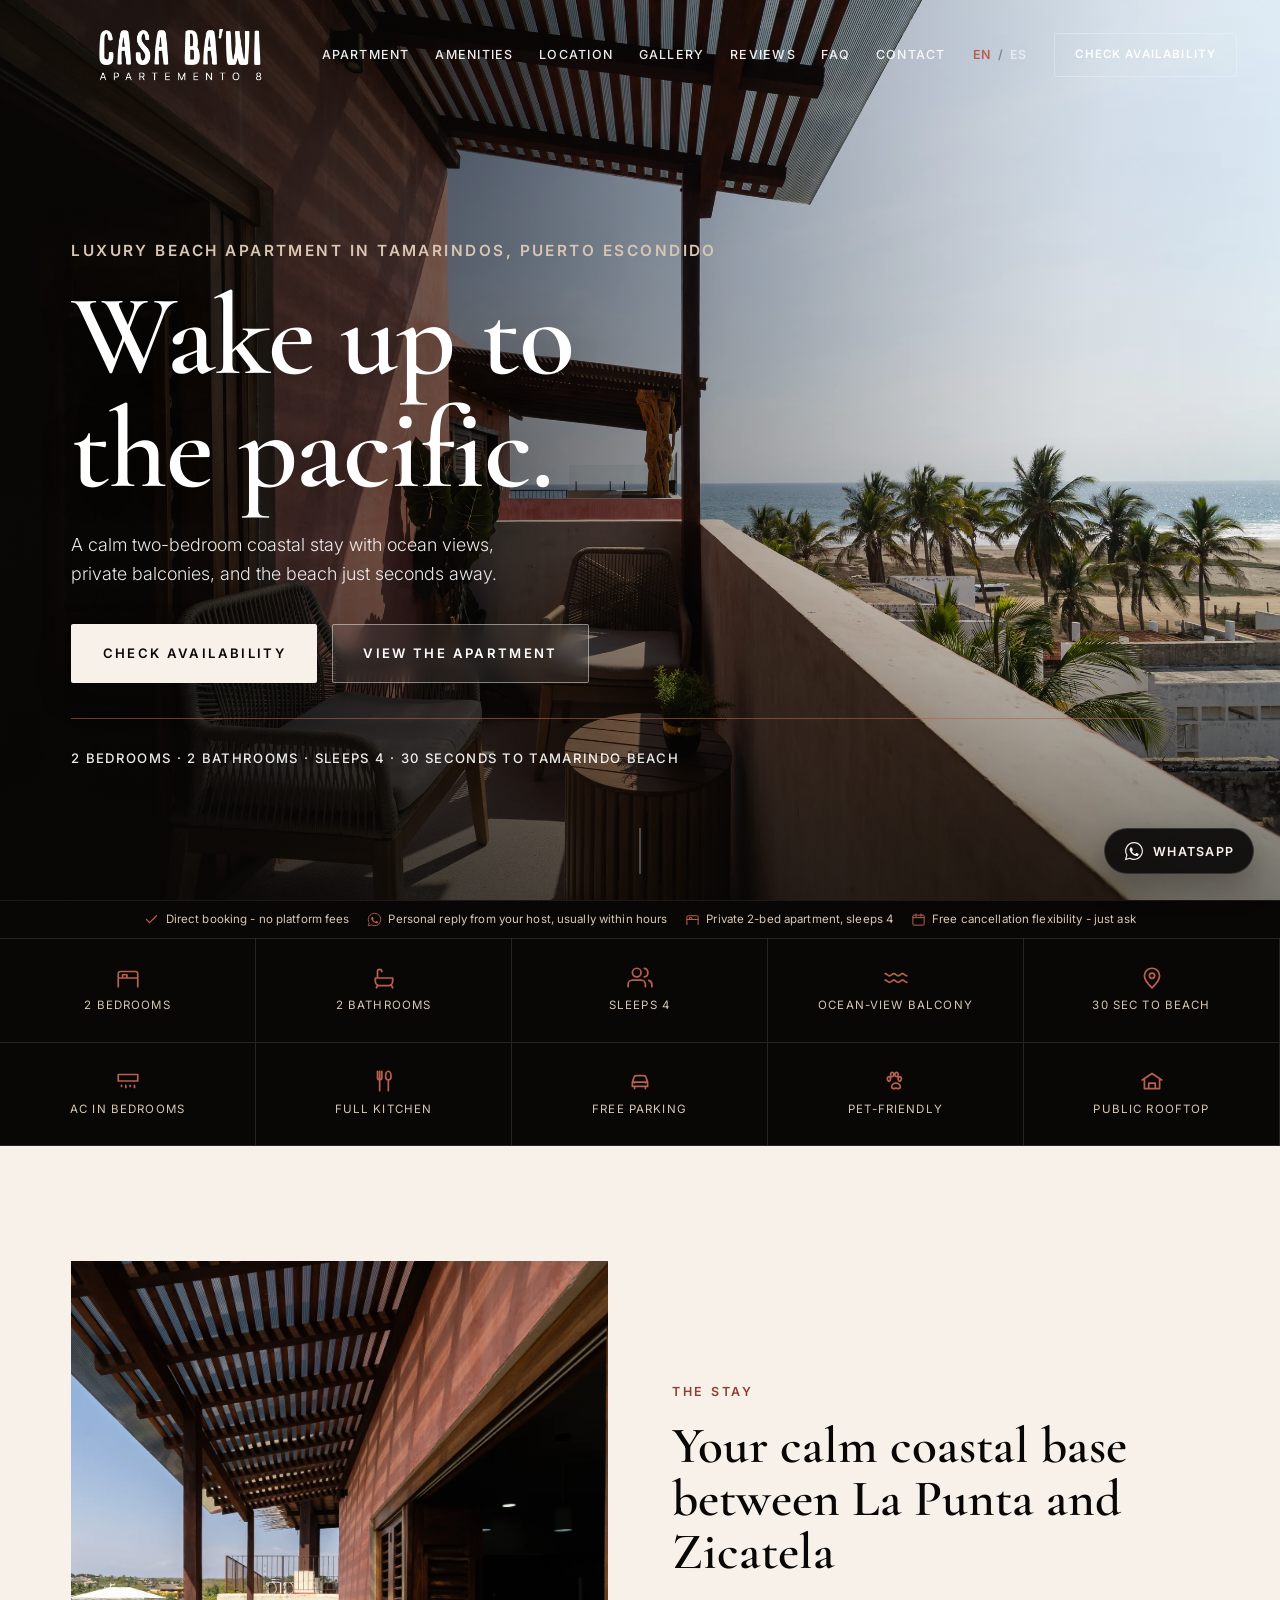
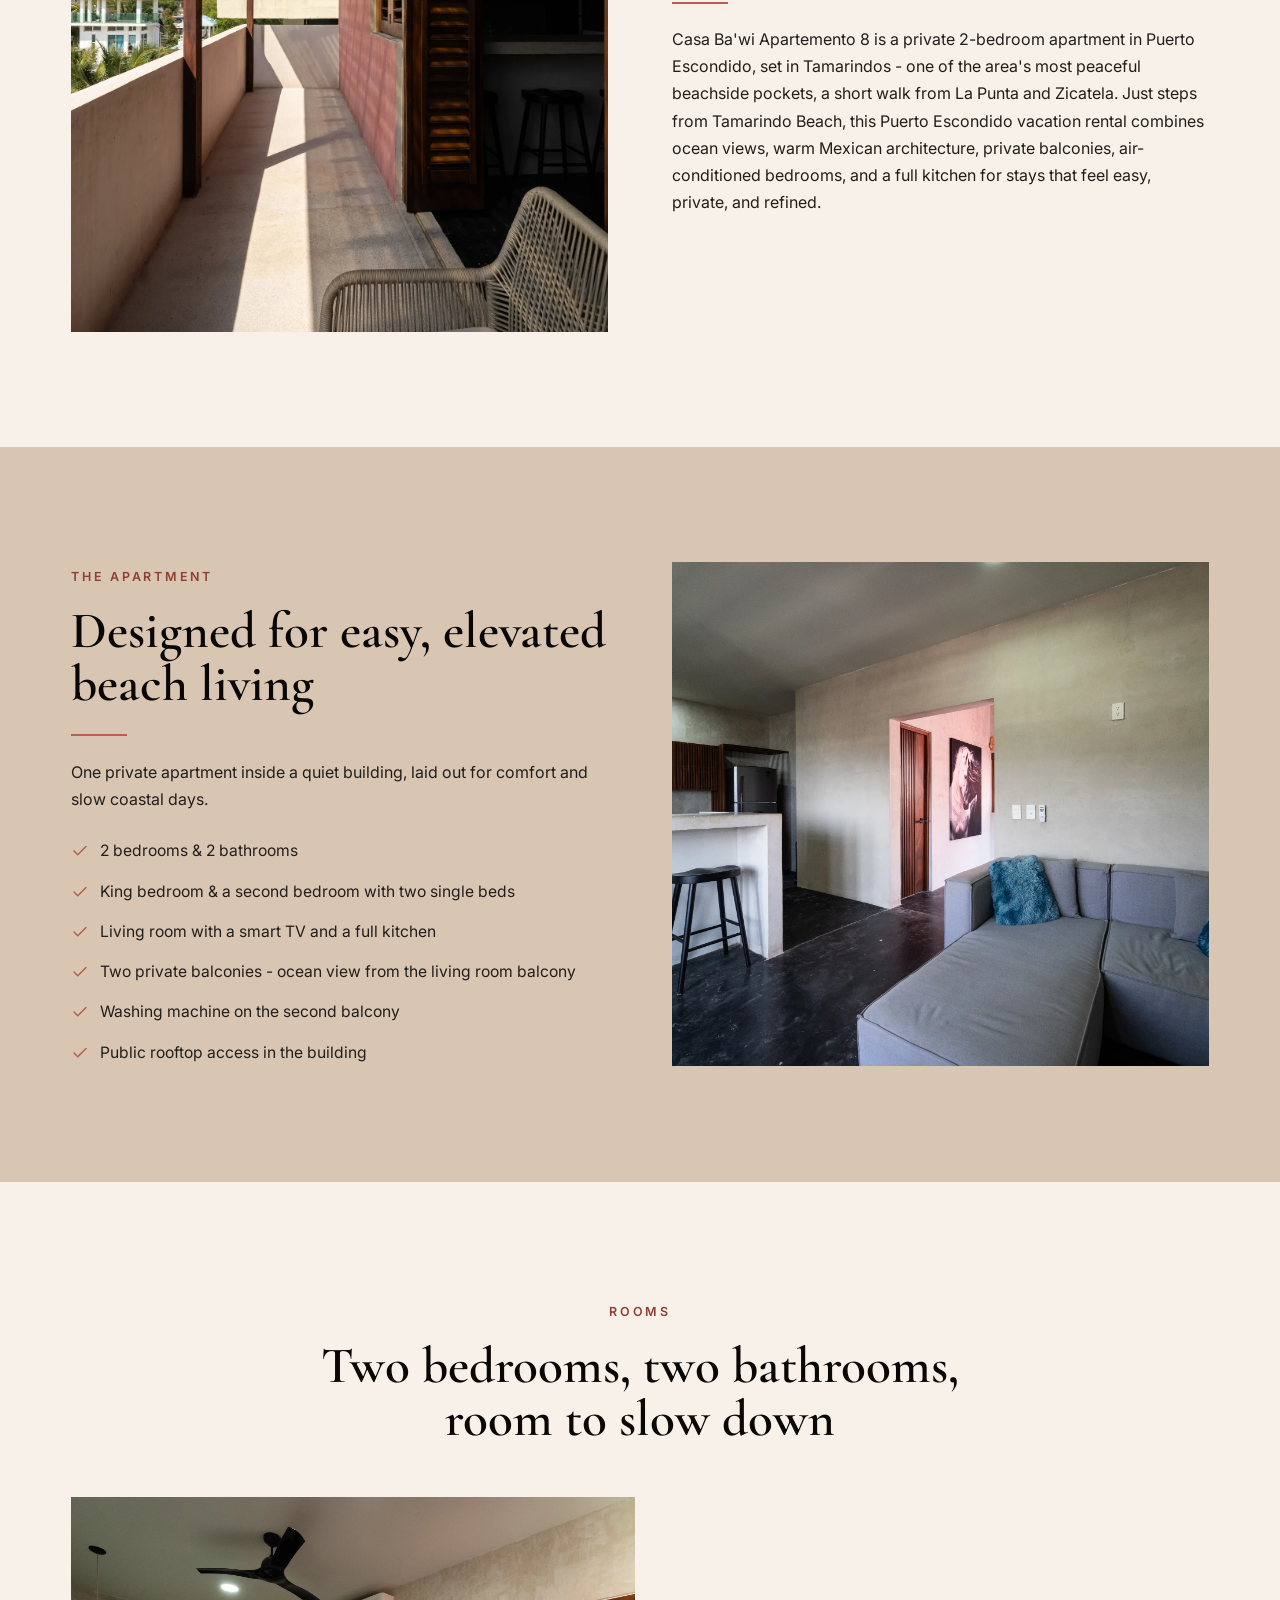
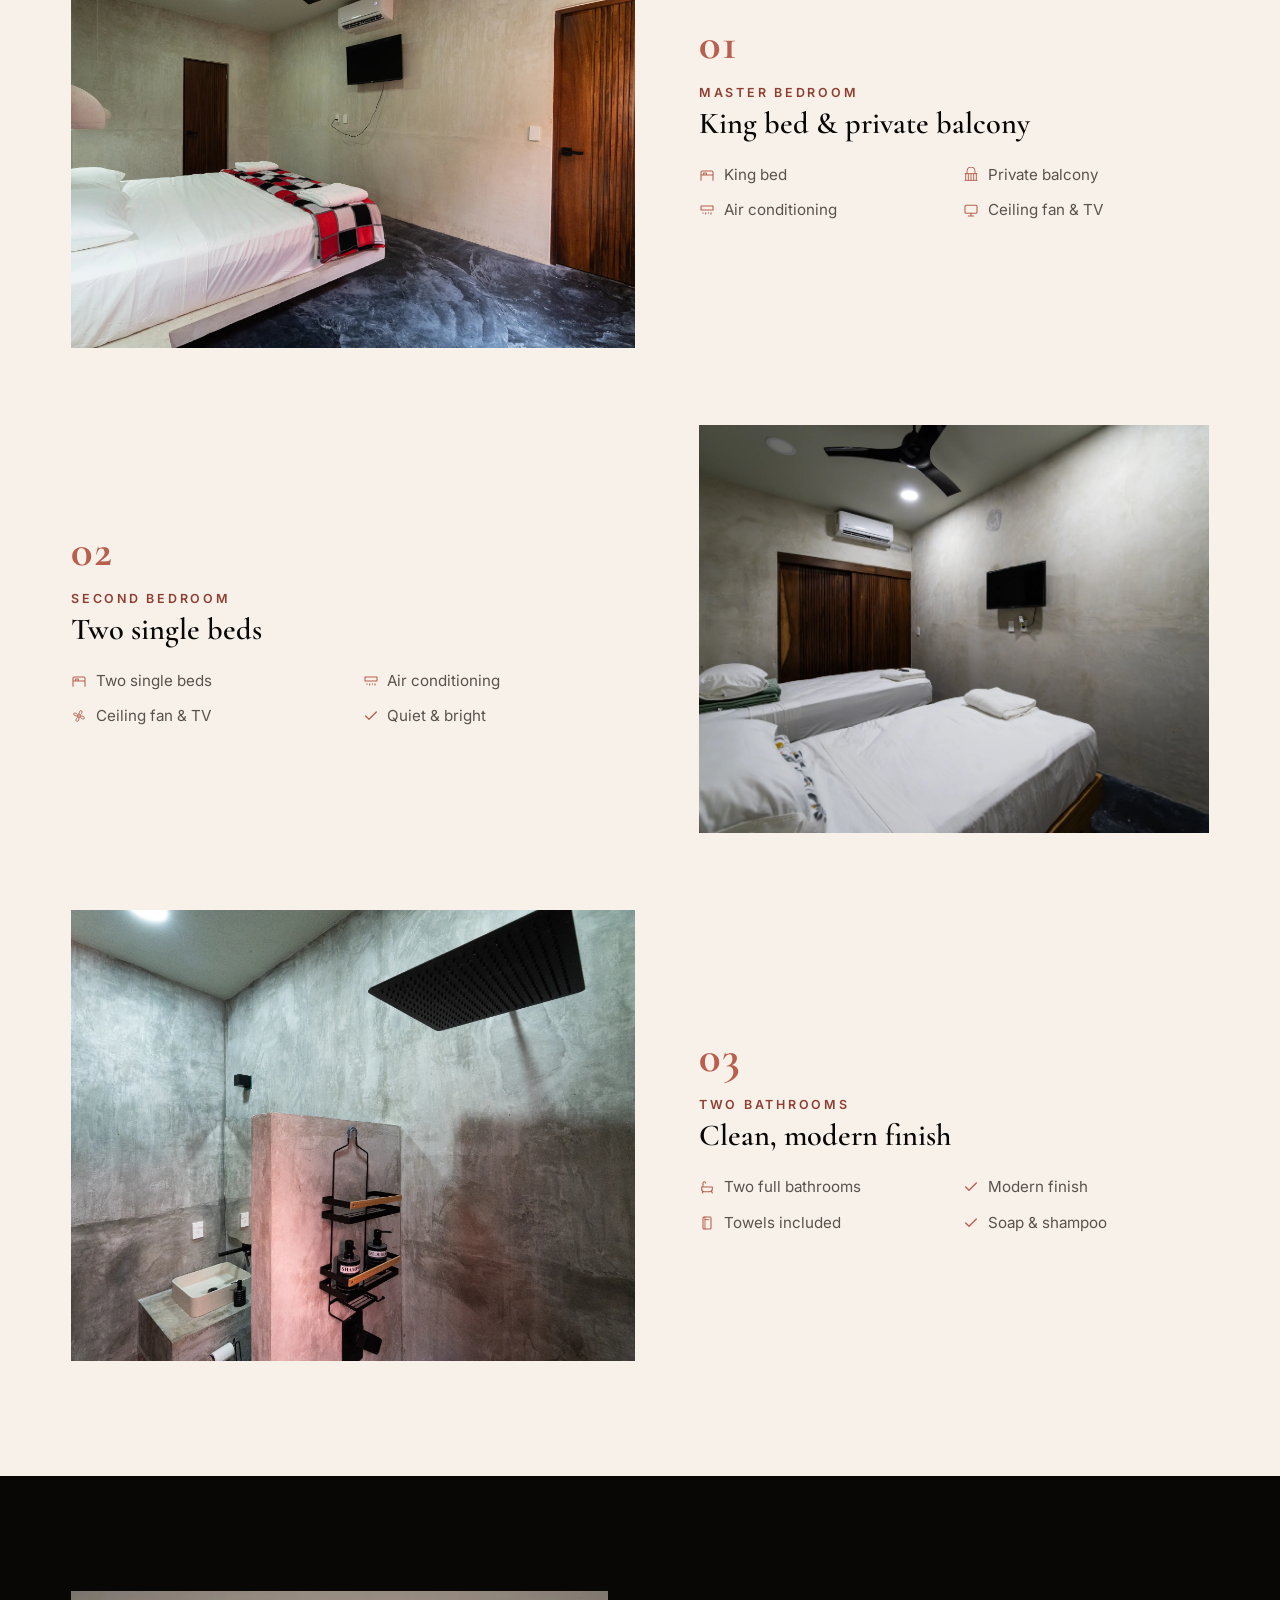
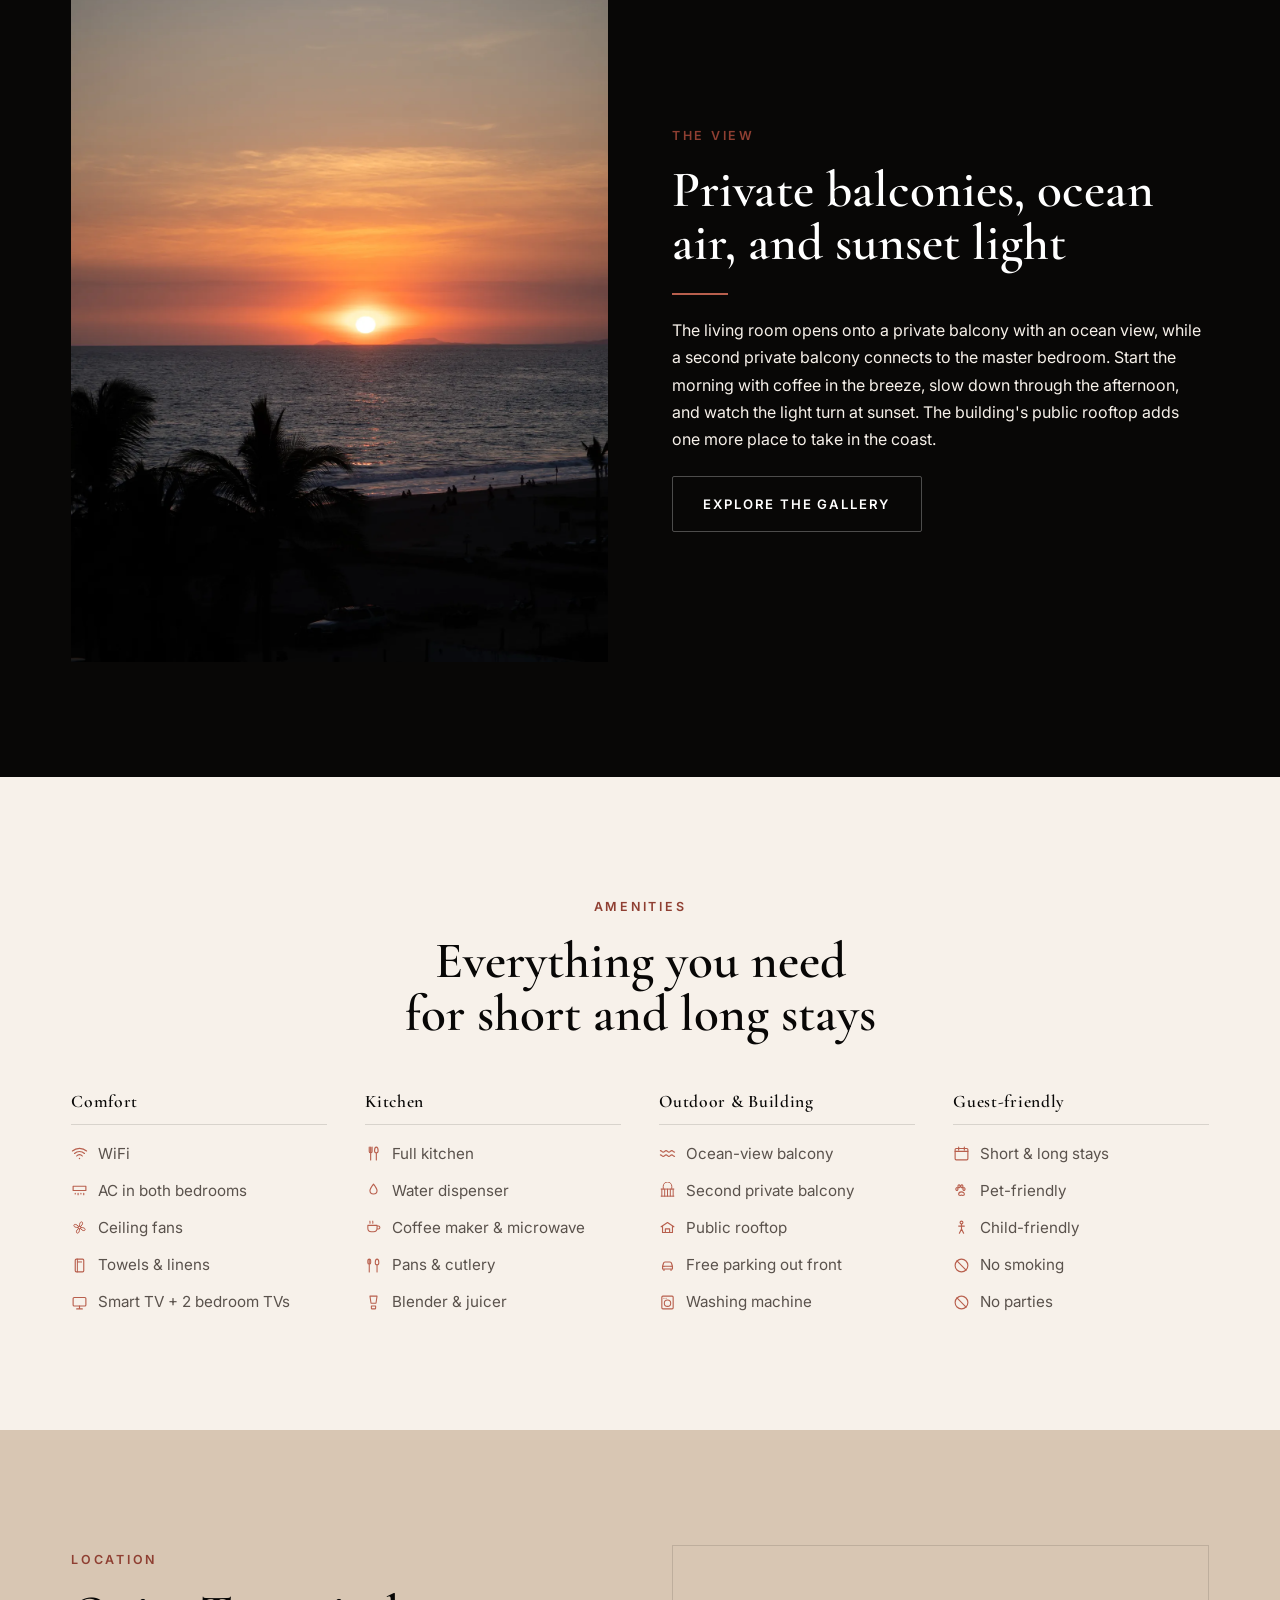
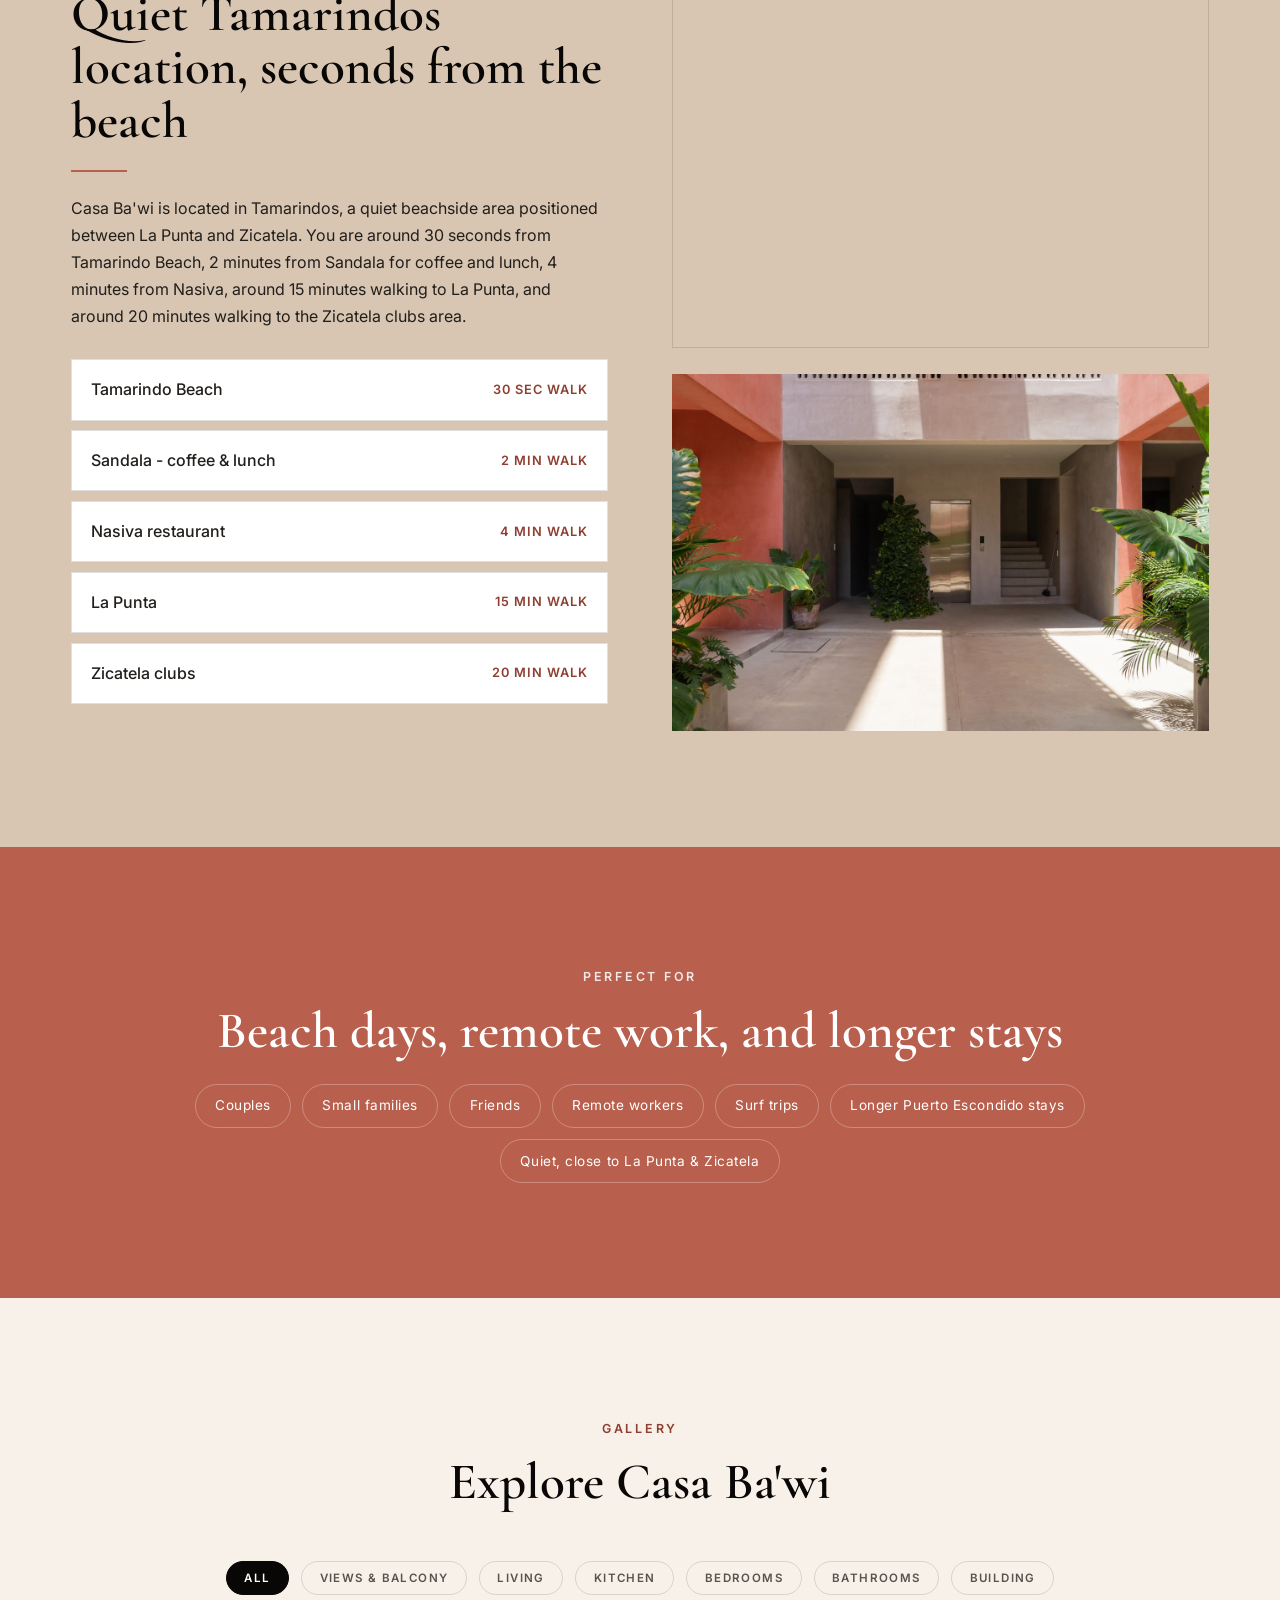
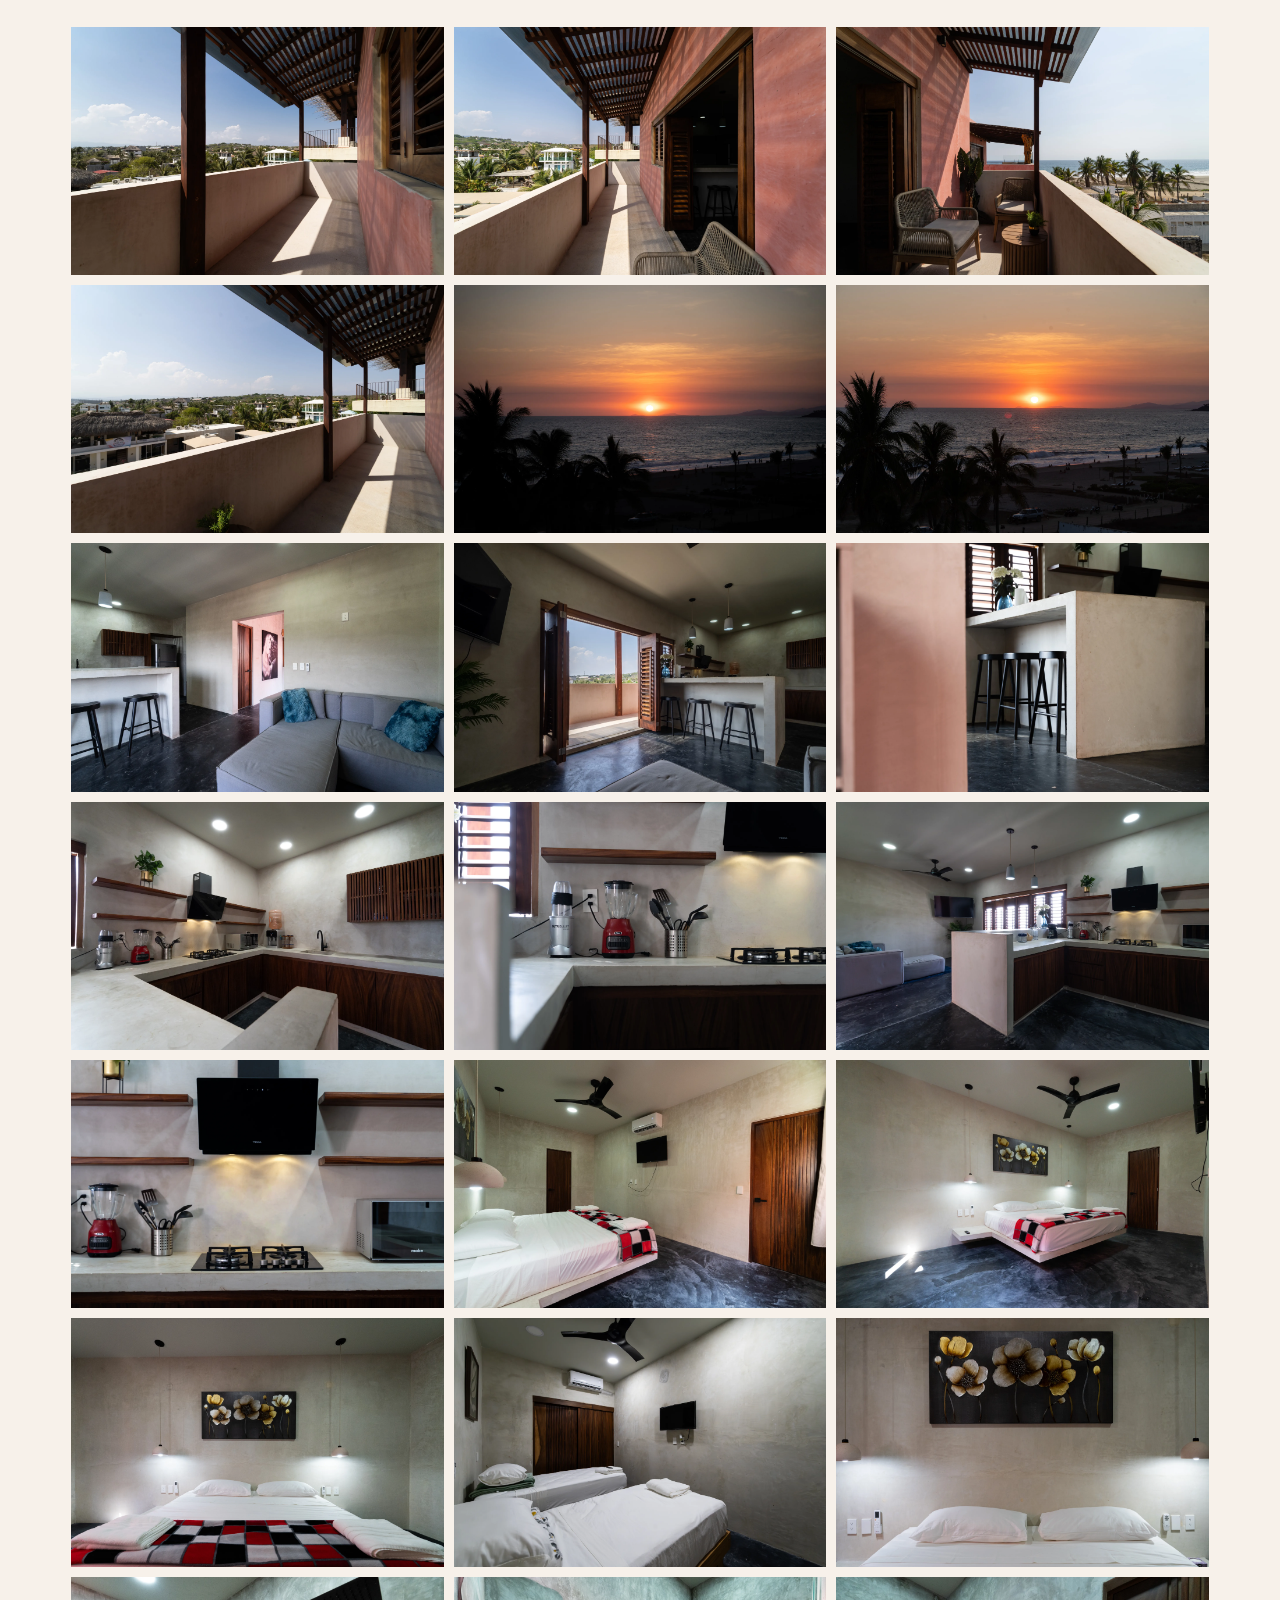
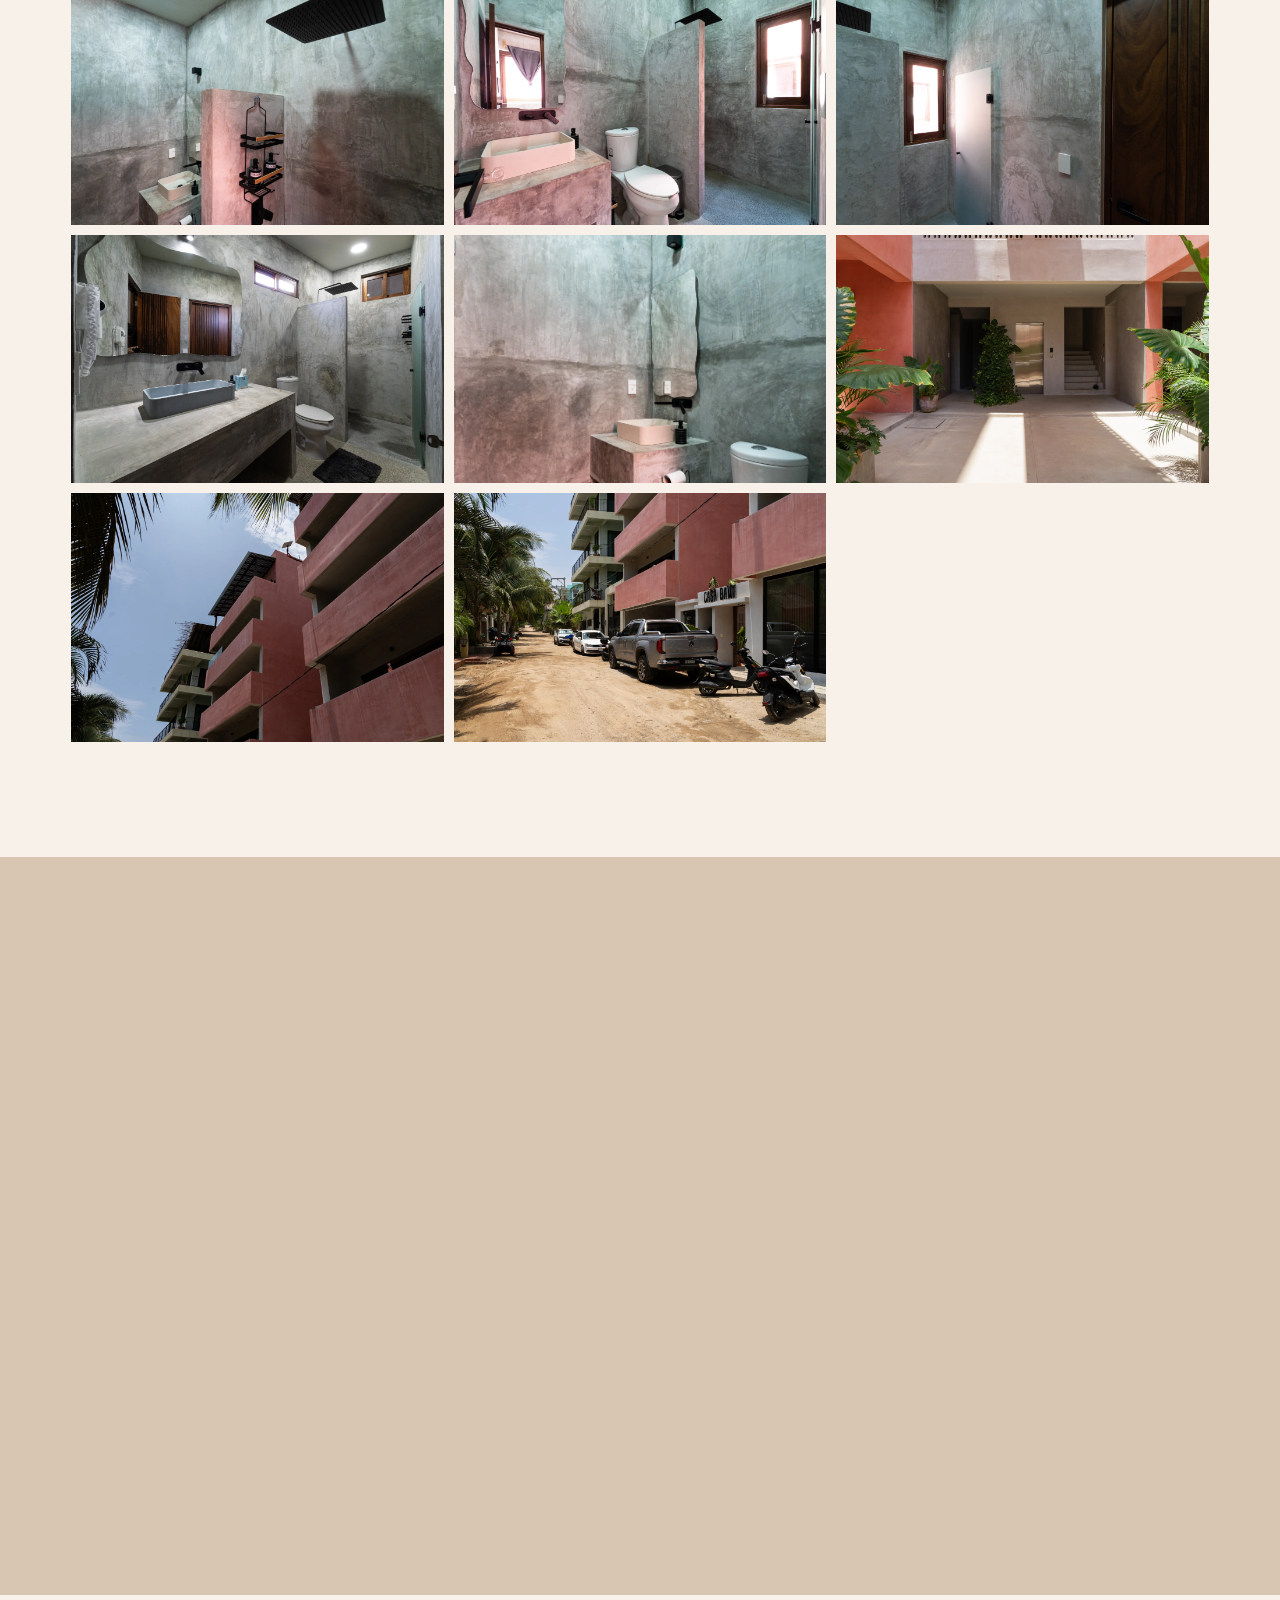
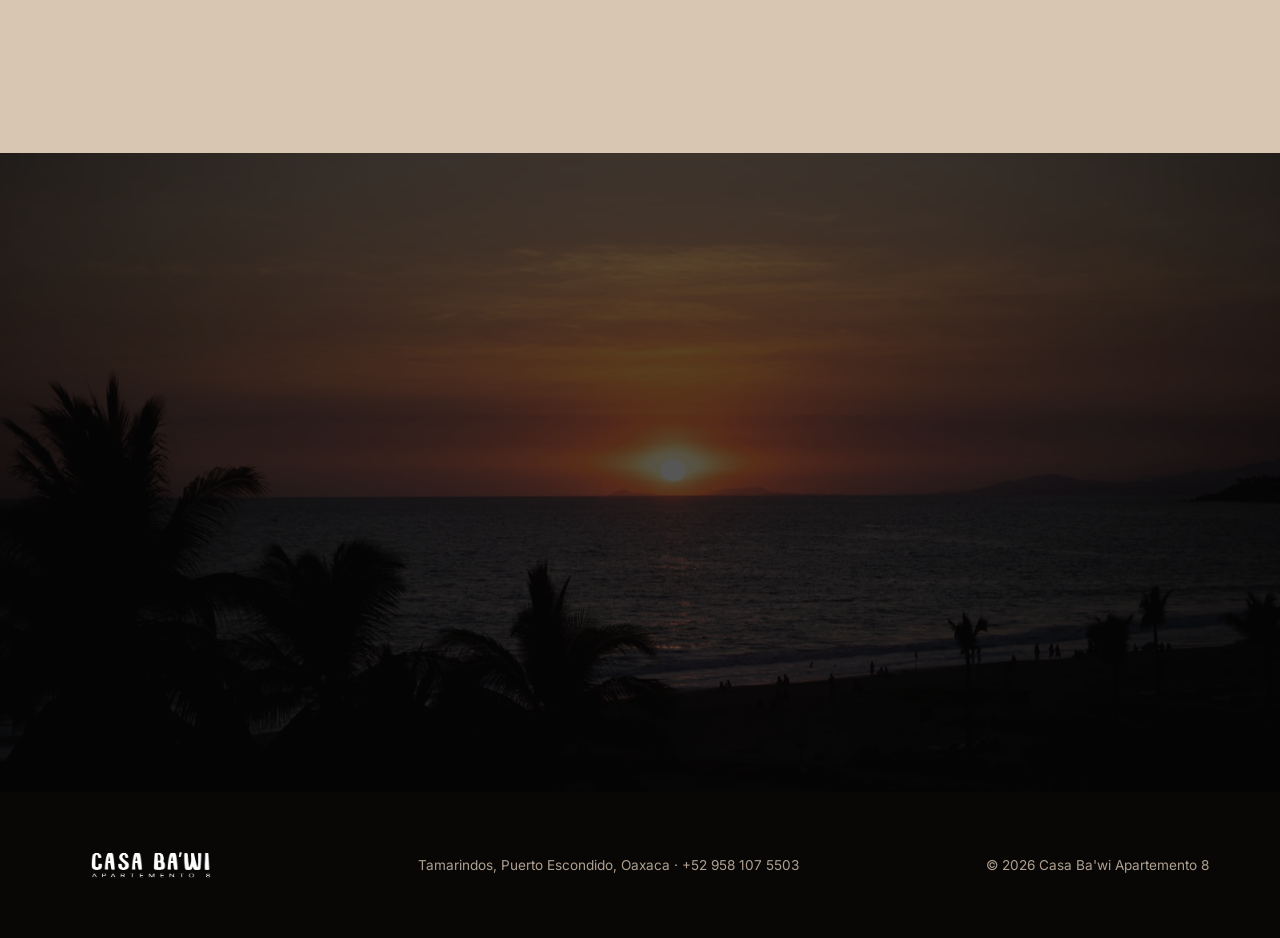
<file: index.html>
<!DOCTYPE html>
<html lang="en">
<head>
  <meta charset="UTF-8">
  <meta name="viewport" content="width=device-width, initial-scale=1.0">

  <title>Casa Ba'wi Apartemento 8 | Luxury Beach Apartment in Puerto Escondido</title>
  <meta name="description" content="Casa Ba'wi Apartemento 8 is a luxury 2-bedroom Puerto Escondido vacation rental in Tamarindos, near La Punta and Zicatela - ocean views, private balconies, AC, full kitchen, pet-friendly, WhatsApp booking.">

  <!-- Canonical + hreflang. SITE_URL also lives in js/config.js; if the domain
       changes, find-replace "https://casa-bawi-8.vercel.app" across the project. -->
  <link rel="canonical" href="https://casa-bawi-8.vercel.app/">
  <link rel="alternate" hreflang="en" href="https://casa-bawi-8.vercel.app/">
  <link rel="alternate" hreflang="es-MX" href="https://casa-bawi-8.vercel.app/es">
  <link rel="alternate" hreflang="x-default" href="https://casa-bawi-8.vercel.app/">

  <!-- Open Graph -->
  <meta property="og:type" content="website">
  <meta property="og:site_name" content="Casa Ba'wi Apartemento 8">
  <meta property="og:title" content="Casa Ba'wi Apartemento 8 | Luxury Beach Apartment in Puerto Escondido">
  <meta property="og:description" content="A luxury two-bedroom beach apartment in Tamarindos, Puerto Escondido - ocean views, private balconies, AC, and a full kitchen. Seconds from Tamarindo Beach.">
  <meta property="og:url" content="https://casa-bawi-8.vercel.app/">
  <meta property="og:image" content="https://casa-bawi-8.vercel.app/og-image.jpg">
  <meta property="og:image:width" content="1200">
  <meta property="og:image:height" content="630">
  <meta property="og:locale" content="en_US">
  <meta property="og:locale:alternate" content="es_MX">

  <!-- Twitter -->
  <meta name="twitter:card" content="summary_large_image">
  <meta name="twitter:title" content="Casa Ba'wi Apartemento 8 | Luxury Beach Apartment in Puerto Escondido">
  <meta name="twitter:description" content="A luxury two-bedroom beach apartment in Tamarindos, Puerto Escondido - ocean views, private balconies, and a full kitchen.">
  <meta name="twitter:image" content="https://casa-bawi-8.vercel.app/og-image.jpg">

  <!-- Icons -->
  <link rel="icon" href="/favicon.ico" sizes="any">
  <link rel="icon" type="image/png" href="/favicon.png">
  <link rel="apple-touch-icon" href="/apple-touch-icon.png">
  <meta name="theme-color" content="#080706">

  <!-- Preconnect fonts + preload hero -->
  <link rel="preconnect" href="https://fonts.googleapis.com">
  <link rel="preconnect" href="https://fonts.gstatic.com" crossorigin>
  <link rel="preload" as="image" href="photos/webp/DSC02287.webp">

  <link rel="stylesheet" href="css/style.css?v=31">

  <!-- ===== Structured data ===== -->
  <script type="application/ld+json">
  {
    "@context": "https://schema.org",
    "@type": "WebSite",
    "name": "Casa Ba'wi Apartemento 8",
    "url": "https://casa-bawi-8.vercel.app/",
    "inLanguage": ["en", "es-MX"]
  }
  </script>
  <script type="application/ld+json">
  {
    "@context": "https://schema.org",
    "@type": "WebPage",
    "name": "Casa Ba'wi Apartemento 8 | Luxury Beach Apartment in Puerto Escondido",
    "url": "https://casa-bawi-8.vercel.app/",
    "inLanguage": "en",
    "description": "A luxury two-bedroom beach apartment in Tamarindos, Puerto Escondido with ocean views, private balconies, AC, and a full kitchen."
  }
  </script>
  <script type="application/ld+json">
  {
    "@context": "https://schema.org",
    "@type": "BreadcrumbList",
    "itemListElement": [
      { "@type": "ListItem", "position": 1, "name": "Home", "item": "https://casa-bawi-8.vercel.app/" }
    ]
  }
  </script>
  <script type="application/ld+json">
  {
    "@context": "https://schema.org",
    "@type": ["LodgingBusiness", "VacationRental"],
    "name": "Casa Ba'wi Apartemento 8",
    "identifier": "casa-bawi-apartemento-8",
    "description": "Luxury two-bedroom beach apartment in Tamarindos, Puerto Escondido, Oaxaca - ocean views, private balconies, air-conditioned bedrooms, and a full kitchen, seconds from Tamarindo Beach.",
    "url": "https://casa-bawi-8.vercel.app/",
    "image": "https://casa-bawi-8.vercel.app/og-image.jpg",
    "telephone": "+529581075503",
    "petsAllowed": true,
    "smokingAllowed": false,
    "numberOfRooms": 2,
    "address": {
      "@type": "PostalAddress",
      "streetAddress": "Tamarindos",
      "addressLocality": "Puerto Escondido",
      "addressRegion": "Oaxaca",
      "addressCountry": "MX"
    },
    "amenityFeature": [
      { "@type": "LocationFeatureSpecification", "name": "Air conditioning", "value": true },
      { "@type": "LocationFeatureSpecification", "name": "WiFi", "value": true },
      { "@type": "LocationFeatureSpecification", "name": "Full kitchen", "value": true },
      { "@type": "LocationFeatureSpecification", "name": "Ocean-view balcony", "value": true },
      { "@type": "LocationFeatureSpecification", "name": "Free parking", "value": true },
      { "@type": "LocationFeatureSpecification", "name": "Washing machine", "value": true },
      { "@type": "LocationFeatureSpecification", "name": "Pet friendly", "value": true }
    ],
    "aggregateRating": {
      "@type": "AggregateRating",
      "ratingValue": "5.0",
      "reviewCount": 3,
      "bestRating": 5,
      "worstRating": 1
    },
    "review": [
      {
        "@type": "Review",
        "author": { "@type": "Person", "name": "Luca" },
        "reviewRating": { "@type": "Rating", "ratingValue": 5, "bestRating": 5 },
        "reviewBody": "Stayed three months with two friends and never wanted to leave. We worked remotely every day - fast WiFi, AC, and a kitchen that actually made long stays easy. Booking direct with the host was simple and personal. Easily the best base we could've asked for in Puerto."
      },
      {
        "@type": "Review",
        "author": { "@type": "Person", "name": "Anastasia" },
        "reviewRating": { "@type": "Rating", "ratingValue": 5, "bestRating": 5 },
        "reviewBody": "The apartment is even nicer than the photos. Calm, bright, beautifully finished, and those two balconies became our favourite spot. We'd sit out for every sunset. Three months here flew by."
      },
      {
        "@type": "Review",
        "author": { "@type": "Person", "name": "Charlotte" },
        "reviewRating": { "@type": "Rating", "ratingValue": 5, "bestRating": 5 },
        "reviewBody": "Perfect location - seconds from Tamarindo Beach and a quiet walk to La Punta. We came for a long stay and it was ideal: beach days, remote work, and balcony sunsets every evening. Would come back in a heartbeat."
      }
    ]
  }
  </script>
  <script type="application/ld+json">
  {
    "@context": "https://schema.org",
    "@type": "FAQPage",
    "mainEntity": [
      { "@type": "Question", "name": "How close is Casa Ba'wi to the beach?", "acceptedAnswer": { "@type": "Answer", "text": "Casa Ba'wi is around a 30 second walk from Tamarindo Beach." } },
      { "@type": "Question", "name": "How many guests can stay?", "acceptedAnswer": { "@type": "Answer", "text": "The apartment is designed for up to 4 guests, with one king bedroom and one bedroom with two small single beds." } },
      { "@type": "Question", "name": "Does the apartment have air conditioning?", "acceptedAnswer": { "@type": "Answer", "text": "Yes, both bedrooms have air conditioning. There are also ceiling fans in the living area and bedrooms." } },
      { "@type": "Question", "name": "Is there WiFi?", "acceptedAnswer": { "@type": "Answer", "text": "Yes, WiFi is available throughout the apartment." } },
      { "@type": "Question", "name": "Is there a kitchen?", "acceptedAnswer": { "@type": "Answer", "text": "Yes, Casa Ba'wi has a full kitchen with a water dispenser, coffee maker, microwave, pans, cutlery, blender, and juicer." } },
      { "@type": "Question", "name": "Is there parking?", "acceptedAnswer": { "@type": "Answer", "text": "Yes, free parking is available in front of the building." } },
      { "@type": "Question", "name": "Is Casa Ba'wi pet-friendly?", "acceptedAnswer": { "@type": "Answer", "text": "Yes, pets are allowed." } },
      { "@type": "Question", "name": "Is smoking or partying allowed?", "acceptedAnswer": { "@type": "Answer", "text": "No, Casa Ba'wi is a no-smoking apartment and parties are not allowed." } },
      { "@type": "Question", "name": "Is there a pool?", "acceptedAnswer": { "@type": "Answer", "text": "No, there is no pool. The beach is just around 30 seconds away." } },
      { "@type": "Question", "name": "How do I check availability?", "acceptedAnswer": { "@type": "Answer", "text": "Send a WhatsApp message with your dates and number of guests, and we will confirm availability and current rates." } }
    ]
  }
  </script>
</head>
<body>

  <!-- ===== Icon sprite ===== -->
  <svg width="0" height="0" style="position:absolute" aria-hidden="true" focusable="false"><defs>
    <symbol id="ic-check" viewBox="0 0 24 24"><path d="M20 6L9 17l-5-5" fill="none" stroke="currentColor" stroke-width="2" stroke-linecap="round" stroke-linejoin="round"/></symbol>
    <symbol id="ic-bed" viewBox="0 0 24 24"><path d="M3 18v-6h18v6M3 12V8a2 2 0 0 1 2-2h14a2 2 0 0 1 2 2v4M3 18v2M21 18v2M7 12V9h4v3" fill="none" stroke="currentColor" stroke-width="1.6" stroke-linecap="round" stroke-linejoin="round"/></symbol>
    <symbol id="ic-bath" viewBox="0 0 24 24"><path d="M4 12h16v3a4 4 0 0 1-4 4H8a4 4 0 0 1-4-4v-3zM6 12V6a2 2 0 0 1 2-2 2 2 0 0 1 2 2M6 19l-1 2M19 19l1 2" fill="none" stroke="currentColor" stroke-width="1.6" stroke-linecap="round" stroke-linejoin="round"/></symbol>
    <symbol id="ic-users" viewBox="0 0 24 24"><path d="M17 20v-2a4 4 0 0 0-4-4H5a4 4 0 0 0-4 4v2M9 11a4 4 0 1 0 0-8 4 4 0 0 0 0 8zM23 20v-2a4 4 0 0 0-3-3.87M16 3.13A4 4 0 0 1 16 11" fill="none" stroke="currentColor" stroke-width="1.6" stroke-linecap="round" stroke-linejoin="round"/></symbol>
    <symbol id="ic-wave" viewBox="0 0 24 24"><path d="M2 8c2 0 2 2 4 2s2-2 4-2 2 2 4 2 2-2 4-2 2 2 4 2M2 14c2 0 2 2 4 2s2-2 4-2 2 2 4 2 2-2 4-2 2 2 4 2" fill="none" stroke="currentColor" stroke-width="1.6" stroke-linecap="round" stroke-linejoin="round"/></symbol>
    <symbol id="ic-ac" viewBox="0 0 24 24"><path d="M3 6h18v6H3zM6 16v1M10 16v2M14 16v1M18 16v2" fill="none" stroke="currentColor" stroke-width="1.6" stroke-linecap="round" stroke-linejoin="round"/></symbol>
    <symbol id="ic-kitchen" viewBox="0 0 24 24"><path d="M6 3v6a2 2 0 0 0 4 0V3M8 3v18M16 3c-1.5 0-2.5 2-2.5 5 0 2 1 3 2.5 3s2.5-1 2.5-3c0-3-1-5-2.5-5zM16 11v10" fill="none" stroke="currentColor" stroke-width="1.6" stroke-linecap="round" stroke-linejoin="round"/></symbol>
    <symbol id="ic-car" viewBox="0 0 24 24"><path d="M5 13l1.5-4.5A2 2 0 0 1 8.4 7h7.2a2 2 0 0 1 1.9 1.5L19 13M5 13h14v4H5zM7 17v2M17 17v2M7 13.5h0M17 13.5h0" fill="none" stroke="currentColor" stroke-width="1.6" stroke-linecap="round" stroke-linejoin="round"/></symbol>
    <symbol id="ic-paw" viewBox="0 0 24 24"><path d="M12 14c-2.5 0-4 1.7-4 3.3 0 1.2 1 1.7 2 1.7.8 0 1.2-.4 2-.4s1.2.4 2 .4c1 0 2-.5 2-1.7 0-1.6-1.5-3.3-4-3.3zM7 10a1.5 2 0 1 0 0 .01M17 10a1.5 2 0 1 0 0 .01M10 6a1.5 2 0 1 0 0 .01M14 6a1.5 2 0 1 0 0 .01" fill="none" stroke="currentColor" stroke-width="1.6" stroke-linecap="round" stroke-linejoin="round"/></symbol>
    <symbol id="ic-roof" viewBox="0 0 24 24"><path d="M3 11l9-6 9 6M5 10v9h14v-9M9 19v-5h6v5" fill="none" stroke="currentColor" stroke-width="1.6" stroke-linecap="round" stroke-linejoin="round"/></symbol>
    <symbol id="ic-pin" viewBox="0 0 24 24"><path d="M12 21s7-6.3 7-11a7 7 0 1 0-14 0c0 4.7 7 11 7 11z" fill="none" stroke="currentColor" stroke-width="1.6" stroke-linejoin="round"/><circle cx="12" cy="10" r="2.4" fill="none" stroke="currentColor" stroke-width="1.6"/></symbol>
    <symbol id="ic-wa" viewBox="0 0 24 24"><path d="M12 2a10 10 0 0 0-8.6 15l-1.4 5 5.1-1.3A10 10 0 1 0 12 2z" fill="none" stroke="currentColor" stroke-width="1.4"/><path d="M8.5 7.5c-.3 0-.7.1-.9.5-.3.4-.9 1-.9 2.3s1 2.7 1.1 2.9c.1.2 1.9 3 4.7 4.1 2.3.9 2.8.7 3.3.7.5-.1 1.5-.6 1.7-1.2.2-.6.2-1.1.1-1.2-.1-.1-.3-.2-.6-.4-.3-.2-1.5-.8-1.8-.8-.2-.1-.4-.1-.6.1-.2.3-.7.8-.8 1-.2.2-.3.2-.6.1-.3-.2-1.1-.4-2.1-1.3-.8-.7-1.3-1.5-1.4-1.8-.2-.3 0-.4.1-.6l.4-.5c.2-.2.2-.3.3-.5.1-.2.1-.4 0-.5 0-.2-.6-1.5-.8-2-.2-.5-.4-.4-.6-.4z" fill="currentColor"/></symbol>
    <symbol id="ic-wifi" viewBox="0 0 24 24"><path d="M2 8.5a15 15 0 0 1 20 0M5 12a10 10 0 0 1 14 0M8 15.5a5 5 0 0 1 8 0" fill="none" stroke="currentColor" stroke-width="1.6" stroke-linecap="round"/><circle cx="12" cy="19" r="1" fill="currentColor"/></symbol>
    <symbol id="ic-tv" viewBox="0 0 24 24"><rect x="3" y="5" width="18" height="12" rx="1.5" fill="none" stroke="currentColor" stroke-width="1.6"/><path d="M8 21h8M12 17v4" stroke="currentColor" stroke-width="1.6" stroke-linecap="round"/></symbol>
    <symbol id="ic-fan" viewBox="0 0 24 24"><circle cx="12" cy="12" r="2" fill="none" stroke="currentColor" stroke-width="1.6"/><path d="M12 10c0-4 1-6 3-6s2 4-1 6M14 12c4 0 6 1 6 3s-4 2-6-1M12 14c0 4-1 6-3 6s-2-4 1-6M10 12c-4 0-6-1-6-3s4-2 6 1" fill="none" stroke="currentColor" stroke-width="1.4" stroke-linejoin="round"/></symbol>
    <symbol id="ic-towel" viewBox="0 0 24 24"><rect x="6" y="3" width="12" height="18" rx="1.5" fill="none" stroke="currentColor" stroke-width="1.6"/><path d="M9 3v18M9 7h6" stroke="currentColor" stroke-width="1.4" stroke-linecap="round"/></symbol>
    <symbol id="ic-water" viewBox="0 0 24 24"><path d="M12 3c3 4 5 6.5 5 9a5 5 0 0 1-10 0c0-2.5 2-5 5-9z" fill="none" stroke="currentColor" stroke-width="1.6" stroke-linejoin="round"/></symbol>
    <symbol id="ic-coffee" viewBox="0 0 24 24"><path d="M4 9h13v4a5 5 0 0 1-5 5H9a5 5 0 0 1-5-5V9zM17 10h2a2 2 0 0 1 0 4h-2M7 3c-.5 1 .5 2 0 3M11 3c-.5 1 .5 2 0 3" fill="none" stroke="currentColor" stroke-width="1.5" stroke-linecap="round" stroke-linejoin="round"/></symbol>
    <symbol id="ic-utensils" viewBox="0 0 24 24"><path d="M6 3v8M6 3a2 2 0 0 1 2 2v3a2 2 0 0 1-4 0V5a2 2 0 0 1 2-2zM6 11v10M17 3c-1.5 0-2.5 2-2.5 5 0 2 1 3 2.5 3s2.5-1 2.5-3c0-3-1-5-2.5-5zM17 11v10" fill="none" stroke="currentColor" stroke-width="1.5" stroke-linecap="round" stroke-linejoin="round"/></symbol>
    <symbol id="ic-blender" viewBox="0 0 24 24"><path d="M7 3h10l-1.5 10h-7L7 3zM9 17h6v3a1 1 0 0 1-1 1h-4a1 1 0 0 1-1-1v-3zM9 13h6" fill="none" stroke="currentColor" stroke-width="1.5" stroke-linejoin="round"/></symbol>
    <symbol id="ic-balcony" viewBox="0 0 24 24"><path d="M3 10h18M4 10v10M20 10v10M8 10v10M12 10v10M16 10v10M3 20h18M6 10V6a6 6 0 0 1 12 0v4" fill="none" stroke="currentColor" stroke-width="1.4" stroke-linecap="round"/></symbol>
    <symbol id="ic-washer" viewBox="0 0 24 24"><rect x="4" y="3" width="16" height="18" rx="1.5" fill="none" stroke="currentColor" stroke-width="1.6"/><circle cx="12" cy="13" r="4.5" fill="none" stroke="currentColor" stroke-width="1.5"/><path d="M7 6h.01M10 6h.01" stroke="currentColor" stroke-width="1.6" stroke-linecap="round"/></symbol>
    <symbol id="ic-calendar" viewBox="0 0 24 24"><rect x="3" y="5" width="18" height="16" rx="1.5" fill="none" stroke="currentColor" stroke-width="1.6"/><path d="M3 9h18M8 3v4M16 3v4" stroke="currentColor" stroke-width="1.6" stroke-linecap="round"/></symbol>
    <symbol id="ic-child" viewBox="0 0 24 24"><circle cx="12" cy="5" r="2" fill="none" stroke="currentColor" stroke-width="1.6"/><path d="M12 7v7M8 10h8M12 14l-3 6M12 14l3 6" fill="none" stroke="currentColor" stroke-width="1.6" stroke-linecap="round" stroke-linejoin="round"/></symbol>
    <symbol id="ic-ban" viewBox="0 0 24 24"><circle cx="12" cy="12" r="9" fill="none" stroke="currentColor" stroke-width="1.6"/><path d="M5.6 5.6l12.8 12.8" stroke="currentColor" stroke-width="1.6" stroke-linecap="round"/></symbol>
    <symbol id="ic-star" viewBox="0 0 24 24"><path d="M12 2.2l2.9 6.2 6.8.7-5.1 4.6 1.5 6.7L12 17.7 5.9 20.4l1.5-6.7L2.3 9.1l6.8-.7z" fill="currentColor"/></symbol>
  </defs></svg>

  <!-- ===== Header ===== -->
  <header class="header">
    <div class="header__inner">
      <a class="header__logo" href="/" aria-label="Casa Ba'wi Apartemento 8 - home">
        <img class="logo--white" src="photos/casabawilogowhite.png" alt="Casa Ba'wi Apartemento 8" width="180" height="38">
        <img class="logo--black" src="photos/casabawilogoblack.png" alt="Casa Ba'wi Apartemento 8" width="180" height="38">
      </a>
      <nav class="nav" aria-label="Primary">
        <div class="nav__links">
          <a href="#apartment">Apartment</a>
          <a href="#amenities">Amenities</a>
          <a href="#location">Location</a>
          <a href="#gallery">Gallery</a>
          <a href="#reviews">Reviews</a>
          <a href="#faq">FAQ</a>
          <a href="#contact">Contact</a>
        </div>
        <div class="lang" aria-label="Language">
          <a href="/" aria-current="true" hreflang="en">EN</a><span>/</span><a href="/es" hreflang="es-MX">ES</a>
        </div>
        <a class="btn btn--outline-light btn--cta" href="#contact" data-modal-open>Check Availability</a>
        <button class="burger" aria-label="Open menu" aria-expanded="false"><span></span><span></span><span></span></button>
      </nav>
    </div>
  </header>

  <!-- ===== Mobile nav ===== -->
  <div class="mobile-nav" id="mobile-nav">
    <a href="#apartment">Apartment</a>
    <a href="#amenities">Amenities</a>
    <a href="#location">Location</a>
    <a href="#gallery">Gallery</a>
    <a href="#reviews">Reviews</a>
    <a href="#faq">FAQ</a>
    <a href="#contact">Contact</a>
    <div class="lang"><a href="/" aria-current="true">EN</a><span>/</span><a href="/es">ES</a></div>
    <a class="btn btn--light" href="#contact" data-modal-open>Check Availability</a>
  </div>

  <!-- ===== Hero ===== -->
  <section class="hero" id="top">
    <div class="hero__bg" style="background-image:url('photos/webp/DSC02287.webp')"></div>
    <div class="hero__inner">
      <div class="hero__content">
        <h1 class="hero__kicker">Luxury Beach Apartment in Tamarindos, Puerto Escondido</h1>
        <p class="hero__slogan">Wake up to<br>the Pacific.</p>
        <p class="hero__sub">A calm two-bedroom coastal stay with ocean views, private balconies, and the beach just seconds away.</p>
        <div class="hero__cta">
          <a class="btn btn--light" href="#contact" data-modal-open>Check Availability</a>
          <a class="btn btn--glass" href="#gallery">View the Apartment</a>
        </div>
        <p class="hero__trust">2 bedrooms &middot; 2 bathrooms &middot; Sleeps 4 &middot; 30 seconds to Tamarindo Beach</p>
      </div>
    </div>
    <span class="hero__scroll" aria-hidden="true"></span>
  </section>

  <!-- ===== Why book direct strip ===== -->
  <section class="perks" aria-label="Why book direct">
    <div class="container perks__inner">
      <div class="perk"><svg><use href="#ic-check"/></svg><span>Direct booking - no platform fees</span></div>
      <div class="perk"><svg><use href="#ic-wa"/></svg><span>Personal reply from your host, usually within hours</span></div>
      <div class="perk"><svg><use href="#ic-bed"/></svg><span>Private 2-bed apartment, sleeps 4</span></div>
      <div class="perk"><svg><use href="#ic-calendar"/></svg><span>Free cancellation flexibility - just ask</span></div>
    </div>
  </section>

  <!-- ===== Quick facts ===== -->
  <section class="facts" aria-label="At a glance">
    <div class="facts__grid">
      <div class="fact"><svg><use href="#ic-bed"/></svg><span>2 Bedrooms</span></div>
      <div class="fact"><svg><use href="#ic-bath"/></svg><span>2 Bathrooms</span></div>
      <div class="fact"><svg><use href="#ic-users"/></svg><span>Sleeps 4</span></div>
      <div class="fact"><svg><use href="#ic-wave"/></svg><span>Ocean-view balcony</span></div>
      <div class="fact"><svg><use href="#ic-pin"/></svg><span>30 sec to beach</span></div>
      <div class="fact"><svg><use href="#ic-ac"/></svg><span>AC in bedrooms</span></div>
      <div class="fact"><svg><use href="#ic-kitchen"/></svg><span>Full kitchen</span></div>
      <div class="fact"><svg><use href="#ic-car"/></svg><span>Free parking</span></div>
      <div class="fact"><svg><use href="#ic-paw"/></svg><span>Pet-friendly</span></div>
      <div class="fact"><svg><use href="#ic-roof"/></svg><span>Public rooftop</span></div>
    </div>
  </section>

  <!-- ===== Intro ===== -->
  <section class="section section--cream" id="apartment">
    <div class="container">
      <div class="split fade-up">
        <div class="split__media"><img src="photos/webp/DSC02276.webp" alt="Pergola terrace with ocean view at Casa Ba'wi Apartemento 8 in Tamarindos, Puerto Escondido" width="1000" height="1250" loading="lazy"></div>
        <div class="split__body">
          <p class="eyebrow">The Stay</p>
          <h2>Your calm coastal base between La Punta and Zicatela</h2>
          <hr class="rule">
          <p>Casa Ba'wi Apartemento 8 is a private 2-bedroom apartment in Puerto Escondido, set in Tamarindos - one of the area's most peaceful beachside pockets, a short walk from La Punta and Zicatela. Just steps from Tamarindo Beach, this Puerto Escondido vacation rental combines ocean views, warm Mexican architecture, private balconies, air-conditioned bedrooms, and a full kitchen for stays that feel easy, private, and refined.</p>
        </div>
      </div>
    </div>
  </section>

  <!-- ===== The apartment ===== -->
  <section class="section section--sand">
    <div class="container">
      <div class="split split--reverse split--stretch fade-up">
        <div class="split__media"><img src="photos/webp/DSC02253.webp" alt="Open living room and kitchen with ocean light at Casa Ba'wi Apartemento 8" width="1200" height="900" loading="lazy"></div>
        <div class="split__body">
          <p class="eyebrow">The Apartment</p>
          <h2>Designed for easy, elevated beach living</h2>
          <hr class="rule">
          <p>One private apartment inside a quiet building, laid out for comfort and slow coastal days.</p>
          <ul class="featurelist">
            <li><svg><use href="#ic-check"/></svg>2 bedrooms &amp; 2 bathrooms</li>
            <li><svg><use href="#ic-check"/></svg>King bedroom &amp; a second bedroom with two single beds</li>
            <li><svg><use href="#ic-check"/></svg>Living room with a smart TV and a full kitchen</li>
            <li><svg><use href="#ic-check"/></svg>Two private balconies - ocean view from the living room balcony</li>
            <li><svg><use href="#ic-check"/></svg>Washing machine on the second balcony</li>
            <li><svg><use href="#ic-check"/></svg>Public rooftop access in the building</li>
          </ul>
        </div>
      </div>
    </div>
  </section>

  <!-- ===== Bedrooms & bathrooms ===== -->
  <section class="section section--cream">
    <div class="container">
      <div class="section__head text-center fade-up">
        <p class="eyebrow">Rooms</p>
        <h2>Two bedrooms, two bathrooms,<br>room to slow down</h2>
      </div>
      <div class="rooms">
        <article class="room fade-up">
          <div class="room__media"><img src="photos/webp/DSC02054.webp" alt="King master bedroom with ceiling fan at Casa Ba'wi Apartemento 8, Puerto Escondido" width="1100" height="880" loading="lazy"></div>
          <div class="room__body">
            <span class="room__num">01</span>
            <p class="eyebrow">Master Bedroom</p>
            <h3>King bed &amp; private balcony</h3>
            <ul class="room__list">
              <li><svg><use href="#ic-bed"/></svg>King bed</li>
              <li><svg><use href="#ic-balcony"/></svg>Private balcony</li>
              <li><svg><use href="#ic-ac"/></svg>Air conditioning</li>
              <li><svg><use href="#ic-tv"/></svg>Ceiling fan &amp; TV</li>
            </ul>
          </div>
        </article>
        <article class="room fade-up">
          <div class="room__media"><img src="photos/webp/DSC02084.webp" alt="Second bedroom with two single beds, air conditioning and ceiling fan at Casa Ba'wi" width="1100" height="880" loading="lazy"></div>
          <div class="room__body">
            <span class="room__num">02</span>
            <p class="eyebrow">Second Bedroom</p>
            <h3>Two single beds</h3>
            <ul class="room__list">
              <li><svg><use href="#ic-bed"/></svg>Two single beds</li>
              <li><svg><use href="#ic-ac"/></svg>Air conditioning</li>
              <li><svg><use href="#ic-fan"/></svg>Ceiling fan &amp; TV</li>
              <li><svg><use href="#ic-check"/></svg>Quiet &amp; bright</li>
            </ul>
          </div>
        </article>
        <article class="room fade-up">
          <div class="room__media"><img src="photos/webp/DSC02305.webp" alt="Modern bathroom with terracotta wall and tropical plant at Casa Ba'wi Puerto Escondido" width="1100" height="880" loading="lazy"></div>
          <div class="room__body">
            <span class="room__num">03</span>
            <p class="eyebrow">Two Bathrooms</p>
            <h3>Clean, modern finish</h3>
            <ul class="room__list">
              <li><svg><use href="#ic-bath"/></svg>Two full bathrooms</li>
              <li><svg><use href="#ic-check"/></svg>Modern finish</li>
              <li><svg><use href="#ic-towel"/></svg>Towels included</li>
              <li><svg><use href="#ic-check"/></svg>Soap &amp; shampoo</li>
            </ul>
          </div>
        </article>
      </div>
    </div>
  </section>

  <!-- ===== Balconies / ocean / rooftop ===== -->
  <section class="section section--dark">
    <div class="container">
      <div class="split fade-up">
        <div class="split__media"><img src="photos/webp/DSC02115.webp" alt="Sunset over the ocean seen from Casa Ba'wi near Tamarindo Beach" width="1200" height="900" loading="lazy"></div>
        <div class="split__body">
          <p class="eyebrow">The View</p>
          <h2>Private balconies, ocean air, and sunset light</h2>
          <hr class="rule">
          <p>The living room opens onto a private balcony with an ocean view, while a second private balcony connects to the master bedroom. Start the morning with coffee in the breeze, slow down through the afternoon, and watch the light turn at sunset. The building's public rooftop adds one more place to take in the coast.</p>
          <p style="margin-top:1.4rem"><a class="btn btn--outline-light" href="#gallery">Explore the gallery</a></p>
        </div>
      </div>
    </div>
  </section>

  <!-- ===== Amenities ===== -->
  <section class="section section--cream" id="amenities">
    <div class="container">
      <div class="section__head text-center fade-up">
        <p class="eyebrow">Amenities</p>
        <h2>Everything you need<br>for short and long stays</h2>
      </div>
      <div class="amenities__grid fade-up">
        <div class="amenity-group">
          <h3>Comfort</h3>
          <ul>
            <li><svg><use href="#ic-wifi"/></svg>WiFi</li>
            <li><svg><use href="#ic-ac"/></svg>AC in both bedrooms</li>
            <li><svg><use href="#ic-fan"/></svg>Ceiling fans</li>
            <li><svg><use href="#ic-towel"/></svg>Towels &amp; linens</li>
            <li><svg><use href="#ic-tv"/></svg>Smart TV + 2 bedroom TVs</li>
          </ul>
        </div>
        <div class="amenity-group">
          <h3>Kitchen</h3>
          <ul>
            <li><svg><use href="#ic-kitchen"/></svg>Full kitchen</li>
            <li><svg><use href="#ic-water"/></svg>Water dispenser</li>
            <li><svg><use href="#ic-coffee"/></svg>Coffee maker &amp; microwave</li>
            <li><svg><use href="#ic-utensils"/></svg>Pans &amp; cutlery</li>
            <li><svg><use href="#ic-blender"/></svg>Blender &amp; juicer</li>
          </ul>
        </div>
        <div class="amenity-group">
          <h3>Outdoor &amp; Building</h3>
          <ul>
            <li><svg><use href="#ic-wave"/></svg>Ocean-view balcony</li>
            <li><svg><use href="#ic-balcony"/></svg>Second private balcony</li>
            <li><svg><use href="#ic-roof"/></svg>Public rooftop</li>
            <li><svg><use href="#ic-car"/></svg>Free parking out front</li>
            <li><svg><use href="#ic-washer"/></svg>Washing machine</li>
          </ul>
        </div>
        <div class="amenity-group">
          <h3>Guest-friendly</h3>
          <ul>
            <li><svg><use href="#ic-calendar"/></svg>Short &amp; long stays</li>
            <li><svg><use href="#ic-paw"/></svg>Pet-friendly</li>
            <li><svg><use href="#ic-child"/></svg>Child-friendly</li>
            <li><svg><use href="#ic-ban"/></svg>No smoking</li>
            <li><svg><use href="#ic-ban"/></svg>No parties</li>
          </ul>
        </div>
      </div>
    </div>
  </section>

  <!-- ===== Location ===== -->
  <section class="section section--sand" id="location">
    <div class="container">
      <div class="location__grid fade-up">
        <div>
          <p class="eyebrow">Location</p>
          <h2>Quiet Tamarindos location, seconds from the beach</h2>
          <hr class="rule">
          <p>Casa Ba'wi is located in Tamarindos, a quiet beachside area positioned between La Punta and Zicatela. You are around 30 seconds from Tamarindo Beach, 2 minutes from Sandala for coffee and lunch, 4 minutes from Nasiva, around 15 minutes walking to La Punta, and around 20 minutes walking to the Zicatela clubs area.</p>
          <div class="location__cards">
            <div class="loc-card"><span class="loc-card__name">Tamarindo Beach</span><span class="loc-card__time">30 sec walk</span></div>
            <div class="loc-card"><span class="loc-card__name">Sandala - coffee &amp; lunch</span><span class="loc-card__time">2 min walk</span></div>
            <div class="loc-card"><span class="loc-card__name">Nasiva restaurant</span><span class="loc-card__time">4 min walk</span></div>
            <div class="loc-card"><span class="loc-card__name">La Punta</span><span class="loc-card__time">15 min walk</span></div>
            <div class="loc-card"><span class="loc-card__name">Zicatela clubs</span><span class="loc-card__time">20 min walk</span></div>
          </div>
        </div>
        <div>
          <div class="map-embed">
            <iframe src="https://www.google.com/maps?q=15.841838,-97.048472&z=16&output=embed" title="Casa Ba&#39;wi Apartemento 8 location in Tamarindos, Puerto Escondido" loading="lazy" referrerpolicy="no-referrer-when-downgrade" allowfullscreen></iframe>
          </div>
          <p style="margin-top:1.6rem"><img src="photos/webp/DSC02350.webp" alt="Terracotta building entrance with tropical plants in Tamarindos, Puerto Escondido" width="1200" height="800" loading="lazy"></p>
        </div>
      </div>
    </div>
  </section>

  <!-- ===== Perfect for ===== -->
  <section class="section section--salmon">
    <div class="container text-center fade-up">
      <p class="eyebrow">Perfect for</p>
      <h2>Beach days, remote work, and longer stays</h2>
      <div class="tags" style="justify-content:center">
        <span class="tag">Couples</span>
        <span class="tag">Small families</span>
        <span class="tag">Friends</span>
        <span class="tag">Remote workers</span>
        <span class="tag">Surf trips</span>
        <span class="tag">Longer Puerto Escondido stays</span>
        <span class="tag">Quiet, close to La Punta &amp; Zicatela</span>
      </div>
    </div>
  </section>

  <!-- ===== Gallery ===== -->
  <section class="section section--cream" id="gallery">
    <div class="container">
      <div class="section__head text-center fade-up">
        <p class="eyebrow">Gallery</p>
        <h2>Explore Casa Ba'wi</h2>
      </div>
      <div class="gallery__tabs fade-up" role="tablist">
        <button class="gallery__tab active" data-filter="all">All</button>
        <button class="gallery__tab" data-filter="views">Views &amp; Balcony</button>
        <button class="gallery__tab" data-filter="living">Living</button>
        <button class="gallery__tab" data-filter="kitchen">Kitchen</button>
        <button class="gallery__tab" data-filter="bedrooms">Bedrooms</button>
        <button class="gallery__tab" data-filter="bathrooms">Bathrooms</button>
        <button class="gallery__tab" data-filter="building">Building</button>
      </div>
      <div class="gallery__grid fade-up">
        <figure class="gallery__item" data-cat="views" data-index="0"><img src="photos/webp/DSC02267.webp" alt="Ocean-view balcony at Casa Ba&#39;wi Apartemento 8 in Tamarindos, Puerto Escondido" loading="eager" width="1200" height="800"></figure>
        <figure class="gallery__item" data-cat="views" data-index="1"><img src="photos/webp/DSC02276.webp" alt="Ocean-view balcony at Casa Ba&#39;wi Apartemento 8 in Tamarindos, Puerto Escondido" loading="eager" width="1200" height="800"></figure>
        <figure class="gallery__item" data-cat="views" data-index="2"><img src="photos/webp/DSC02287.webp" alt="Ocean-view balcony at Casa Ba&#39;wi Apartemento 8 in Tamarindos, Puerto Escondido" loading="eager" width="1200" height="800"></figure>
        <figure class="gallery__item" data-cat="views" data-index="3"><img src="photos/webp/DSC02280.webp" alt="Ocean-view balcony at Casa Ba&#39;wi Apartemento 8 in Tamarindos, Puerto Escondido" loading="lazy" width="1200" height="800"></figure>
        <figure class="gallery__item" data-cat="views" data-index="4"><img src="photos/webp/DSC02115.webp" alt="Ocean-view balcony at Casa Ba&#39;wi Apartemento 8 in Tamarindos, Puerto Escondido" loading="lazy" width="1200" height="800"></figure>
        <figure class="gallery__item" data-cat="views" data-index="5"><img src="photos/webp/DSC02113.webp" alt="Ocean-view balcony at Casa Ba&#39;wi Apartemento 8 in Tamarindos, Puerto Escondido" loading="lazy" width="1200" height="800"></figure>
        <figure class="gallery__item" data-cat="living" data-index="6"><img src="photos/webp/DSC02253.webp" alt="Living room at Casa Ba&#39;wi Apartemento 8 in Tamarindos, Puerto Escondido" loading="lazy" width="1200" height="800"></figure>
        <figure class="gallery__item" data-cat="living" data-index="7"><img src="photos/webp/DSC02259-HDR.webp" alt="Living room at Casa Ba&#39;wi Apartemento 8 in Tamarindos, Puerto Escondido" loading="lazy" width="1200" height="800"></figure>
        <figure class="gallery__item" data-cat="living" data-index="8"><img src="photos/webp/DSC02340.webp" alt="Living room at Casa Ba&#39;wi Apartemento 8 in Tamarindos, Puerto Escondido" loading="lazy" width="1200" height="800"></figure>
        <figure class="gallery__item" data-cat="kitchen" data-index="9"><img src="photos/webp/DSC02244.webp" alt="Full kitchen at Casa Ba&#39;wi Apartemento 8 in Puerto Escondido" loading="lazy" width="1200" height="800"></figure>
        <figure class="gallery__item" data-cat="kitchen" data-index="10"><img src="photos/webp/DSC02326.webp" alt="Full kitchen at Casa Ba&#39;wi Apartemento 8 in Puerto Escondido" loading="lazy" width="1200" height="800"></figure>
        <figure class="gallery__item" data-cat="kitchen" data-index="11"><img src="photos/webp/DSC02242.webp" alt="Full kitchen at Casa Ba&#39;wi Apartemento 8 in Puerto Escondido" loading="lazy" width="1200" height="800"></figure>
        <figure class="gallery__item" data-cat="kitchen" data-index="12"><img src="photos/webp/DSC02324.webp" alt="Full kitchen at Casa Ba&#39;wi Apartemento 8 in Puerto Escondido" loading="lazy" width="1200" height="800"></figure>
        <figure class="gallery__item" data-cat="bedrooms" data-index="13"><img src="photos/webp/DSC02054.webp" alt="Air-conditioned bedroom at Casa Ba&#39;wi Apartemento 8, Puerto Escondido" loading="lazy" width="1200" height="800"></figure>
        <figure class="gallery__item" data-cat="bedrooms" data-index="14"><img src="photos/webp/DSC02052.webp" alt="Air-conditioned bedroom at Casa Ba&#39;wi Apartemento 8, Puerto Escondido" loading="lazy" width="1200" height="800"></figure>
        <figure class="gallery__item" data-cat="bedrooms" data-index="15"><img src="photos/webp/DSC02060.webp" alt="Air-conditioned bedroom at Casa Ba&#39;wi Apartemento 8, Puerto Escondido" loading="lazy" width="1200" height="800"></figure>
        <figure class="gallery__item" data-cat="bedrooms" data-index="16"><img src="photos/webp/DSC02084.webp" alt="Air-conditioned bedroom at Casa Ba&#39;wi Apartemento 8, Puerto Escondido" loading="lazy" width="1200" height="800"></figure>
        <figure class="gallery__item" data-cat="bedrooms" data-index="17"><img src="photos/webp/DSC02089.webp" alt="Air-conditioned bedroom at Casa Ba&#39;wi Apartemento 8, Puerto Escondido" loading="lazy" width="1200" height="800"></figure>
        <figure class="gallery__item" data-cat="bathrooms" data-index="18"><img src="photos/webp/DSC02305.webp" alt="Modern bathroom at Casa Ba&#39;wi Apartemento 8 in Puerto Escondido" loading="lazy" width="1200" height="800"></figure>
        <figure class="gallery__item" data-cat="bathrooms" data-index="19"><img src="photos/webp/DSC02301.webp" alt="Modern bathroom at Casa Ba&#39;wi Apartemento 8 in Puerto Escondido" loading="lazy" width="1200" height="800"></figure>
        <figure class="gallery__item" data-cat="bathrooms" data-index="20"><img src="photos/webp/DSC02310.webp" alt="Modern bathroom at Casa Ba&#39;wi Apartemento 8 in Puerto Escondido" loading="lazy" width="1200" height="800"></figure>
        <figure class="gallery__item" data-cat="bathrooms" data-index="21"><img src="photos/webp/DSC02068.webp" alt="Modern bathroom at Casa Ba&#39;wi Apartemento 8 in Puerto Escondido" loading="lazy" width="1200" height="800"></figure>
        <figure class="gallery__item" data-cat="bathrooms" data-index="22"><img src="photos/webp/DSC02303.webp" alt="Modern bathroom at Casa Ba&#39;wi Apartemento 8 in Puerto Escondido" loading="lazy" width="1200" height="800"></figure>
        <figure class="gallery__item" data-cat="building" data-index="23"><img src="photos/webp/DSC02350.webp" alt="Terracotta building and entrance with tropical plants in Tamarindos, Puerto Escondido" loading="lazy" width="1200" height="800"></figure>
        <figure class="gallery__item" data-cat="building" data-index="24"><img src="photos/webp/DSC02356.webp" alt="Terracotta building and entrance with tropical plants in Tamarindos, Puerto Escondido" loading="lazy" width="1200" height="800"></figure>
        <figure class="gallery__item" data-cat="building" data-index="25"><img src="photos/webp/DSC02354.webp" alt="Terracotta building and entrance with tropical plants in Tamarindos, Puerto Escondido" loading="lazy" width="1200" height="800"></figure>
      </div>
    </div>
  </section>

  <!-- ===== Reviews ===== -->
  <section class="section section--sand" id="reviews">
    <div class="container">
      <div class="section__head text-center fade-up">
        <p class="eyebrow">Reviews</p>
        <h2>Loved by long-stay guests</h2>
        <div class="reviews__agg">
          <span class="reviews__stars" aria-hidden="true">
            <svg><use href="#ic-star"/></svg><svg><use href="#ic-star"/></svg><svg><use href="#ic-star"/></svg><svg><use href="#ic-star"/></svg><svg><use href="#ic-star"/></svg>
          </span>
          <span class="reviews__score"><strong>5.0</strong> from 3 guests</span>
        </div>
      </div>
      <div class="reviews__grid fade-up">
        <article class="review">
          <div class="review__stars" role="img" aria-label="5 out of 5 stars">
            <svg><use href="#ic-star"/></svg><svg><use href="#ic-star"/></svg><svg><use href="#ic-star"/></svg><svg><use href="#ic-star"/></svg><svg><use href="#ic-star"/></svg>
          </div>
          <p class="review__text">Stayed three months with two friends and never wanted to leave. We worked remotely every day - fast WiFi, AC, and a kitchen that actually made long stays easy. Booking direct with the host was simple and personal. Easily the best base we could've asked for in Puerto.</p>
          <p class="review__author">Luca</p>
        </article>
        <article class="review">
          <div class="review__stars" role="img" aria-label="5 out of 5 stars">
            <svg><use href="#ic-star"/></svg><svg><use href="#ic-star"/></svg><svg><use href="#ic-star"/></svg><svg><use href="#ic-star"/></svg><svg><use href="#ic-star"/></svg>
          </div>
          <p class="review__text">The apartment is even nicer than the photos. Calm, bright, beautifully finished, and those two balconies became our favourite spot. We'd sit out for every sunset. Three months here flew by.</p>
          <p class="review__author">Anastasia</p>
        </article>
        <article class="review">
          <div class="review__stars" role="img" aria-label="5 out of 5 stars">
            <svg><use href="#ic-star"/></svg><svg><use href="#ic-star"/></svg><svg><use href="#ic-star"/></svg><svg><use href="#ic-star"/></svg><svg><use href="#ic-star"/></svg>
          </div>
          <p class="review__text">Perfect location - seconds from Tamarindo Beach and a quiet walk to La Punta. We came for a long stay and it was ideal: beach days, remote work, and balcony sunsets every evening. Would come back in a heartbeat.</p>
          <p class="review__author">Charlotte</p>
        </article>
      </div>
    </div>
  </section>

  <!-- ===== FAQ ===== -->
  <section class="section section--cream" id="faq">
    <div class="container">
      <div class="section__head text-center fade-up">
        <p class="eyebrow">FAQ</p>
        <h2>Frequently asked questions</h2>
      </div>
      <div class="faq fade-up">
        <div class="faq__item"><button class="faq__q" aria-expanded="false">How close is Casa Ba'wi to the beach?</button><div class="faq__a"><p>Casa Ba'wi is around a 30 second walk from Tamarindo Beach.</p></div></div>
        <div class="faq__item"><button class="faq__q" aria-expanded="false">How many guests can stay?</button><div class="faq__a"><p>The apartment is designed for up to 4 guests, with one king bedroom and one bedroom with two small single beds.</p></div></div>
        <div class="faq__item"><button class="faq__q" aria-expanded="false">Does the apartment have air conditioning?</button><div class="faq__a"><p>Yes, both bedrooms have air conditioning. There are also ceiling fans in the living area and bedrooms.</p></div></div>
        <div class="faq__item"><button class="faq__q" aria-expanded="false">Is there WiFi?</button><div class="faq__a"><p>Yes, WiFi is available throughout the apartment.</p></div></div>
        <div class="faq__item"><button class="faq__q" aria-expanded="false">Is there a kitchen?</button><div class="faq__a"><p>Yes, Casa Ba'wi has a full kitchen with a water dispenser, coffee maker, microwave, pans, cutlery, blender, and juicer.</p></div></div>
        <div class="faq__item"><button class="faq__q" aria-expanded="false">Is there parking?</button><div class="faq__a"><p>Yes, free parking is available in front of the building.</p></div></div>
        <div class="faq__item"><button class="faq__q" aria-expanded="false">Is Casa Ba'wi pet-friendly?</button><div class="faq__a"><p>Yes, pets are allowed.</p></div></div>
        <div class="faq__item"><button class="faq__q" aria-expanded="false">Is smoking or partying allowed?</button><div class="faq__a"><p>No, Casa Ba'wi is a no-smoking apartment and parties are not allowed.</p></div></div>
        <div class="faq__item"><button class="faq__q" aria-expanded="false">Is there a pool?</button><div class="faq__a"><p>No, there is no pool. The beach is just around 30 seconds away.</p></div></div>
        <div class="faq__item"><button class="faq__q" aria-expanded="false">How do I check availability?</button><div class="faq__a"><p>Send a WhatsApp message with your dates and number of guests, and we will confirm availability and current rates. Rates vary by season and length of stay.</p></div></div>
      </div>
    </div>
  </section>

  <!-- ===== Area SEO ===== -->
  <section class="section section--sand" id="area">
    <div class="container">
      <div class="section__head text-center fade-up">
        <p class="eyebrow">The Area</p>
        <h2>Stay in Tamarindos, Puerto Escondido</h2>
      </div>
      <div class="prose fade-up">
        <p>Tamarindos is one of the calmest beachside pockets in Puerto Escondido, which makes it an easy base for a few days or a few months. Casa Ba'wi Apartemento 8 is a 2-bedroom apartment in Puerto Escondido set just a 30-second walk from Tamarindo Beach, with La Punta and Zicatela both a short stroll or quick ride away. Cafés, restaurants, and everyday essentials are close enough to reach on foot, so daily life stays simple.</p>
        <p>As a Puerto Escondido vacation rental, it is built for slow mornings, ocean swims, and afternoons that drift into sunset. The full kitchen, air conditioning, fast WiFi, and two private balconies make it work as a long-stay apartment in Puerto Escondido for remote work or extended winters by the coast, while the quiet street keeps this beach apartment near La Punta feeling private. Couples, small families, and friends settle in here with ease.</p>
      </div>
    </div>
  </section>

  <!-- ===== Contact / booking ===== -->
  <section class="section booking" id="contact">
    <div class="booking__bg" style="background-image:url('photos/webp/DSC02115.webp')"></div>
    <div class="container">
      <div class="booking__grid">
        <div class="booking__intro fade-up">
          <p class="eyebrow eyebrow--light">Booking</p>
          <h2>Ready to stay at Casa Ba'wi?</h2>
          <hr class="rule">
          <p>Send us your dates, number of guests, and any questions. We'll confirm availability and current rates directly through WhatsApp. Rates vary by season and length of stay.</p>
          <p class="avail" data-availability hidden><span class="avail__dot" aria-hidden="true"></span><span data-availability-text></span></p>
          <a class="btn btn--light" href="https://wa.me/529581075503?text=Hi%2C%20I%27m%20interested%20in%20Casa%20Ba%27wi%20Apartemento%208.%20Could%20you%20please%20confirm%20availability%20and%20rates%20for%20my%20dates%3F" target="_blank" rel="noopener"><svg><use href="#ic-wa"/></svg>Check Availability on WhatsApp</a>
        </div>
        <form class="form fade-up" novalidate>
          <div class="form__row">
            <div><label for="f-name">Name</label><input id="f-name" name="name" type="text" placeholder="Your name" required></div>
            <div><label for="f-guests">Guests</label><input id="f-guests" name="guests" type="number" min="1" max="6" placeholder="2"></div>
          </div>
          <div class="form__row">
            <div><label for="f-arr">Arrival</label><input id="f-arr" name="arrival" type="date"></div>
            <div><label for="f-dep">Departure</label><input id="f-dep" name="departure" type="date"></div>
          </div>
          <div><label for="f-msg">Message <span class="form__opt">(optional)</span></label><textarea id="f-msg" name="message" placeholder="Tell us about your trip..."></textarea></div>
          <button class="btn btn--light" type="submit"><svg><use href="#ic-wa"/></svg>Send via WhatsApp</button>
        </form>
      </div>
    </div>
  </section>

  <!-- ===== Footer ===== -->
  <footer class="footer">
    <div class="container footer__inner">
      <img src="photos/casabawilogowhite.png" alt="Casa Ba'wi Apartemento 8" width="160" height="34">
      <p class="footer__meta">Tamarindos, Puerto Escondido, Oaxaca · <a href="tel:+529581075503">+52 958 107 5503</a></p>
      <p class="footer__meta">© <span id="year">2026</span> Casa Ba'wi Apartemento 8</p>
    </div>
  </footer>

  <!-- ===== Sticky / floating WhatsApp ===== -->
  <div class="sticky-cta">
    <a class="btn" href="https://wa.me/529581075503?text=Hi%2C%20I%27m%20interested%20in%20Casa%20Ba%27wi%20Apartemento%208.%20Could%20you%20please%20confirm%20availability%20and%20rates%20for%20my%20dates%3F" target="_blank" rel="noopener"><svg style="width:18px;height:18px"><use href="#ic-wa"/></svg>Check Availability</a>
  </div>
  <a class="wa-float" href="https://wa.me/529581075503?text=Hi%2C%20I%27m%20interested%20in%20Casa%20Ba%27wi%20Apartemento%208.%20Could%20you%20please%20confirm%20availability%20and%20rates%20for%20my%20dates%3F" target="_blank" rel="noopener" aria-label="Chat on WhatsApp"><svg><use href="#ic-wa"/></svg><span>WhatsApp</span></a>

  <!-- ===== Lead-capture popup ===== -->
  <div class="modal" id="bookingModal" role="dialog" aria-modal="true" aria-label="Check availability">
    <div class="modal__dialog">
      <button class="modal__close" aria-label="Close">&times;</button>
      <div class="modal__left">
        <h2>Your luxury beach stay in Tamarindos - personal service, direct booking.</h2>
        <div class="modal__features">
          <div class="modal__feature"><svg><use href="#ic-wa"/></svg><span>Personal reply from your host, usually within hours</span></div>
          <div class="modal__feature"><svg><use href="#ic-check"/></svg><span>Direct booking by WhatsApp - no platform fees</span></div>
          <div class="modal__feature"><svg><use href="#ic-bed"/></svg><span>Private two-bedroom apartment, sleeps 4</span></div>
          <div class="modal__feature"><svg><use href="#ic-wave"/></svg><span>Ocean-view balcony, 30 seconds to Tamarindo Beach</span></div>
          <div class="modal__feature"><svg><use href="#ic-pin"/></svg><span>Quiet Tamarindos - between La Punta &amp; Zicatela</span></div>
          <div class="modal__feature"><svg><use href="#ic-paw"/></svg><span>Pet- &amp; child-friendly, short and long stays</span></div>
        </div>
        <a class="btn btn--glass modal__wa" href="https://wa.me/529581075503?text=Hi%2C%20I%27m%20interested%20in%20Casa%20Ba%27wi%20Apartemento%208.%20Could%20you%20please%20confirm%20availability%20and%20rates%20for%20my%20dates%3F" target="_blank" rel="noopener"><svg><use href="#ic-wa"/></svg>Message us on WhatsApp</a>
        <div class="modal__trust">
          <span class="chip"><svg><use href="#ic-bed"/></svg>2 bedrooms</span>
          <span class="chip"><svg><use href="#ic-bath"/></svg>2 bathrooms</span>
          <span class="chip"><svg><use href="#ic-users"/></svg>Sleeps 4</span>
          <span class="chip"><svg><use href="#ic-pin"/></svg>Puerto Escondido, Oaxaca</span>
        </div>
        <div class="modal__logo"><img src="photos/casabawilogowhite.png" alt="Casa Ba'wi Apartemento 8" width="190" height="40"></div>
      </div>
      <div class="modal__right">
        <h2>Check <span class="hl">availability</span></h2>
        <p class="sub">Send your dates and we&#39;ll reply by WhatsApp. Rates vary by season and length of stay.</p>
        <form class="form modal__form" novalidate>
          <div><label for="m-name">Name</label><input id="m-name" name="name" type="text" placeholder="Your name" required></div>
          <div><label for="m-email">Email</label><input id="m-email" name="email" type="email" placeholder="you@email.com"></div>
          <div><label for="m-tel">WhatsApp / Phone</label><input id="m-tel" name="tel" type="tel" placeholder="+1 ..."></div>
          <div><label for="m-stay">Type of stay</label>
            <select id="m-stay" name="stay" aria-label="Type of stay">
              <option value="" disabled selected>Select&hellip;</option>
              <option>Short stay</option>
              <option>Long stay</option>
              <option>Not sure yet</option>
            </select>
          </div>
          <div><label for="m-msg">Your dates &amp; guests</label><textarea id="m-msg" name="message" placeholder="e.g. 12-18 March, 2 guests"></textarea></div>
          <button class="btn btn--salmon" type="submit">Check availability</button>
        </form>
      </div>
    </div>
  </div>

  <!-- ===== Lightbox ===== -->
  <div class="lightbox" role="dialog" aria-modal="true" aria-label="Photo viewer">
    <button class="lightbox__close" aria-label="Close">&times;</button>
    <button class="lightbox__nav lightbox__nav--prev" aria-label="Previous">&#8249;</button>
    <div class="lightbox__content"></div>
    <button class="lightbox__nav lightbox__nav--next" aria-label="Next">&#8250;</button>
  </div>

  <script src="js/config.js?v=31"></script>
  <script src="js/main.js?v=31"></script>
  <script>document.getElementById('year').textContent=new Date().getFullYear();</script>
</body>
</html>
</file>
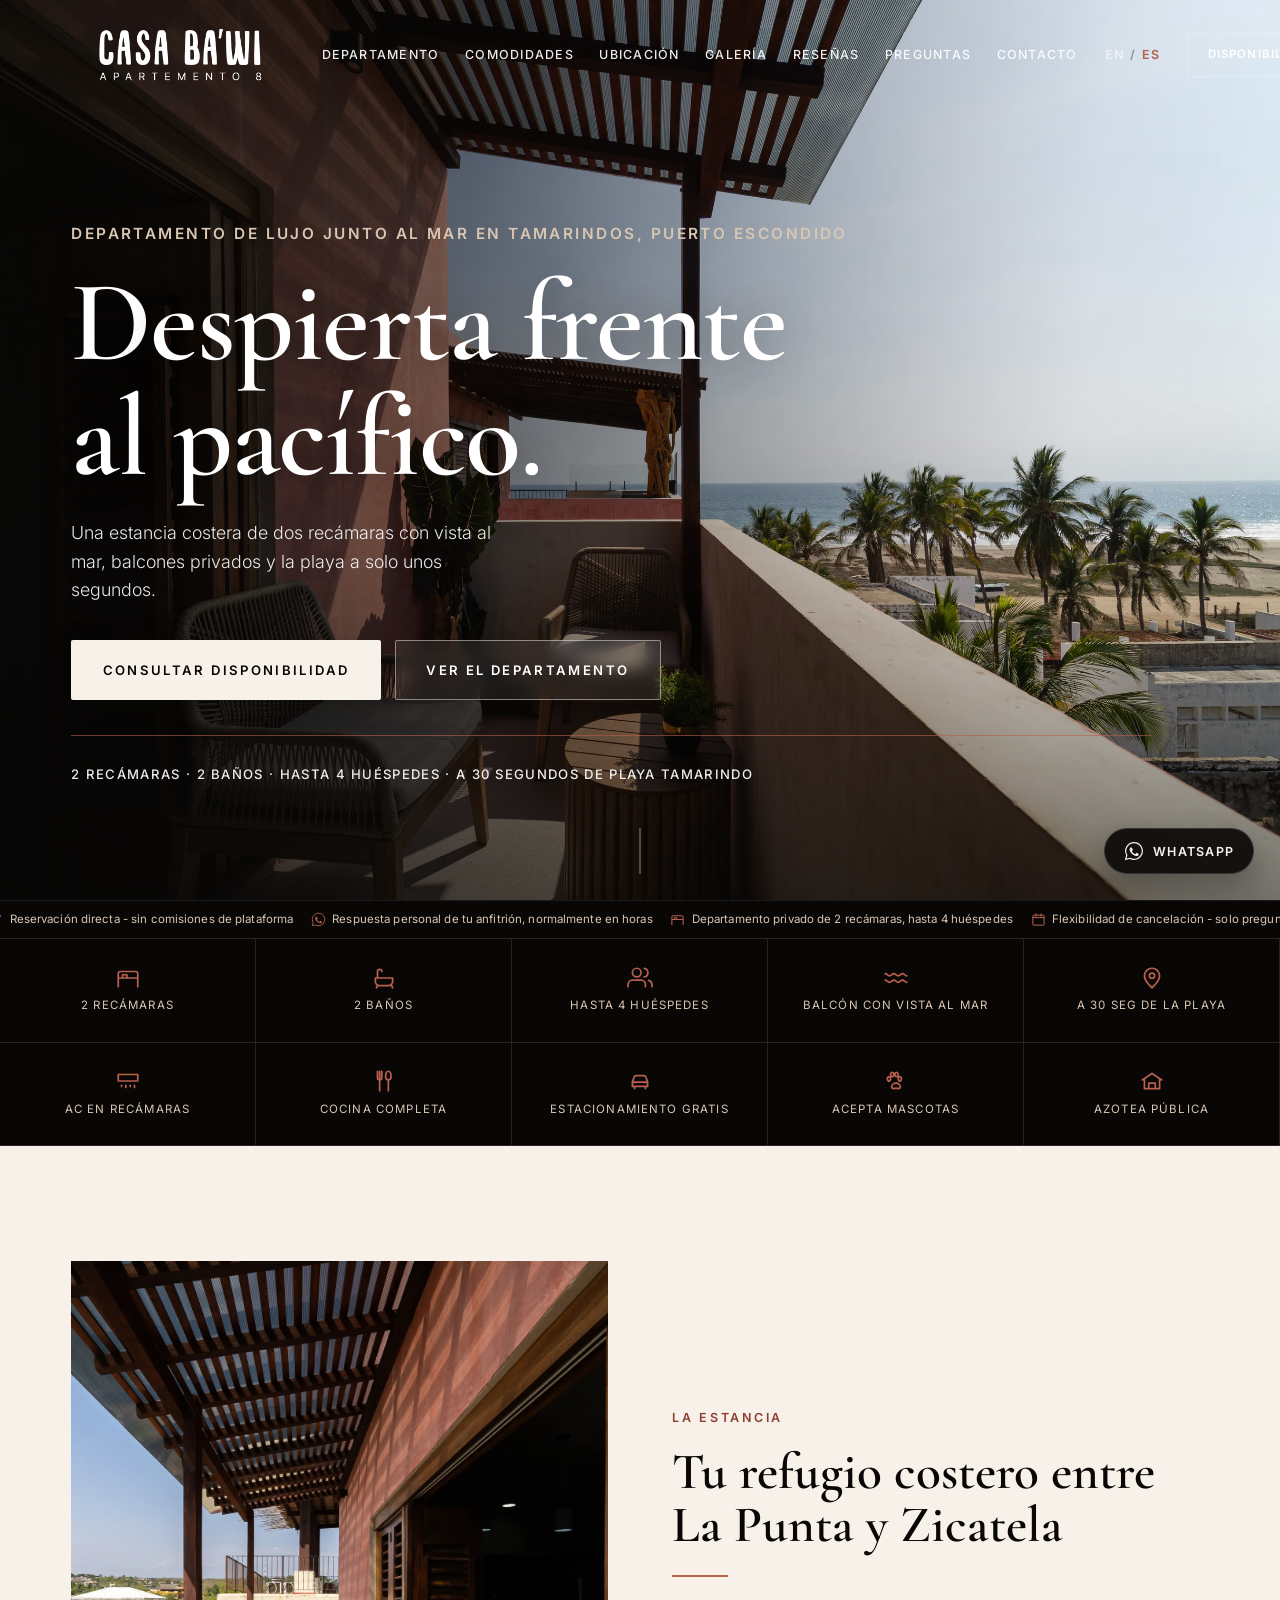
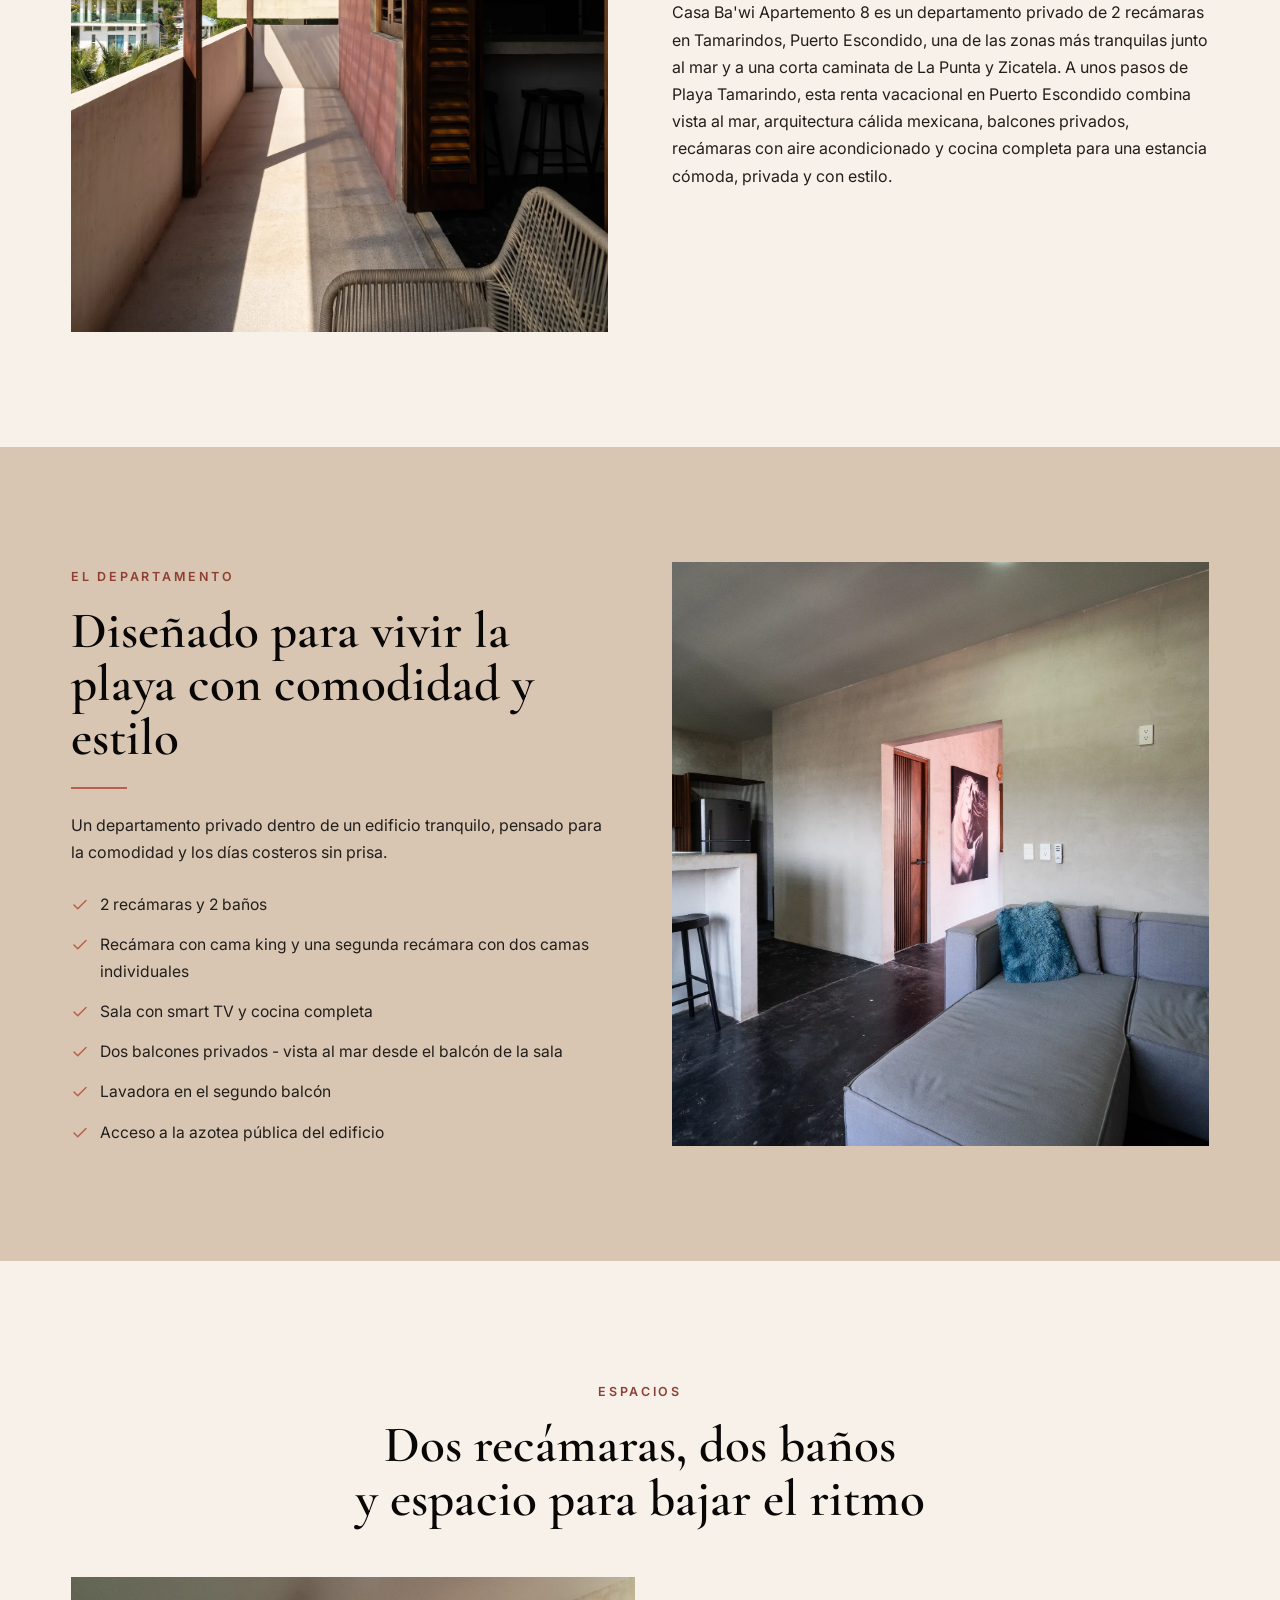
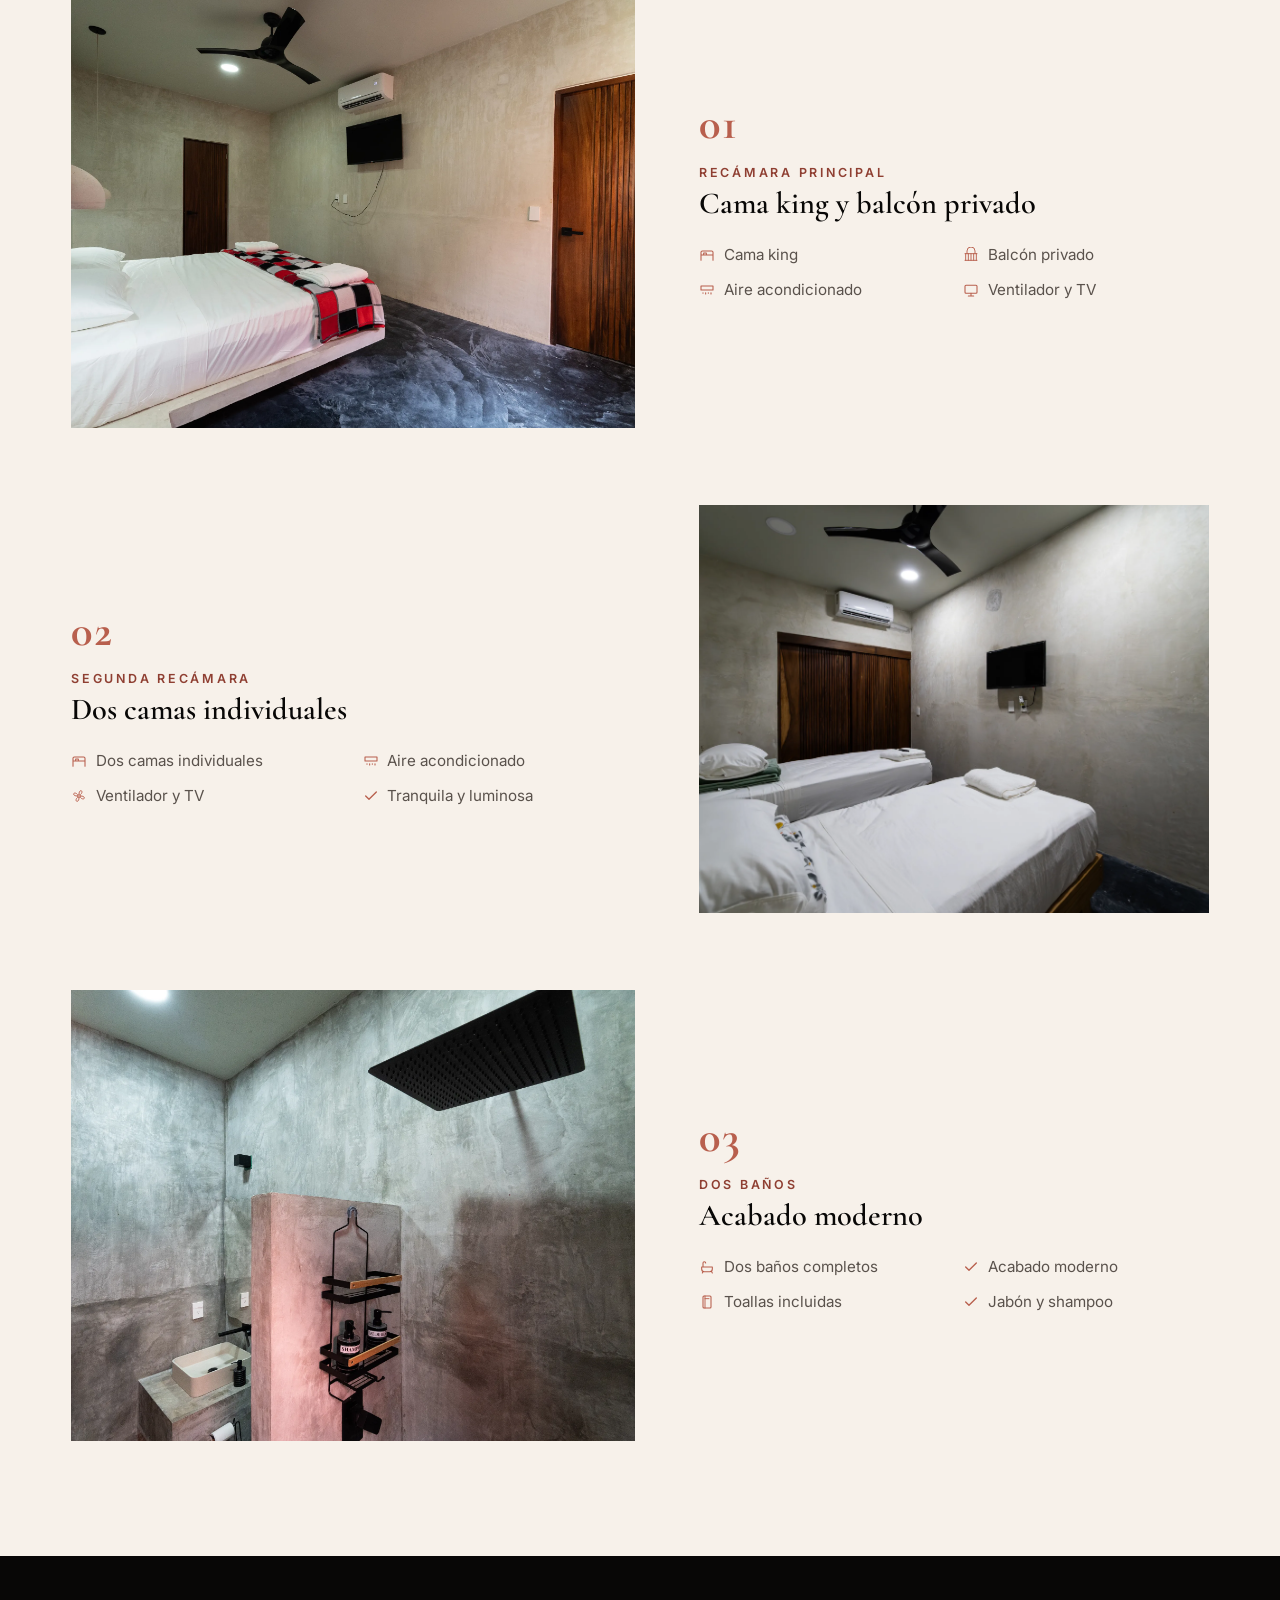
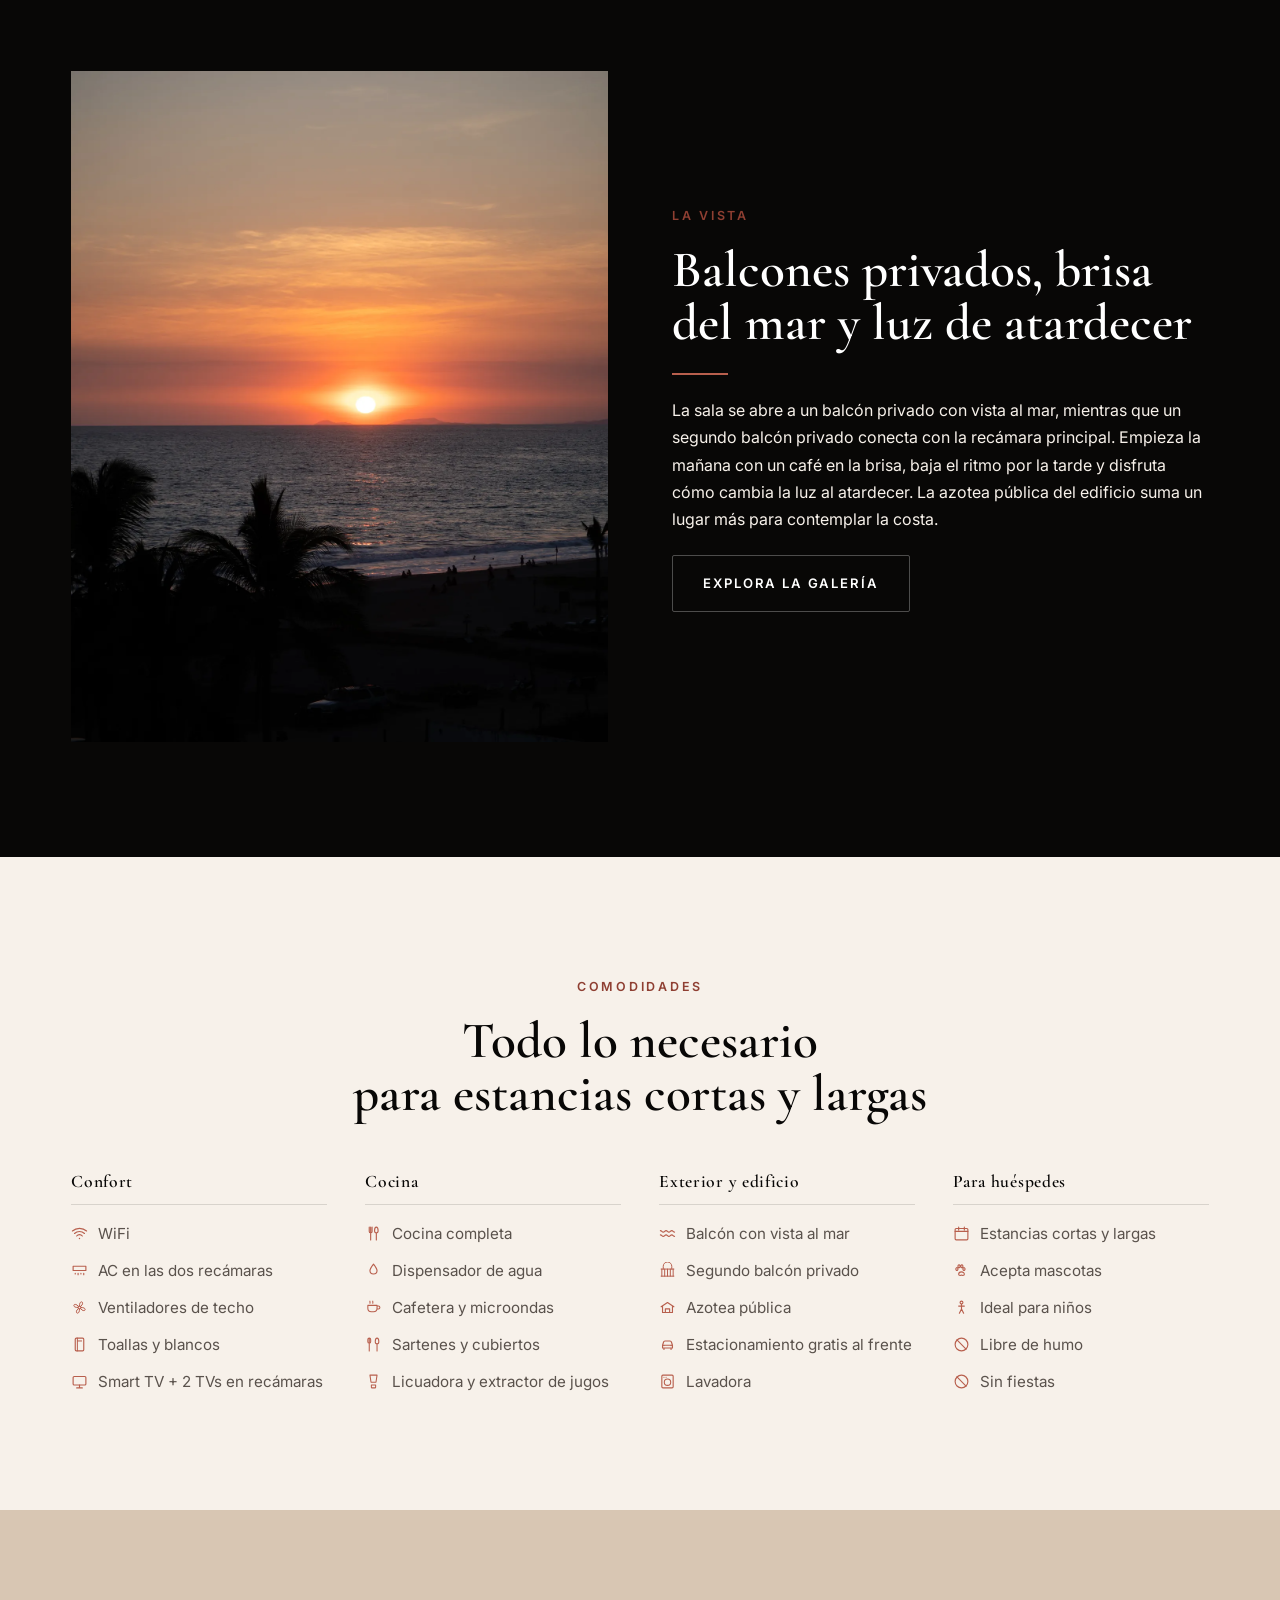
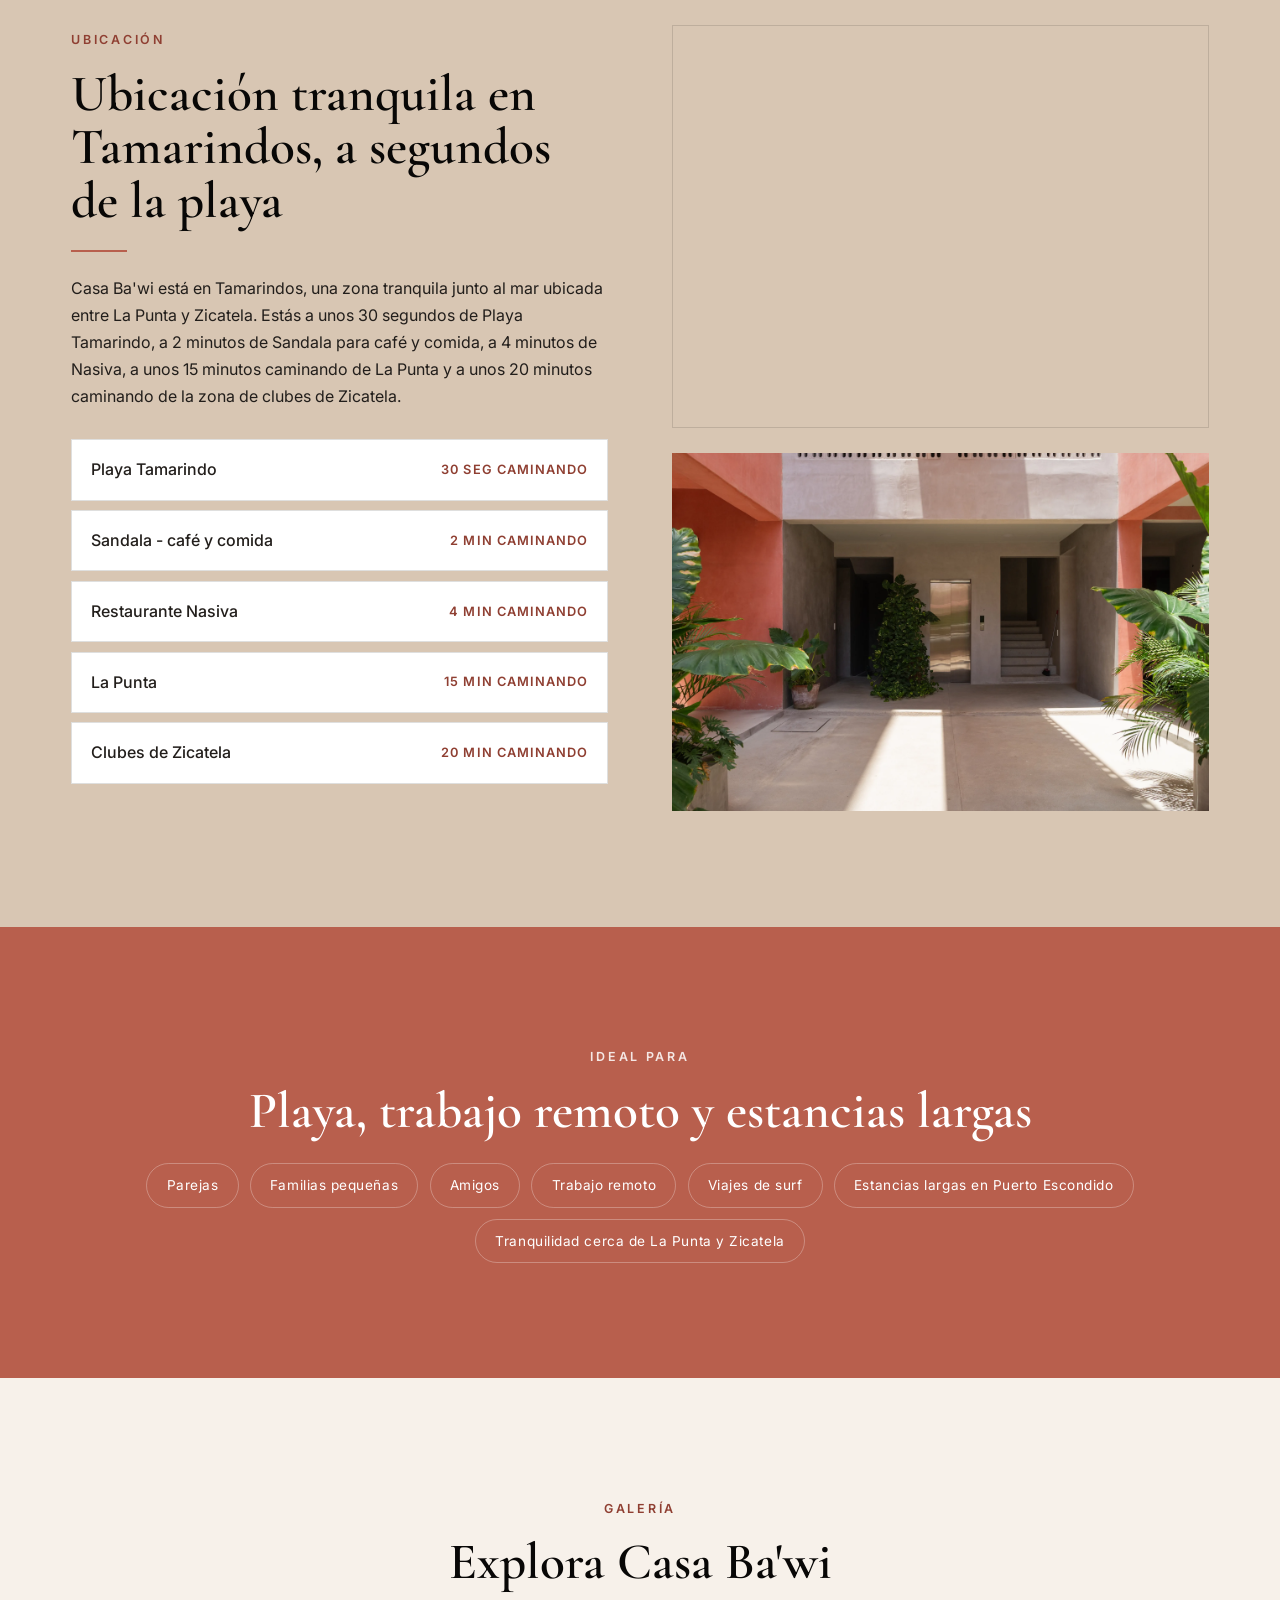
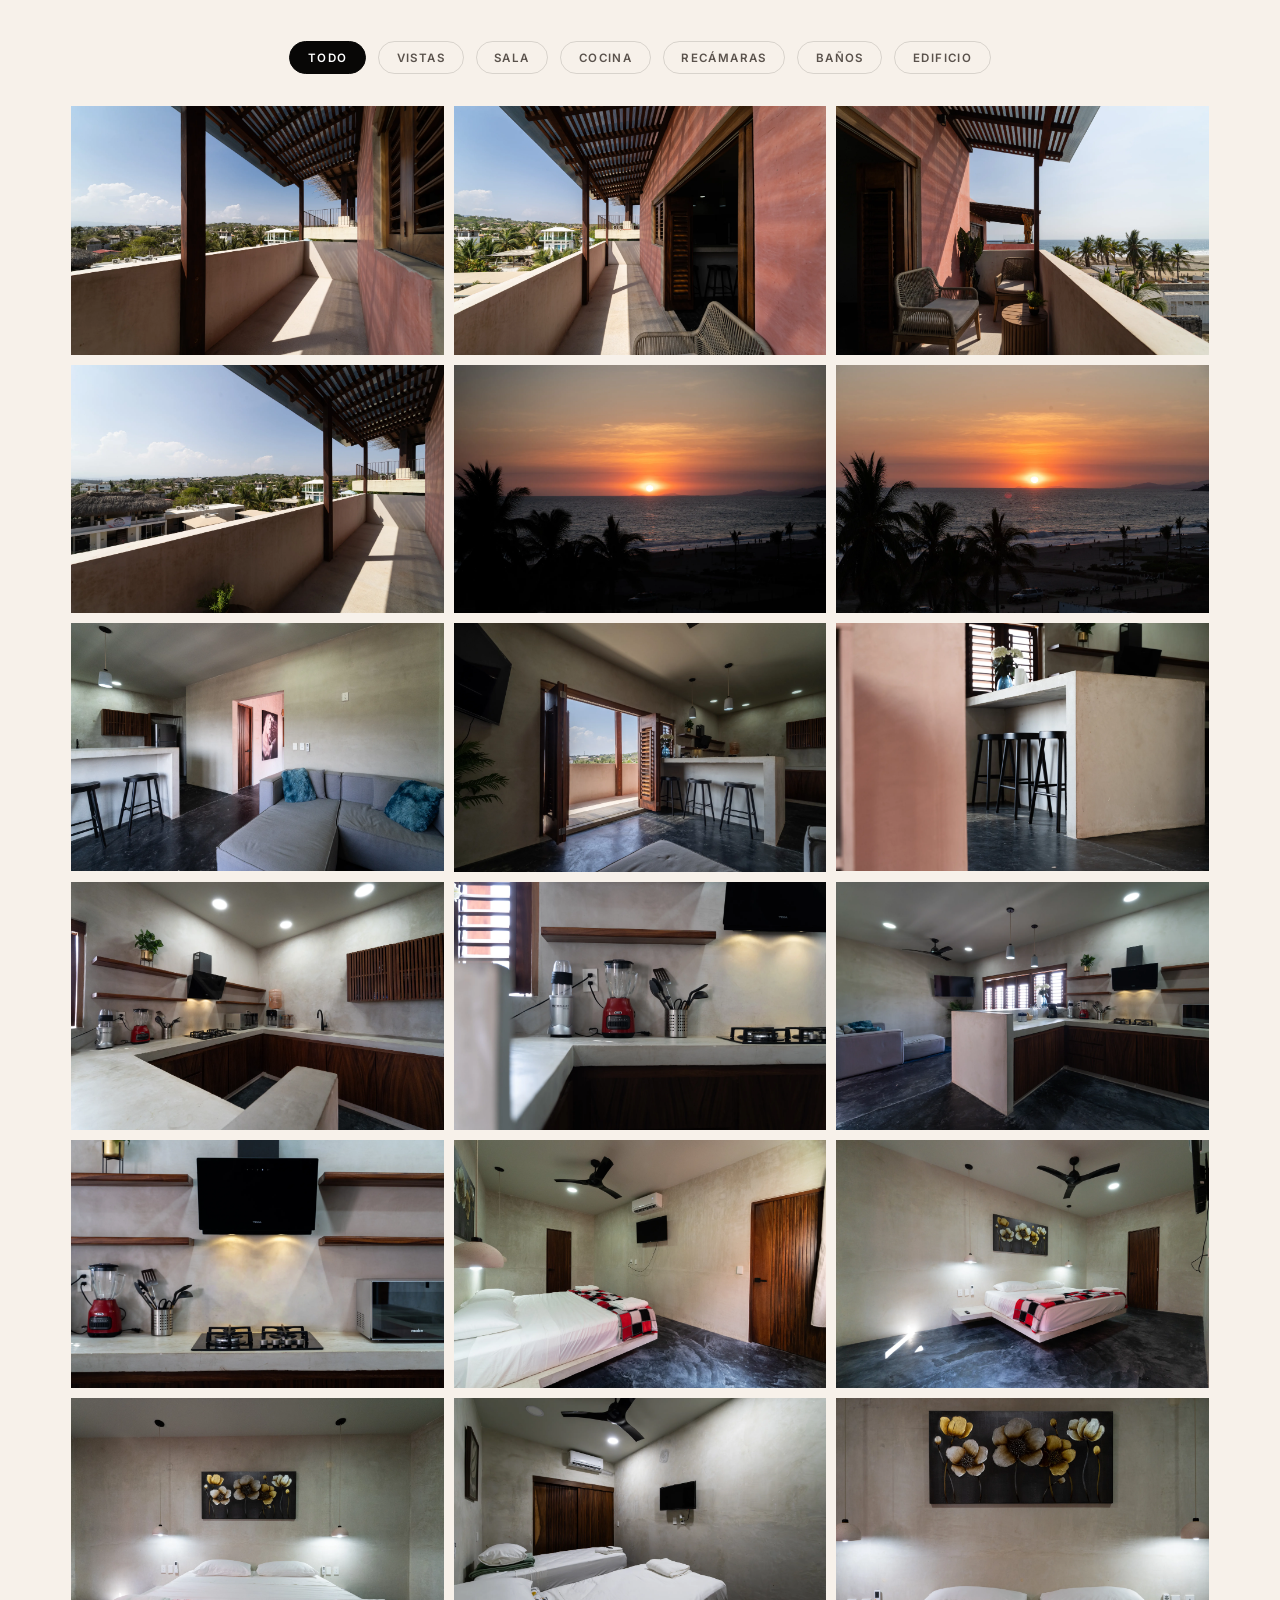
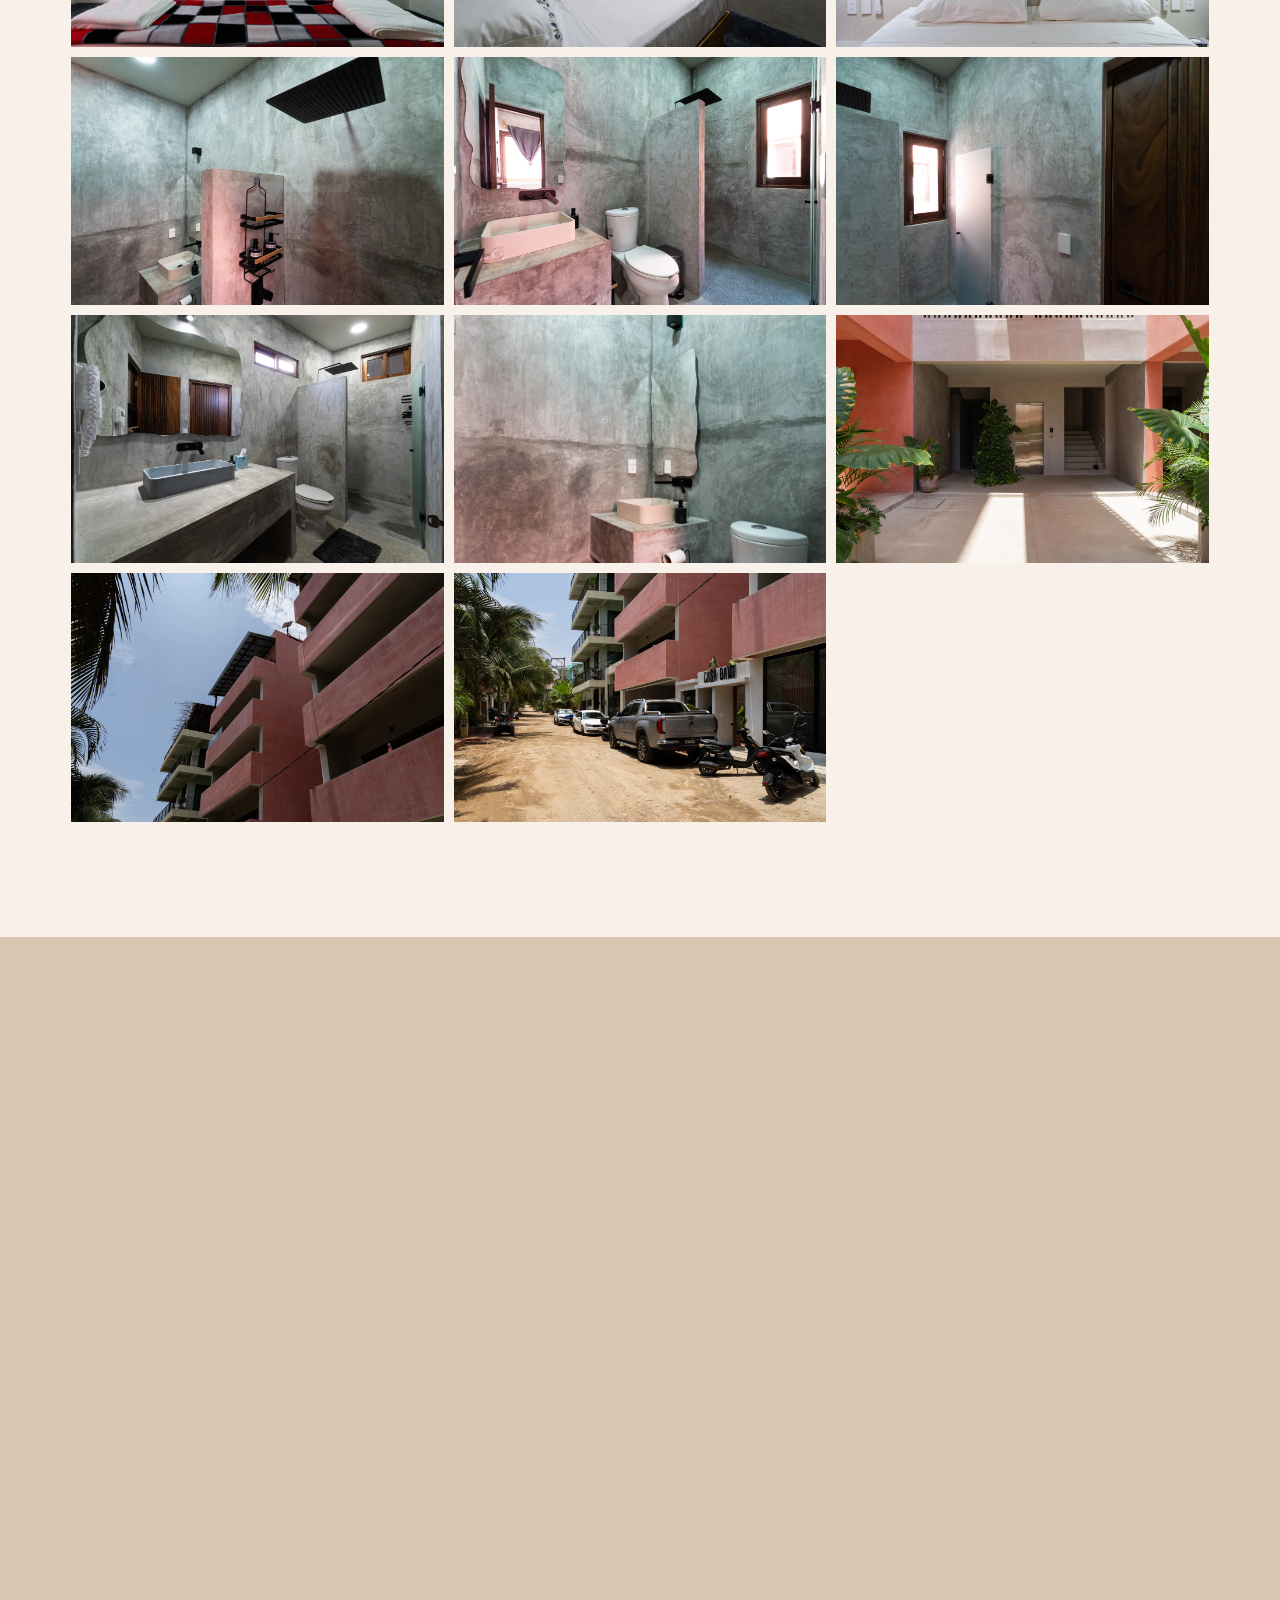
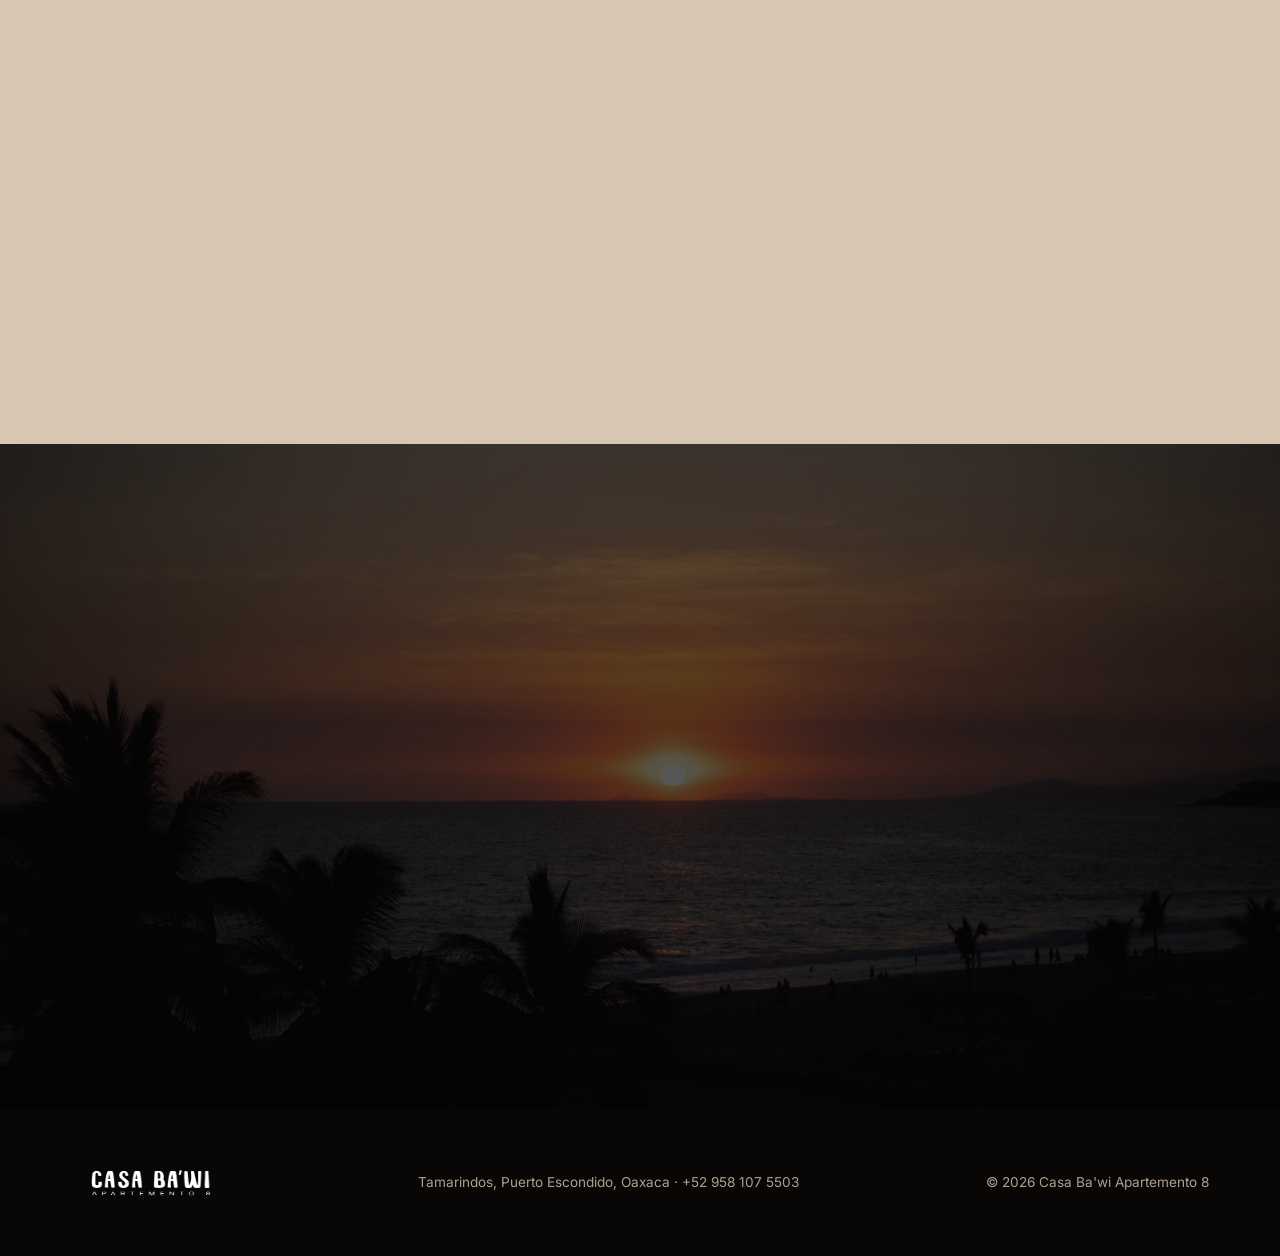
<file: es/index.html>
<!DOCTYPE html>
<html lang="es">
<head>
  <meta charset="UTF-8">
  <meta name="viewport" content="width=device-width, initial-scale=1.0">

  <title>Casa Ba'wi Apartemento 8 | Departamento de lujo en Puerto Escondido</title>
  <meta name="description" content="Casa Ba'wi Apartemento 8 es una renta vacacional de lujo de 2 recámaras en Tamarindos, Puerto Escondido, cerca de La Punta y Zicatela - vista al mar, balcones privados, aire acondicionado, cocina completa, pet friendly y reservación por WhatsApp.">

  <!-- Canonical + hreflang -->
  <link rel="canonical" href="https://casa-bawi-8.vercel.app/es">
  <link rel="alternate" hreflang="en" href="https://casa-bawi-8.vercel.app/">
  <link rel="alternate" hreflang="es-MX" href="https://casa-bawi-8.vercel.app/es">
  <link rel="alternate" hreflang="x-default" href="https://casa-bawi-8.vercel.app/">

  <!-- Open Graph -->
  <meta property="og:type" content="website">
  <meta property="og:site_name" content="Casa Ba'wi Apartemento 8">
  <meta property="og:title" content="Casa Ba'wi Apartemento 8 | Departamento de lujo en Puerto Escondido">
  <meta property="og:description" content="Departamento de lujo de dos recámaras en Tamarindos, Puerto Escondido - vista al mar, balcones privados, aire acondicionado y cocina completa. A segundos de Playa Tamarindo.">
  <meta property="og:url" content="https://casa-bawi-8.vercel.app/es">
  <meta property="og:image" content="https://casa-bawi-8.vercel.app/og-image.jpg">
  <meta property="og:image:width" content="1200">
  <meta property="og:image:height" content="630">
  <meta property="og:locale" content="es_MX">
  <meta property="og:locale:alternate" content="en_US">

  <!-- Twitter -->
  <meta name="twitter:card" content="summary_large_image">
  <meta name="twitter:title" content="Casa Ba'wi Apartemento 8 | Departamento de lujo en Puerto Escondido">
  <meta name="twitter:description" content="Departamento de lujo de dos recámaras en Tamarindos, Puerto Escondido - vista al mar, balcones privados y cocina completa.">
  <meta name="twitter:image" content="https://casa-bawi-8.vercel.app/og-image.jpg">

  <!-- Icons -->
  <link rel="icon" href="/favicon.ico" sizes="any">
  <link rel="icon" type="image/png" href="/favicon.png">
  <link rel="apple-touch-icon" href="/apple-touch-icon.png">
  <meta name="theme-color" content="#080706">

  <link rel="preconnect" href="https://fonts.googleapis.com">
  <link rel="preconnect" href="https://fonts.gstatic.com" crossorigin>
  <link rel="preload" as="image" href="/photos/webp/DSC02287.webp">

  <link rel="stylesheet" href="/css/style.css?v=31">

  <!-- ===== Structured data ===== -->
  <script type="application/ld+json">
  {
    "@context": "https://schema.org",
    "@type": "WebSite",
    "name": "Casa Ba'wi Apartemento 8",
    "url": "https://casa-bawi-8.vercel.app/",
    "inLanguage": ["es-MX", "en"]
  }
  </script>
  <script type="application/ld+json">
  {
    "@context": "https://schema.org",
    "@type": "WebPage",
    "name": "Casa Ba'wi Apartemento 8 | Departamento de lujo en Puerto Escondido",
    "url": "https://casa-bawi-8.vercel.app/es",
    "inLanguage": "es-MX",
    "description": "Departamento de lujo de dos recámaras en Tamarindos, Puerto Escondido, con vista al mar, balcones privados, aire acondicionado y cocina completa."
  }
  </script>
  <script type="application/ld+json">
  {
    "@context": "https://schema.org",
    "@type": "BreadcrumbList",
    "itemListElement": [
      { "@type": "ListItem", "position": 1, "name": "Inicio", "item": "https://casa-bawi-8.vercel.app/es" }
    ]
  }
  </script>
  <script type="application/ld+json">
  {
    "@context": "https://schema.org",
    "@type": ["LodgingBusiness", "VacationRental"],
    "name": "Casa Ba'wi Apartemento 8",
    "identifier": "casa-bawi-apartemento-8",
    "description": "Departamento de lujo de dos recámaras en Tamarindos, Puerto Escondido, Oaxaca - vista al mar, balcones privados, recámaras con aire acondicionado y cocina completa, a segundos de Playa Tamarindo.",
    "url": "https://casa-bawi-8.vercel.app/es",
    "image": "https://casa-bawi-8.vercel.app/og-image.jpg",
    "telephone": "+529581075503",
    "petsAllowed": true,
    "smokingAllowed": false,
    "numberOfRooms": 2,
    "address": {
      "@type": "PostalAddress",
      "streetAddress": "Tamarindos",
      "addressLocality": "Puerto Escondido",
      "addressRegion": "Oaxaca",
      "addressCountry": "MX"
    },
    "amenityFeature": [
      { "@type": "LocationFeatureSpecification", "name": "Aire acondicionado", "value": true },
      { "@type": "LocationFeatureSpecification", "name": "WiFi", "value": true },
      { "@type": "LocationFeatureSpecification", "name": "Cocina completa", "value": true },
      { "@type": "LocationFeatureSpecification", "name": "Balcón con vista al mar", "value": true },
      { "@type": "LocationFeatureSpecification", "name": "Estacionamiento gratuito", "value": true },
      { "@type": "LocationFeatureSpecification", "name": "Lavadora", "value": true },
      { "@type": "LocationFeatureSpecification", "name": "Acepta mascotas", "value": true }
    ],
    "aggregateRating": {
      "@type": "AggregateRating",
      "ratingValue": "5.0",
      "reviewCount": 3,
      "bestRating": 5,
      "worstRating": 1
    },
    "review": [
      {
        "@type": "Review",
        "author": { "@type": "Person", "name": "Luca" },
        "reviewRating": { "@type": "Rating", "ratingValue": 5, "bestRating": 5 },
        "reviewBody": "Nos quedamos tres meses con dos amigos y nunca quisimos irnos. Trabajamos en remoto todos los días: WiFi rápido, aire acondicionado y una cocina que de verdad facilitó las estancias largas. Reservar directo con el anfitrión fue sencillo y cercano. Sin duda la mejor base que pudimos haber pedido en Puerto."
      },
      {
        "@type": "Review",
        "author": { "@type": "Person", "name": "Anastasia" },
        "reviewRating": { "@type": "Rating", "ratingValue": 5, "bestRating": 5 },
        "reviewBody": "El departamento es aún más bonito que en las fotos. Tranquilo, luminoso, con acabados preciosos, y esos dos balcones se volvieron nuestro lugar favorito. Salíamos a ver cada atardecer. Tres meses aquí se pasaron volando."
      },
      {
        "@type": "Review",
        "author": { "@type": "Person", "name": "Charlotte" },
        "reviewRating": { "@type": "Rating", "ratingValue": 5, "bestRating": 5 },
        "reviewBody": "Ubicación perfecta: a segundos de Playa Tamarindo y a una caminata tranquila de La Punta. Vinimos por una estancia larga y fue ideal: días de playa, trabajo remoto y atardeceres en el balcón cada tarde. Volveríamos sin pensarlo."
      }
    ]
  }
  </script>
  <script type="application/ld+json">
  {
    "@context": "https://schema.org",
    "@type": "FAQPage",
    "mainEntity": [
      { "@type": "Question", "name": "¿Qué tan cerca está Casa Ba'wi de la playa?", "acceptedAnswer": { "@type": "Answer", "text": "Casa Ba'wi está a unos 30 segundos caminando de Playa Tamarindo." } },
      { "@type": "Question", "name": "¿Cuántos huéspedes pueden hospedarse?", "acceptedAnswer": { "@type": "Answer", "text": "El departamento está pensado para hasta 4 huéspedes, con una recámara con cama king y otra con dos camas individuales." } },
      { "@type": "Question", "name": "¿El departamento tiene aire acondicionado?", "acceptedAnswer": { "@type": "Answer", "text": "Sí, las dos recámaras tienen aire acondicionado. También hay ventiladores de techo en la sala y en las recámaras." } },
      { "@type": "Question", "name": "¿Hay WiFi?", "acceptedAnswer": { "@type": "Answer", "text": "Sí, hay WiFi en el departamento." } },
      { "@type": "Question", "name": "¿Tiene cocina?", "acceptedAnswer": { "@type": "Answer", "text": "Sí, Casa Ba'wi cuenta con cocina completa con dispensador de agua, cafetera, microondas, sartenes, cubiertos, licuadora y extractor de jugos." } },
      { "@type": "Question", "name": "¿Hay estacionamiento?", "acceptedAnswer": { "@type": "Answer", "text": "Sí, hay estacionamiento gratuito frente al edificio." } },
      { "@type": "Question", "name": "¿Casa Ba'wi acepta mascotas?", "acceptedAnswer": { "@type": "Answer", "text": "Sí, se aceptan mascotas." } },
      { "@type": "Question", "name": "¿Se permite fumar o hacer fiestas?", "acceptedAnswer": { "@type": "Answer", "text": "No, Casa Ba'wi es un departamento libre de humo y no se permiten fiestas." } },
      { "@type": "Question", "name": "¿Hay alberca?", "acceptedAnswer": { "@type": "Answer", "text": "No, no hay alberca. La playa está a unos 30 segundos." } },
      { "@type": "Question", "name": "¿Cómo consulto disponibilidad?", "acceptedAnswer": { "@type": "Answer", "text": "Mándanos un mensaje de WhatsApp con tus fechas y número de huéspedes, y te confirmamos disponibilidad y tarifas actuales." } }
    ]
  }
  </script>
</head>
<body>

  <!-- ===== Icon sprite ===== -->
  <svg width="0" height="0" style="position:absolute" aria-hidden="true" focusable="false"><defs>
    <symbol id="ic-check" viewBox="0 0 24 24"><path d="M20 6L9 17l-5-5" fill="none" stroke="currentColor" stroke-width="2" stroke-linecap="round" stroke-linejoin="round"/></symbol>
    <symbol id="ic-bed" viewBox="0 0 24 24"><path d="M3 18v-6h18v6M3 12V8a2 2 0 0 1 2-2h14a2 2 0 0 1 2 2v4M3 18v2M21 18v2M7 12V9h4v3" fill="none" stroke="currentColor" stroke-width="1.6" stroke-linecap="round" stroke-linejoin="round"/></symbol>
    <symbol id="ic-bath" viewBox="0 0 24 24"><path d="M4 12h16v3a4 4 0 0 1-4 4H8a4 4 0 0 1-4-4v-3zM6 12V6a2 2 0 0 1 2-2 2 2 0 0 1 2 2M6 19l-1 2M19 19l1 2" fill="none" stroke="currentColor" stroke-width="1.6" stroke-linecap="round" stroke-linejoin="round"/></symbol>
    <symbol id="ic-users" viewBox="0 0 24 24"><path d="M17 20v-2a4 4 0 0 0-4-4H5a4 4 0 0 0-4 4v2M9 11a4 4 0 1 0 0-8 4 4 0 0 0 0 8zM23 20v-2a4 4 0 0 0-3-3.87M16 3.13A4 4 0 0 1 16 11" fill="none" stroke="currentColor" stroke-width="1.6" stroke-linecap="round" stroke-linejoin="round"/></symbol>
    <symbol id="ic-wave" viewBox="0 0 24 24"><path d="M2 8c2 0 2 2 4 2s2-2 4-2 2 2 4 2 2-2 4-2 2 2 4 2M2 14c2 0 2 2 4 2s2-2 4-2 2 2 4 2 2-2 4-2 2 2 4 2" fill="none" stroke="currentColor" stroke-width="1.6" stroke-linecap="round" stroke-linejoin="round"/></symbol>
    <symbol id="ic-ac" viewBox="0 0 24 24"><path d="M3 6h18v6H3zM6 16v1M10 16v2M14 16v1M18 16v2" fill="none" stroke="currentColor" stroke-width="1.6" stroke-linecap="round" stroke-linejoin="round"/></symbol>
    <symbol id="ic-kitchen" viewBox="0 0 24 24"><path d="M6 3v6a2 2 0 0 0 4 0V3M8 3v18M16 3c-1.5 0-2.5 2-2.5 5 0 2 1 3 2.5 3s2.5-1 2.5-3c0-3-1-5-2.5-5zM16 11v10" fill="none" stroke="currentColor" stroke-width="1.6" stroke-linecap="round" stroke-linejoin="round"/></symbol>
    <symbol id="ic-car" viewBox="0 0 24 24"><path d="M5 13l1.5-4.5A2 2 0 0 1 8.4 7h7.2a2 2 0 0 1 1.9 1.5L19 13M5 13h14v4H5zM7 17v2M17 17v2M7 13.5h0M17 13.5h0" fill="none" stroke="currentColor" stroke-width="1.6" stroke-linecap="round" stroke-linejoin="round"/></symbol>
    <symbol id="ic-paw" viewBox="0 0 24 24"><path d="M12 14c-2.5 0-4 1.7-4 3.3 0 1.2 1 1.7 2 1.7.8 0 1.2-.4 2-.4s1.2.4 2 .4c1 0 2-.5 2-1.7 0-1.6-1.5-3.3-4-3.3zM7 10a1.5 2 0 1 0 0 .01M17 10a1.5 2 0 1 0 0 .01M10 6a1.5 2 0 1 0 0 .01M14 6a1.5 2 0 1 0 0 .01" fill="none" stroke="currentColor" stroke-width="1.6" stroke-linecap="round" stroke-linejoin="round"/></symbol>
    <symbol id="ic-roof" viewBox="0 0 24 24"><path d="M3 11l9-6 9 6M5 10v9h14v-9M9 19v-5h6v5" fill="none" stroke="currentColor" stroke-width="1.6" stroke-linecap="round" stroke-linejoin="round"/></symbol>
    <symbol id="ic-pin" viewBox="0 0 24 24"><path d="M12 21s7-6.3 7-11a7 7 0 1 0-14 0c0 4.7 7 11 7 11z" fill="none" stroke="currentColor" stroke-width="1.6" stroke-linejoin="round"/><circle cx="12" cy="10" r="2.4" fill="none" stroke="currentColor" stroke-width="1.6"/></symbol>
    <symbol id="ic-wa" viewBox="0 0 24 24"><path d="M12 2a10 10 0 0 0-8.6 15l-1.4 5 5.1-1.3A10 10 0 1 0 12 2z" fill="none" stroke="currentColor" stroke-width="1.4"/><path d="M8.5 7.5c-.3 0-.7.1-.9.5-.3.4-.9 1-.9 2.3s1 2.7 1.1 2.9c.1.2 1.9 3 4.7 4.1 2.3.9 2.8.7 3.3.7.5-.1 1.5-.6 1.7-1.2.2-.6.2-1.1.1-1.2-.1-.1-.3-.2-.6-.4-.3-.2-1.5-.8-1.8-.8-.2-.1-.4-.1-.6.1-.2.3-.7.8-.8 1-.2.2-.3.2-.6.1-.3-.2-1.1-.4-2.1-1.3-.8-.7-1.3-1.5-1.4-1.8-.2-.3 0-.4.1-.6l.4-.5c.2-.2.2-.3.3-.5.1-.2.1-.4 0-.5 0-.2-.6-1.5-.8-2-.2-.5-.4-.4-.6-.4z" fill="currentColor"/></symbol>
    <symbol id="ic-wifi" viewBox="0 0 24 24"><path d="M2 8.5a15 15 0 0 1 20 0M5 12a10 10 0 0 1 14 0M8 15.5a5 5 0 0 1 8 0" fill="none" stroke="currentColor" stroke-width="1.6" stroke-linecap="round"/><circle cx="12" cy="19" r="1" fill="currentColor"/></symbol>
    <symbol id="ic-tv" viewBox="0 0 24 24"><rect x="3" y="5" width="18" height="12" rx="1.5" fill="none" stroke="currentColor" stroke-width="1.6"/><path d="M8 21h8M12 17v4" stroke="currentColor" stroke-width="1.6" stroke-linecap="round"/></symbol>
    <symbol id="ic-fan" viewBox="0 0 24 24"><circle cx="12" cy="12" r="2" fill="none" stroke="currentColor" stroke-width="1.6"/><path d="M12 10c0-4 1-6 3-6s2 4-1 6M14 12c4 0 6 1 6 3s-4 2-6-1M12 14c0 4-1 6-3 6s-2-4 1-6M10 12c-4 0-6-1-6-3s4-2 6 1" fill="none" stroke="currentColor" stroke-width="1.4" stroke-linejoin="round"/></symbol>
    <symbol id="ic-towel" viewBox="0 0 24 24"><rect x="6" y="3" width="12" height="18" rx="1.5" fill="none" stroke="currentColor" stroke-width="1.6"/><path d="M9 3v18M9 7h6" stroke="currentColor" stroke-width="1.4" stroke-linecap="round"/></symbol>
    <symbol id="ic-water" viewBox="0 0 24 24"><path d="M12 3c3 4 5 6.5 5 9a5 5 0 0 1-10 0c0-2.5 2-5 5-9z" fill="none" stroke="currentColor" stroke-width="1.6" stroke-linejoin="round"/></symbol>
    <symbol id="ic-coffee" viewBox="0 0 24 24"><path d="M4 9h13v4a5 5 0 0 1-5 5H9a5 5 0 0 1-5-5V9zM17 10h2a2 2 0 0 1 0 4h-2M7 3c-.5 1 .5 2 0 3M11 3c-.5 1 .5 2 0 3" fill="none" stroke="currentColor" stroke-width="1.5" stroke-linecap="round" stroke-linejoin="round"/></symbol>
    <symbol id="ic-utensils" viewBox="0 0 24 24"><path d="M6 3v8M6 3a2 2 0 0 1 2 2v3a2 2 0 0 1-4 0V5a2 2 0 0 1 2-2zM6 11v10M17 3c-1.5 0-2.5 2-2.5 5 0 2 1 3 2.5 3s2.5-1 2.5-3c0-3-1-5-2.5-5zM17 11v10" fill="none" stroke="currentColor" stroke-width="1.5" stroke-linecap="round" stroke-linejoin="round"/></symbol>
    <symbol id="ic-blender" viewBox="0 0 24 24"><path d="M7 3h10l-1.5 10h-7L7 3zM9 17h6v3a1 1 0 0 1-1 1h-4a1 1 0 0 1-1-1v-3zM9 13h6" fill="none" stroke="currentColor" stroke-width="1.5" stroke-linejoin="round"/></symbol>
    <symbol id="ic-balcony" viewBox="0 0 24 24"><path d="M3 10h18M4 10v10M20 10v10M8 10v10M12 10v10M16 10v10M3 20h18M6 10V6a6 6 0 0 1 12 0v4" fill="none" stroke="currentColor" stroke-width="1.4" stroke-linecap="round"/></symbol>
    <symbol id="ic-washer" viewBox="0 0 24 24"><rect x="4" y="3" width="16" height="18" rx="1.5" fill="none" stroke="currentColor" stroke-width="1.6"/><circle cx="12" cy="13" r="4.5" fill="none" stroke="currentColor" stroke-width="1.5"/><path d="M7 6h.01M10 6h.01" stroke="currentColor" stroke-width="1.6" stroke-linecap="round"/></symbol>
    <symbol id="ic-calendar" viewBox="0 0 24 24"><rect x="3" y="5" width="18" height="16" rx="1.5" fill="none" stroke="currentColor" stroke-width="1.6"/><path d="M3 9h18M8 3v4M16 3v4" stroke="currentColor" stroke-width="1.6" stroke-linecap="round"/></symbol>
    <symbol id="ic-child" viewBox="0 0 24 24"><circle cx="12" cy="5" r="2" fill="none" stroke="currentColor" stroke-width="1.6"/><path d="M12 7v7M8 10h8M12 14l-3 6M12 14l3 6" fill="none" stroke="currentColor" stroke-width="1.6" stroke-linecap="round" stroke-linejoin="round"/></symbol>
    <symbol id="ic-ban" viewBox="0 0 24 24"><circle cx="12" cy="12" r="9" fill="none" stroke="currentColor" stroke-width="1.6"/><path d="M5.6 5.6l12.8 12.8" stroke="currentColor" stroke-width="1.6" stroke-linecap="round"/></symbol>
    <symbol id="ic-star" viewBox="0 0 24 24"><path d="M12 2.2l2.9 6.2 6.8.7-5.1 4.6 1.5 6.7L12 17.7 5.9 20.4l1.5-6.7L2.3 9.1l6.8-.7z" fill="currentColor"/></symbol>
  </defs></svg>

  <!-- ===== Header ===== -->
  <header class="header">
    <div class="header__inner">
      <a class="header__logo" href="/es" aria-label="Casa Ba'wi Apartemento 8 - inicio">
        <img class="logo--white" src="/photos/casabawilogowhite.png" alt="Casa Ba'wi Apartemento 8" width="180" height="38">
        <img class="logo--black" src="/photos/casabawilogoblack.png" alt="Casa Ba'wi Apartemento 8" width="180" height="38">
      </a>
      <nav class="nav" aria-label="Principal">
        <div class="nav__links">
          <a href="#apartment">Departamento</a>
          <a href="#amenities">Comodidades</a>
          <a href="#location">Ubicación</a>
          <a href="#gallery">Galería</a>
          <a href="#reviews">Reseñas</a>
          <a href="#faq">Preguntas</a>
          <a href="#contact">Contacto</a>
        </div>
        <div class="lang" aria-label="Idioma">
          <a href="/" hreflang="en">EN</a><span>/</span><a href="/es" aria-current="true" hreflang="es-MX">ES</a>
        </div>
        <a class="btn btn--outline-light btn--cta" href="#contact" data-modal-open>Disponibilidad</a>
        <button class="burger" aria-label="Abrir menú" aria-expanded="false"><span></span><span></span><span></span></button>
      </nav>
    </div>
  </header>

  <!-- ===== Mobile nav ===== -->
  <div class="mobile-nav" id="mobile-nav">
    <a href="#apartment">Departamento</a>
    <a href="#amenities">Comodidades</a>
    <a href="#location">Ubicación</a>
    <a href="#gallery">Galería</a>
    <a href="#reviews">Reseñas</a>
    <a href="#faq">Preguntas</a>
    <a href="#contact">Contacto</a>
    <div class="lang"><a href="/">EN</a><span>/</span><a href="/es" aria-current="true">ES</a></div>
    <a class="btn btn--light" href="#contact" data-modal-open>Consultar disponibilidad</a>
  </div>

  <!-- ===== Hero ===== -->
  <section class="hero" id="top">
    <div class="hero__bg" style="background-image:url('/photos/webp/DSC02287.webp')"></div>
    <div class="hero__inner">
      <div class="hero__content">
        <h1 class="hero__kicker">Departamento de lujo junto al mar en Tamarindos, Puerto Escondido</h1>
        <p class="hero__slogan">Despierta frente<br>al Pac&iacute;fico.</p>
        <p class="hero__sub">Una estancia costera de dos rec&aacute;maras con vista al mar, balcones privados y la playa a solo unos segundos.</p>
        <div class="hero__cta">
          <a class="btn btn--light" href="#contact" data-modal-open>Consultar disponibilidad</a>
          <a class="btn btn--glass" href="#gallery">Ver el departamento</a>
        </div>
        <p class="hero__trust">2 rec&aacute;maras &middot; 2 ba&ntilde;os &middot; Hasta 4 hu&eacute;spedes &middot; A 30 segundos de Playa Tamarindo</p>
      </div>
    </div>
    <span class="hero__scroll" aria-hidden="true"></span>
  </section>

  <!-- ===== Por qué reservar directo ===== -->
  <section class="perks" aria-label="Por qué reservar directo">
    <div class="container perks__inner">
      <div class="perk"><svg><use href="#ic-check"/></svg><span>Reservación directa - sin comisiones de plataforma</span></div>
      <div class="perk"><svg><use href="#ic-wa"/></svg><span>Respuesta personal de tu anfitrión, normalmente en horas</span></div>
      <div class="perk"><svg><use href="#ic-bed"/></svg><span>Departamento privado de 2 recámaras, hasta 4 huéspedes</span></div>
      <div class="perk"><svg><use href="#ic-calendar"/></svg><span>Flexibilidad de cancelación - solo pregunta</span></div>
    </div>
  </section>

  <!-- ===== Quick facts ===== -->
  <section class="facts" aria-label="De un vistazo">
    <div class="facts__grid">
      <div class="fact"><svg><use href="#ic-bed"/></svg><span>2 Recámaras</span></div>
      <div class="fact"><svg><use href="#ic-bath"/></svg><span>2 Baños</span></div>
      <div class="fact"><svg><use href="#ic-users"/></svg><span>Hasta 4 huéspedes</span></div>
      <div class="fact"><svg><use href="#ic-wave"/></svg><span>Balcón con vista al mar</span></div>
      <div class="fact"><svg><use href="#ic-pin"/></svg><span>A 30 seg de la playa</span></div>
      <div class="fact"><svg><use href="#ic-ac"/></svg><span>AC en recámaras</span></div>
      <div class="fact"><svg><use href="#ic-kitchen"/></svg><span>Cocina completa</span></div>
      <div class="fact"><svg><use href="#ic-car"/></svg><span>Estacionamiento gratis</span></div>
      <div class="fact"><svg><use href="#ic-paw"/></svg><span>Acepta mascotas</span></div>
      <div class="fact"><svg><use href="#ic-roof"/></svg><span>Azotea pública</span></div>
    </div>
  </section>

  <!-- ===== Intro ===== -->
  <section class="section section--cream" id="apartment">
    <div class="container">
      <div class="split fade-up">
        <div class="split__media"><img src="/photos/webp/DSC02276.webp" alt="Terraza con pérgola y vista al mar en Casa Ba'wi Apartemento 8 en Tamarindos, Puerto Escondido" width="1000" height="1250" loading="lazy"></div>
        <div class="split__body">
          <p class="eyebrow">La estancia</p>
          <h2>Tu refugio costero entre La Punta y Zicatela</h2>
          <hr class="rule">
          <p>Casa Ba'wi Apartemento 8 es un departamento privado de 2 recámaras en Tamarindos, Puerto Escondido, una de las zonas más tranquilas junto al mar y a una corta caminata de La Punta y Zicatela. A unos pasos de Playa Tamarindo, esta renta vacacional en Puerto Escondido combina vista al mar, arquitectura cálida mexicana, balcones privados, recámaras con aire acondicionado y cocina completa para una estancia cómoda, privada y con estilo.</p>
        </div>
      </div>
    </div>
  </section>

  <!-- ===== El departamento ===== -->
  <section class="section section--sand">
    <div class="container">
      <div class="split split--reverse split--stretch fade-up">
        <div class="split__media"><img src="/photos/webp/DSC02253.webp" alt="Sala y cocina integradas con luz del mar en Casa Ba'wi Apartemento 8" width="1200" height="900" loading="lazy"></div>
        <div class="split__body">
          <p class="eyebrow">El departamento</p>
          <h2>Diseñado para vivir la playa con comodidad y estilo</h2>
          <hr class="rule">
          <p>Un departamento privado dentro de un edificio tranquilo, pensado para la comodidad y los días costeros sin prisa.</p>
          <ul class="featurelist">
            <li><svg><use href="#ic-check"/></svg>2 recámaras y 2 baños</li>
            <li><svg><use href="#ic-check"/></svg>Recámara con cama king y una segunda recámara con dos camas individuales</li>
            <li><svg><use href="#ic-check"/></svg>Sala con smart TV y cocina completa</li>
            <li><svg><use href="#ic-check"/></svg>Dos balcones privados - vista al mar desde el balcón de la sala</li>
            <li><svg><use href="#ic-check"/></svg>Lavadora en el segundo balcón</li>
            <li><svg><use href="#ic-check"/></svg>Acceso a la azotea pública del edificio</li>
          </ul>
        </div>
      </div>
    </div>
  </section>

  <!-- ===== Recámaras y baños ===== -->
  <section class="section section--cream">
    <div class="container">
      <div class="section__head text-center fade-up">
        <p class="eyebrow">Espacios</p>
        <h2>Dos recámaras, dos baños<br>y espacio para bajar el ritmo</h2>
      </div>
      <div class="rooms">
        <article class="room fade-up">
          <div class="room__media"><img src="/photos/webp/DSC02054.webp" alt="Recámara principal con cama king y ventilador de techo en Casa Ba'wi Apartemento 8, Puerto Escondido" width="1100" height="880" loading="lazy"></div>
          <div class="room__body">
            <span class="room__num">01</span>
            <p class="eyebrow">Recámara principal</p>
            <h3>Cama king y balcón privado</h3>
            <ul class="room__list">
              <li><svg><use href="#ic-bed"/></svg>Cama king</li>
              <li><svg><use href="#ic-balcony"/></svg>Balcón privado</li>
              <li><svg><use href="#ic-ac"/></svg>Aire acondicionado</li>
              <li><svg><use href="#ic-tv"/></svg>Ventilador y TV</li>
            </ul>
          </div>
        </article>
        <article class="room fade-up">
          <div class="room__media"><img src="/photos/webp/DSC02084.webp" alt="Segunda recámara con dos camas individuales, aire acondicionado y ventilador en Casa Ba'wi" width="1100" height="880" loading="lazy"></div>
          <div class="room__body">
            <span class="room__num">02</span>
            <p class="eyebrow">Segunda recámara</p>
            <h3>Dos camas individuales</h3>
            <ul class="room__list">
              <li><svg><use href="#ic-bed"/></svg>Dos camas individuales</li>
              <li><svg><use href="#ic-ac"/></svg>Aire acondicionado</li>
              <li><svg><use href="#ic-fan"/></svg>Ventilador y TV</li>
              <li><svg><use href="#ic-check"/></svg>Tranquila y luminosa</li>
            </ul>
          </div>
        </article>
        <article class="room fade-up">
          <div class="room__media"><img src="/photos/webp/DSC02305.webp" alt="Baño moderno con muro de terracota y planta tropical en Casa Ba'wi Puerto Escondido" width="1100" height="880" loading="lazy"></div>
          <div class="room__body">
            <span class="room__num">03</span>
            <p class="eyebrow">Dos baños</p>
            <h3>Acabado moderno</h3>
            <ul class="room__list">
              <li><svg><use href="#ic-bath"/></svg>Dos baños completos</li>
              <li><svg><use href="#ic-check"/></svg>Acabado moderno</li>
              <li><svg><use href="#ic-towel"/></svg>Toallas incluidas</li>
              <li><svg><use href="#ic-check"/></svg>Jabón y shampoo</li>
            </ul>
          </div>
        </article>
      </div>
    </div>
  </section>

  <!-- ===== Balcones / mar / azotea ===== -->
  <section class="section section--dark">
    <div class="container">
      <div class="split fade-up">
        <div class="split__media"><img src="/photos/webp/DSC02115.webp" alt="Atardecer sobre el mar desde Casa Ba'wi cerca de Playa Tamarindo" width="1200" height="900" loading="lazy"></div>
        <div class="split__body">
          <p class="eyebrow">La vista</p>
          <h2>Balcones privados, brisa del mar y luz de atardecer</h2>
          <hr class="rule">
          <p>La sala se abre a un balcón privado con vista al mar, mientras que un segundo balcón privado conecta con la recámara principal. Empieza la mañana con un café en la brisa, baja el ritmo por la tarde y disfruta cómo cambia la luz al atardecer. La azotea pública del edificio suma un lugar más para contemplar la costa.</p>
          <p style="margin-top:1.4rem"><a class="btn btn--outline-light" href="#gallery">Explora la galería</a></p>
        </div>
      </div>
    </div>
  </section>

  <!-- ===== Comodidades ===== -->
  <section class="section section--cream" id="amenities">
    <div class="container">
      <div class="section__head text-center fade-up">
        <p class="eyebrow">Comodidades</p>
        <h2>Todo lo necesario<br>para estancias cortas y largas</h2>
      </div>
      <div class="amenities__grid fade-up">
        <div class="amenity-group">
          <h3>Confort</h3>
          <ul>
            <li><svg><use href="#ic-wifi"/></svg>WiFi</li>
            <li><svg><use href="#ic-ac"/></svg>AC en las dos recámaras</li>
            <li><svg><use href="#ic-fan"/></svg>Ventiladores de techo</li>
            <li><svg><use href="#ic-towel"/></svg>Toallas y blancos</li>
            <li><svg><use href="#ic-tv"/></svg>Smart TV + 2 TVs en recámaras</li>
          </ul>
        </div>
        <div class="amenity-group">
          <h3>Cocina</h3>
          <ul>
            <li><svg><use href="#ic-kitchen"/></svg>Cocina completa</li>
            <li><svg><use href="#ic-water"/></svg>Dispensador de agua</li>
            <li><svg><use href="#ic-coffee"/></svg>Cafetera y microondas</li>
            <li><svg><use href="#ic-utensils"/></svg>Sartenes y cubiertos</li>
            <li><svg><use href="#ic-blender"/></svg>Licuadora y extractor de jugos</li>
          </ul>
        </div>
        <div class="amenity-group">
          <h3>Exterior y edificio</h3>
          <ul>
            <li><svg><use href="#ic-wave"/></svg>Balcón con vista al mar</li>
            <li><svg><use href="#ic-balcony"/></svg>Segundo balcón privado</li>
            <li><svg><use href="#ic-roof"/></svg>Azotea pública</li>
            <li><svg><use href="#ic-car"/></svg>Estacionamiento gratis al frente</li>
            <li><svg><use href="#ic-washer"/></svg>Lavadora</li>
          </ul>
        </div>
        <div class="amenity-group">
          <h3>Para huéspedes</h3>
          <ul>
            <li><svg><use href="#ic-calendar"/></svg>Estancias cortas y largas</li>
            <li><svg><use href="#ic-paw"/></svg>Acepta mascotas</li>
            <li><svg><use href="#ic-child"/></svg>Ideal para niños</li>
            <li><svg><use href="#ic-ban"/></svg>Libre de humo</li>
            <li><svg><use href="#ic-ban"/></svg>Sin fiestas</li>
          </ul>
        </div>
      </div>
    </div>
  </section>

  <!-- ===== Ubicación ===== -->
  <section class="section section--sand" id="location">
    <div class="container">
      <div class="location__grid fade-up">
        <div>
          <p class="eyebrow">Ubicación</p>
          <h2>Ubicación tranquila en Tamarindos, a segundos de la playa</h2>
          <hr class="rule">
          <p>Casa Ba'wi está en Tamarindos, una zona tranquila junto al mar ubicada entre La Punta y Zicatela. Estás a unos 30 segundos de Playa Tamarindo, a 2 minutos de Sandala para café y comida, a 4 minutos de Nasiva, a unos 15 minutos caminando de La Punta y a unos 20 minutos caminando de la zona de clubes de Zicatela.</p>
          <div class="location__cards">
            <div class="loc-card"><span class="loc-card__name">Playa Tamarindo</span><span class="loc-card__time">30 seg caminando</span></div>
            <div class="loc-card"><span class="loc-card__name">Sandala - café y comida</span><span class="loc-card__time">2 min caminando</span></div>
            <div class="loc-card"><span class="loc-card__name">Restaurante Nasiva</span><span class="loc-card__time">4 min caminando</span></div>
            <div class="loc-card"><span class="loc-card__name">La Punta</span><span class="loc-card__time">15 min caminando</span></div>
            <div class="loc-card"><span class="loc-card__name">Clubes de Zicatela</span><span class="loc-card__time">20 min caminando</span></div>
          </div>
        </div>
        <div>
          <div class="map-embed">
            <iframe src="https://www.google.com/maps?q=15.841838,-97.048472&z=16&output=embed" title="Ubicaci&oacute;n de Casa Ba&#39;wi Apartemento 8 en Tamarindos, Puerto Escondido" loading="lazy" referrerpolicy="no-referrer-when-downgrade" allowfullscreen></iframe>
          </div>
          <p style="margin-top:1.6rem"><img src="/photos/webp/DSC02350.webp" alt="Entrada color terracota con plantas tropicales en Tamarindos, Puerto Escondido" width="1200" height="800" loading="lazy"></p>
        </div>
      </div>
    </div>
  </section>

  <!-- ===== Ideal para ===== -->
  <section class="section section--salmon">
    <div class="container text-center fade-up">
      <p class="eyebrow">Ideal para</p>
      <h2>Playa, trabajo remoto y estancias largas</h2>
      <div class="tags" style="justify-content:center">
        <span class="tag">Parejas</span>
        <span class="tag">Familias pequeñas</span>
        <span class="tag">Amigos</span>
        <span class="tag">Trabajo remoto</span>
        <span class="tag">Viajes de surf</span>
        <span class="tag">Estancias largas en Puerto Escondido</span>
        <span class="tag">Tranquilidad cerca de La Punta y Zicatela</span>
      </div>
    </div>
  </section>

  <!-- ===== Galería ===== -->
  <section class="section section--cream" id="gallery">
    <div class="container">
      <div class="section__head text-center fade-up">
        <p class="eyebrow">Galería</p>
        <h2>Explora Casa Ba'wi</h2>
      </div>
      <div class="gallery__tabs fade-up" role="tablist">
        <button class="gallery__tab active" data-filter="all">Todo</button>
        <button class="gallery__tab" data-filter="views">Vistas</button>
        <button class="gallery__tab" data-filter="living">Sala</button>
        <button class="gallery__tab" data-filter="kitchen">Cocina</button>
        <button class="gallery__tab" data-filter="bedrooms">Recámaras</button>
        <button class="gallery__tab" data-filter="bathrooms">Baños</button>
        <button class="gallery__tab" data-filter="building">Edificio</button>
      </div>
      <div class="gallery__grid fade-up">
        <figure class="gallery__item" data-cat="views" data-index="0"><img src="/photos/webp/DSC02267.webp" alt="Balc&oacute;n con vista al mar en Casa Ba&#39;wi Apartemento 8 en Tamarindos, Puerto Escondido" loading="eager" width="1200" height="800"></figure>
        <figure class="gallery__item" data-cat="views" data-index="1"><img src="/photos/webp/DSC02276.webp" alt="Balc&oacute;n con vista al mar en Casa Ba&#39;wi Apartemento 8 en Tamarindos, Puerto Escondido" loading="eager" width="1200" height="800"></figure>
        <figure class="gallery__item" data-cat="views" data-index="2"><img src="/photos/webp/DSC02287.webp" alt="Balc&oacute;n con vista al mar en Casa Ba&#39;wi Apartemento 8 en Tamarindos, Puerto Escondido" loading="eager" width="1200" height="800"></figure>
        <figure class="gallery__item" data-cat="views" data-index="3"><img src="/photos/webp/DSC02280.webp" alt="Balc&oacute;n con vista al mar en Casa Ba&#39;wi Apartemento 8 en Tamarindos, Puerto Escondido" loading="lazy" width="1200" height="800"></figure>
        <figure class="gallery__item" data-cat="views" data-index="4"><img src="/photos/webp/DSC02115.webp" alt="Balc&oacute;n con vista al mar en Casa Ba&#39;wi Apartemento 8 en Tamarindos, Puerto Escondido" loading="lazy" width="1200" height="800"></figure>
        <figure class="gallery__item" data-cat="views" data-index="5"><img src="/photos/webp/DSC02113.webp" alt="Balc&oacute;n con vista al mar en Casa Ba&#39;wi Apartemento 8 en Tamarindos, Puerto Escondido" loading="lazy" width="1200" height="800"></figure>
        <figure class="gallery__item" data-cat="living" data-index="6"><img src="/photos/webp/DSC02253.webp" alt="Sala en Casa Ba&#39;wi Apartemento 8 en Tamarindos, Puerto Escondido" loading="lazy" width="1200" height="800"></figure>
        <figure class="gallery__item" data-cat="living" data-index="7"><img src="/photos/webp/DSC02259-HDR.webp" alt="Sala en Casa Ba&#39;wi Apartemento 8 en Tamarindos, Puerto Escondido" loading="lazy" width="1200" height="800"></figure>
        <figure class="gallery__item" data-cat="living" data-index="8"><img src="/photos/webp/DSC02340.webp" alt="Sala en Casa Ba&#39;wi Apartemento 8 en Tamarindos, Puerto Escondido" loading="lazy" width="1200" height="800"></figure>
        <figure class="gallery__item" data-cat="kitchen" data-index="9"><img src="/photos/webp/DSC02244.webp" alt="Cocina completa en Casa Ba&#39;wi Apartemento 8 en Puerto Escondido" loading="lazy" width="1200" height="800"></figure>
        <figure class="gallery__item" data-cat="kitchen" data-index="10"><img src="/photos/webp/DSC02326.webp" alt="Cocina completa en Casa Ba&#39;wi Apartemento 8 en Puerto Escondido" loading="lazy" width="1200" height="800"></figure>
        <figure class="gallery__item" data-cat="kitchen" data-index="11"><img src="/photos/webp/DSC02242.webp" alt="Cocina completa en Casa Ba&#39;wi Apartemento 8 en Puerto Escondido" loading="lazy" width="1200" height="800"></figure>
        <figure class="gallery__item" data-cat="kitchen" data-index="12"><img src="/photos/webp/DSC02324.webp" alt="Cocina completa en Casa Ba&#39;wi Apartemento 8 en Puerto Escondido" loading="lazy" width="1200" height="800"></figure>
        <figure class="gallery__item" data-cat="bedrooms" data-index="13"><img src="/photos/webp/DSC02054.webp" alt="Rec&aacute;mara con aire acondicionado en Casa Ba&#39;wi Apartemento 8, Puerto Escondido" loading="lazy" width="1200" height="800"></figure>
        <figure class="gallery__item" data-cat="bedrooms" data-index="14"><img src="/photos/webp/DSC02052.webp" alt="Rec&aacute;mara con aire acondicionado en Casa Ba&#39;wi Apartemento 8, Puerto Escondido" loading="lazy" width="1200" height="800"></figure>
        <figure class="gallery__item" data-cat="bedrooms" data-index="15"><img src="/photos/webp/DSC02060.webp" alt="Rec&aacute;mara con aire acondicionado en Casa Ba&#39;wi Apartemento 8, Puerto Escondido" loading="lazy" width="1200" height="800"></figure>
        <figure class="gallery__item" data-cat="bedrooms" data-index="16"><img src="/photos/webp/DSC02084.webp" alt="Rec&aacute;mara con aire acondicionado en Casa Ba&#39;wi Apartemento 8, Puerto Escondido" loading="lazy" width="1200" height="800"></figure>
        <figure class="gallery__item" data-cat="bedrooms" data-index="17"><img src="/photos/webp/DSC02089.webp" alt="Rec&aacute;mara con aire acondicionado en Casa Ba&#39;wi Apartemento 8, Puerto Escondido" loading="lazy" width="1200" height="800"></figure>
        <figure class="gallery__item" data-cat="bathrooms" data-index="18"><img src="/photos/webp/DSC02305.webp" alt="Ba&ntilde;o moderno en Casa Ba&#39;wi Apartemento 8 en Puerto Escondido" loading="lazy" width="1200" height="800"></figure>
        <figure class="gallery__item" data-cat="bathrooms" data-index="19"><img src="/photos/webp/DSC02301.webp" alt="Ba&ntilde;o moderno en Casa Ba&#39;wi Apartemento 8 en Puerto Escondido" loading="lazy" width="1200" height="800"></figure>
        <figure class="gallery__item" data-cat="bathrooms" data-index="20"><img src="/photos/webp/DSC02310.webp" alt="Ba&ntilde;o moderno en Casa Ba&#39;wi Apartemento 8 en Puerto Escondido" loading="lazy" width="1200" height="800"></figure>
        <figure class="gallery__item" data-cat="bathrooms" data-index="21"><img src="/photos/webp/DSC02068.webp" alt="Ba&ntilde;o moderno en Casa Ba&#39;wi Apartemento 8 en Puerto Escondido" loading="lazy" width="1200" height="800"></figure>
        <figure class="gallery__item" data-cat="bathrooms" data-index="22"><img src="/photos/webp/DSC02303.webp" alt="Ba&ntilde;o moderno en Casa Ba&#39;wi Apartemento 8 en Puerto Escondido" loading="lazy" width="1200" height="800"></figure>
        <figure class="gallery__item" data-cat="building" data-index="23"><img src="/photos/webp/DSC02350.webp" alt="Edificio y entrada de terracota con plantas tropicales en Tamarindos, Puerto Escondido" loading="lazy" width="1200" height="800"></figure>
        <figure class="gallery__item" data-cat="building" data-index="24"><img src="/photos/webp/DSC02356.webp" alt="Edificio y entrada de terracota con plantas tropicales en Tamarindos, Puerto Escondido" loading="lazy" width="1200" height="800"></figure>
        <figure class="gallery__item" data-cat="building" data-index="25"><img src="/photos/webp/DSC02354.webp" alt="Edificio y entrada de terracota con plantas tropicales en Tamarindos, Puerto Escondido" loading="lazy" width="1200" height="800"></figure>
      </div>
    </div>
  </section>

  <!-- ===== Reseñas ===== -->
  <section class="section section--sand" id="reviews">
    <div class="container">
      <div class="section__head text-center fade-up">
        <p class="eyebrow">Reseñas</p>
        <h2>Querido por huéspedes de estancias largas</h2>
        <div class="reviews__agg">
          <span class="reviews__stars" aria-hidden="true">
            <svg><use href="#ic-star"/></svg><svg><use href="#ic-star"/></svg><svg><use href="#ic-star"/></svg><svg><use href="#ic-star"/></svg><svg><use href="#ic-star"/></svg>
          </span>
          <span class="reviews__score"><strong>5.0</strong> de 3 huéspedes</span>
        </div>
      </div>
      <div class="reviews__grid fade-up">
        <article class="review">
          <div class="review__stars" role="img" aria-label="5 de 5 estrellas">
            <svg><use href="#ic-star"/></svg><svg><use href="#ic-star"/></svg><svg><use href="#ic-star"/></svg><svg><use href="#ic-star"/></svg><svg><use href="#ic-star"/></svg>
          </div>
          <p class="review__text">Nos quedamos tres meses con dos amigos y nunca quisimos irnos. Trabajamos en remoto todos los días - WiFi rápido, aire acondicionado y una cocina que de verdad facilitó las estancias largas. Reservar directo con el anfitrión fue sencillo y cercano. Sin duda la mejor base que pudimos haber pedido en Puerto.</p>
          <p class="review__author">Luca</p>
        </article>
        <article class="review">
          <div class="review__stars" role="img" aria-label="5 de 5 estrellas">
            <svg><use href="#ic-star"/></svg><svg><use href="#ic-star"/></svg><svg><use href="#ic-star"/></svg><svg><use href="#ic-star"/></svg><svg><use href="#ic-star"/></svg>
          </div>
          <p class="review__text">El departamento es aún más bonito que en las fotos. Tranquilo, luminoso, con acabados preciosos, y esos dos balcones se volvieron nuestro lugar favorito. Salíamos a ver cada atardecer. Tres meses aquí se pasaron volando.</p>
          <p class="review__author">Anastasia</p>
        </article>
        <article class="review">
          <div class="review__stars" role="img" aria-label="5 de 5 estrellas">
            <svg><use href="#ic-star"/></svg><svg><use href="#ic-star"/></svg><svg><use href="#ic-star"/></svg><svg><use href="#ic-star"/></svg><svg><use href="#ic-star"/></svg>
          </div>
          <p class="review__text">Ubicación perfecta - a segundos de Playa Tamarindo y a una caminata tranquila de La Punta. Vinimos por una estancia larga y fue ideal: días de playa, trabajo remoto y atardeceres en el balcón cada tarde. Volveríamos sin pensarlo.</p>
          <p class="review__author">Charlotte</p>
        </article>
      </div>
    </div>
  </section>

  <!-- ===== Preguntas frecuentes ===== -->
  <section class="section section--cream" id="faq">
    <div class="container">
      <div class="section__head text-center fade-up">
        <p class="eyebrow">Preguntas</p>
        <h2>Preguntas frecuentes</h2>
      </div>
      <div class="faq fade-up">
        <div class="faq__item"><button class="faq__q" aria-expanded="false">¿Qué tan cerca está Casa Ba'wi de la playa?</button><div class="faq__a"><p>Casa Ba'wi está a unos 30 segundos caminando de Playa Tamarindo.</p></div></div>
        <div class="faq__item"><button class="faq__q" aria-expanded="false">¿Cuántos huéspedes pueden hospedarse?</button><div class="faq__a"><p>El departamento está pensado para hasta 4 huéspedes, con una recámara con cama king y otra con dos camas individuales.</p></div></div>
        <div class="faq__item"><button class="faq__q" aria-expanded="false">¿El departamento tiene aire acondicionado?</button><div class="faq__a"><p>Sí, las dos recámaras tienen aire acondicionado. También hay ventiladores de techo en la sala y en las recámaras.</p></div></div>
        <div class="faq__item"><button class="faq__q" aria-expanded="false">¿Hay WiFi?</button><div class="faq__a"><p>Sí, hay WiFi en el departamento.</p></div></div>
        <div class="faq__item"><button class="faq__q" aria-expanded="false">¿Tiene cocina?</button><div class="faq__a"><p>Sí, Casa Ba'wi cuenta con cocina completa con dispensador de agua, cafetera, microondas, sartenes, cubiertos, licuadora y extractor de jugos.</p></div></div>
        <div class="faq__item"><button class="faq__q" aria-expanded="false">¿Hay estacionamiento?</button><div class="faq__a"><p>Sí, hay estacionamiento gratuito frente al edificio.</p></div></div>
        <div class="faq__item"><button class="faq__q" aria-expanded="false">¿Casa Ba'wi acepta mascotas?</button><div class="faq__a"><p>Sí, se aceptan mascotas.</p></div></div>
        <div class="faq__item"><button class="faq__q" aria-expanded="false">¿Se permite fumar o hacer fiestas?</button><div class="faq__a"><p>No, Casa Ba'wi es un departamento libre de humo y no se permiten fiestas.</p></div></div>
        <div class="faq__item"><button class="faq__q" aria-expanded="false">¿Hay alberca?</button><div class="faq__a"><p>No, no hay alberca. La playa está a unos 30 segundos.</p></div></div>
        <div class="faq__item"><button class="faq__q" aria-expanded="false">¿Cómo consulto disponibilidad?</button><div class="faq__a"><p>Mándanos un mensaje de WhatsApp con tus fechas y número de huéspedes, y te confirmamos disponibilidad y tarifas actuales. Las tarifas varían según la temporada y la duración de la estancia.</p></div></div>
      </div>
    </div>
  </section>

  <!-- ===== SEO de la zona ===== -->
  <section class="section section--sand" id="area">
    <div class="container">
      <div class="section__head text-center fade-up">
        <p class="eyebrow">La Zona</p>
        <h2>Hospédate en Tamarindos, Puerto Escondido</h2>
      </div>
      <div class="prose fade-up">
        <p>Tamarindos es una de las zonas más tranquilas junto al mar en Puerto Escondido, lo que la vuelve una base ideal para unos días o varios meses. Casa Ba'wi Apartemento 8 es un departamento en Tamarindos, Puerto Escondido, a solo 30 segundos caminando de Playa Tamarindo, con La Punta y Zicatela a una corta caminata o un viaje rápido. Tienes restaurantes, cafés y lo esencial del día a día muy cerca, así que la vida diaria se mantiene sencilla.</p>
        <p>Como renta vacacional en Puerto Escondido, está pensado para mañanas sin prisa, nados en el mar y tardes que terminan en atardecer. La cocina completa, el aire acondicionado, el WiFi rápido y los dos balcones privados lo vuelven un alojamiento para estancias largas en Puerto Escondido, perfecto para trabajo remoto o inviernos junto a la costa, mientras la calle tranquila lo mantiene privado. Parejas, familias pequeñas y grupos de amigos se acomodan aquí con facilidad.</p>
      </div>
    </div>
  </section>

  <!-- ===== Contacto / reservación ===== -->
  <section class="section booking" id="contact">
    <div class="booking__bg" style="background-image:url('/photos/webp/DSC02115.webp')"></div>
    <div class="container">
      <div class="booking__grid">
        <div class="booking__intro fade-up">
          <p class="eyebrow eyebrow--light">Reservación</p>
          <h2>¿Listo para hospedarte en Casa Ba'wi?</h2>
          <hr class="rule">
          <p>Envíanos tus fechas, número de huéspedes y cualquier pregunta. Te confirmamos disponibilidad y tarifas actuales directamente por WhatsApp. Las tarifas varían según la temporada y la duración de la estancia.</p>
          <p class="avail" data-availability hidden><span class="avail__dot" aria-hidden="true"></span><span data-availability-text></span></p>
          <a class="btn btn--light" href="https://wa.me/529581075503?text=Hola%2C%20me%20interesa%20Casa%20Ba%27wi%20Apartemento%208.%20%C2%BFMe%20podr%C3%ADan%20confirmar%20disponibilidad%20y%20tarifas%20para%20mis%20fechas%3F" target="_blank" rel="noopener"><svg><use href="#ic-wa"/></svg>Consultar disponibilidad por WhatsApp</a>
        </div>
        <form class="form fade-up" novalidate>
          <div class="form__row">
            <div><label for="f-name">Nombre</label><input id="f-name" name="name" type="text" placeholder="Tu nombre" required></div>
            <div><label for="f-guests">Huéspedes</label><input id="f-guests" name="guests" type="number" min="1" max="6" placeholder="2"></div>
          </div>
          <div class="form__row">
            <div><label for="f-arr">Llegada</label><input id="f-arr" name="arrival" type="date"></div>
            <div><label for="f-dep">Salida</label><input id="f-dep" name="departure" type="date"></div>
          </div>
          <div><label for="f-msg">Mensaje <span class="form__opt">(opcional)</span></label><textarea id="f-msg" name="message" placeholder="Cuéntanos sobre tu viaje..."></textarea></div>
          <button class="btn btn--light" type="submit"><svg><use href="#ic-wa"/></svg>Enviar por WhatsApp</button>
        </form>
      </div>
    </div>
  </section>

  <!-- ===== Footer ===== -->
  <footer class="footer">
    <div class="container footer__inner">
      <img src="/photos/casabawilogowhite.png" alt="Casa Ba'wi Apartemento 8" width="160" height="34">
      <p class="footer__meta">Tamarindos, Puerto Escondido, Oaxaca · <a href="tel:+529581075503">+52 958 107 5503</a></p>
      <p class="footer__meta">© <span id="year">2026</span> Casa Ba'wi Apartemento 8</p>
    </div>
  </footer>

  <!-- ===== Sticky / floating WhatsApp ===== -->
  <div class="sticky-cta">
    <a class="btn" href="https://wa.me/529581075503?text=Hola%2C%20me%20interesa%20Casa%20Ba%27wi%20Apartemento%208.%20%C2%BFMe%20podr%C3%ADan%20confirmar%20disponibilidad%20y%20tarifas%20para%20mis%20fechas%3F" target="_blank" rel="noopener"><svg style="width:18px;height:18px"><use href="#ic-wa"/></svg>Consultar disponibilidad</a>
  </div>
  <a class="wa-float" href="https://wa.me/529581075503?text=Hola%2C%20me%20interesa%20Casa%20Ba%27wi%20Apartemento%208.%20%C2%BFMe%20podr%C3%ADan%20confirmar%20disponibilidad%20y%20tarifas%20para%20mis%20fechas%3F" target="_blank" rel="noopener" aria-label="Escríbenos por WhatsApp"><svg><use href="#ic-wa"/></svg><span>WhatsApp</span></a>

  <!-- ===== Lead-capture popup ===== -->
  <div class="modal" id="bookingModal" role="dialog" aria-modal="true" aria-label="Consultar disponibilidad">
    <div class="modal__dialog">
      <button class="modal__close" aria-label="Cerrar">&times;</button>
      <div class="modal__left">
        <h2>Tu estancia de lujo en Tamarindos - atenci&oacute;n personal y reserva directa.</h2>
        <div class="modal__features">
          <div class="modal__feature"><svg><use href="#ic-wa"/></svg><span>Respuesta personal del anfitri&oacute;n, normalmente en horas</span></div>
          <div class="modal__feature"><svg><use href="#ic-check"/></svg><span>Reserva directa por WhatsApp - sin comisiones de plataforma</span></div>
          <div class="modal__feature"><svg><use href="#ic-bed"/></svg><span>Departamento privado de dos rec&aacute;maras, hasta 4 hu&eacute;spedes</span></div>
          <div class="modal__feature"><svg><use href="#ic-wave"/></svg><span>Balc&oacute;n con vista al mar, a 30 segundos de Playa Tamarindo</span></div>
          <div class="modal__feature"><svg><use href="#ic-pin"/></svg><span>Tamarindos tranquilo - entre La Punta y Zicatela</span></div>
          <div class="modal__feature"><svg><use href="#ic-paw"/></svg><span>Acepta mascotas y ni&ntilde;os, estancias cortas y largas</span></div>
        </div>
        <a class="btn btn--glass modal__wa" href="https://wa.me/529581075503?text=Hola%2C%20me%20interesa%20Casa%20Ba%27wi%20Apartemento%208.%20%C2%BFMe%20podr%C3%ADan%20confirmar%20disponibilidad%20y%20tarifas%20para%20mis%20fechas%3F" target="_blank" rel="noopener"><svg><use href="#ic-wa"/></svg>Escr&iacute;benos por WhatsApp</a>
        <div class="modal__trust">
          <span class="chip"><svg><use href="#ic-bed"/></svg>2 rec&aacute;maras</span>
          <span class="chip"><svg><use href="#ic-bath"/></svg>2 ba&ntilde;os</span>
          <span class="chip"><svg><use href="#ic-users"/></svg>Hasta 4 hu&eacute;spedes</span>
          <span class="chip"><svg><use href="#ic-pin"/></svg>Puerto Escondido, Oaxaca</span>
        </div>
        <div class="modal__logo"><img src="/photos/casabawilogowhite.png" alt="Casa Ba'wi Apartemento 8" width="190" height="40"></div>
      </div>
      <div class="modal__right">
        <h2>Consulta <span class="hl">disponibilidad</span></h2>
        <p class="sub">Env&iacute;anos tus fechas y te respondemos por WhatsApp. Las tarifas var&iacute;an seg&uacute;n la temporada y la duraci&oacute;n.</p>
        <form class="form modal__form" novalidate>
          <div><label for="m-name">Nombre</label><input id="m-name" name="name" type="text" placeholder="Tu nombre" required></div>
          <div><label for="m-email">Email</label><input id="m-email" name="email" type="email" placeholder="tu@email.com"></div>
          <div><label for="m-tel">WhatsApp / Tel&eacute;fono</label><input id="m-tel" name="tel" type="tel" placeholder="+52 ..."></div>
          <div><label for="m-stay">Tipo de estancia</label>
            <select id="m-stay" name="stay" aria-label="Tipo de estancia">
              <option value="" disabled selected>Selecciona&hellip;</option>
              <option>Estancia corta</option>
              <option>Estancia larga</option>
              <option>A&uacute;n no estoy seguro</option>
            </select>
          </div>
          <div><label for="m-msg">Tus fechas y hu&eacute;spedes</label><textarea id="m-msg" name="message" placeholder="ej. 12-18 de marzo, 2 hu&eacute;spedes"></textarea></div>
          <button class="btn btn--salmon" type="submit">Consultar disponibilidad</button>
        </form>
      </div>
    </div>
  </div>

  <!-- ===== Lightbox ===== -->
  <div class="lightbox" role="dialog" aria-modal="true" aria-label="Visor de fotos">
    <button class="lightbox__close" aria-label="Cerrar">&times;</button>
    <button class="lightbox__nav lightbox__nav--prev" aria-label="Anterior">&#8249;</button>
    <div class="lightbox__content"></div>
    <button class="lightbox__nav lightbox__nav--next" aria-label="Siguiente">&#8250;</button>
  </div>

  <script src="/js/config.js?v=31"></script>
  <script src="/js/main.js?v=31"></script>
  <script>document.getElementById('year').textContent=new Date().getFullYear();</script>
</body>
</html>
</file>
<file: css/style.css>
/* ============================================================
   Casa Ba'wi Apartemento 8 — Luxury Coastal Design System
   Editorial · Mexican Modern · Boutique Hospitality
   ============================================================ */

@import url('https://fonts.googleapis.com/css2?family=Cormorant+Garamond:ital,wght@0,400;0,500;0,600;0,700;1,400;1,500;1,600&family=Inter:wght@300;400;500;600;700&display=swap');

/* --- Tokens --- */
:root {
  --color-black: #080706;
  --color-white: #FFFFFF;
  --color-cream: #F7F1EA;
  --color-sand: #D8C6B3;
  --color-concrete: #B8A99B;
  --color-salmon: #B85F4D;
  --color-salmon-dark: #8F3F32;
  --color-green: #273B2A;

  --ink: #221E1B;
  --ink-soft: #5A524C;
  --line: rgba(34, 30, 27, 0.14);
  --line-light: rgba(255, 255, 255, 0.28);

  --font-display: 'Cormorant Garamond', Georgia, 'Times New Roman', serif;
  --font-body: 'Inter', -apple-system, BlinkMacSystemFont, 'Segoe UI', sans-serif;

  --fs-hero: clamp(2.6rem, 5.2vw, 4.6rem);
  --fs-display: clamp(2.4rem, 5vw, 4.2rem);
  --fs-h2: clamp(2rem, 4vw, 3.4rem);
  --fs-h3: clamp(1.4rem, 2.4vw, 1.9rem);
  --fs-eyebrow: 0.78rem;
  --fs-body: clamp(1rem, 1.1vw, 1.075rem);
  --fs-small: 0.85rem;

  --maxw: 1240px;
  --maxw-narrow: 820px;
  --gutter: clamp(1.25rem, 4vw, 4rem);
  --section-y: clamp(4.5rem, 9vw, 9rem);

  --ease: cubic-bezier(0.22, 1, 0.36, 1);
  --t: 0.4s var(--ease);
  --nav-h: 110px;
}

/* --- Reset --- */
*, *::before, *::after { margin: 0; padding: 0; box-sizing: border-box; }

html { scroll-behavior: smooth; -webkit-text-size-adjust: 100%; scroll-padding-top: var(--nav-h);
  overflow-x: clip; max-width: 100%; }

body {
  font-family: var(--font-body);
  font-size: var(--fs-body);
  font-weight: 400;
  line-height: 1.7;
  color: var(--ink);
  background: var(--color-cream);
  overflow-x: clip;
  max-width: 100%;
  position: relative;
  -webkit-font-smoothing: antialiased;
  -moz-osx-font-smoothing: grayscale;
}

img { max-width: 100%; height: auto; display: block; }
a { color: inherit; text-decoration: none; }
ul, ol { list-style: none; }
button { font-family: inherit; cursor: pointer; border: none; background: none; color: inherit; }

/* --- Typography --- */
h1, h2, h3, h4 {
  font-family: var(--font-display);
  font-weight: 600;
  line-height: 1.04;
  letter-spacing: 0;
  color: var(--color-black);
  text-transform: none;
}
h2 { font-size: var(--fs-h2); }
h3 { font-size: var(--fs-h3); }

p { max-width: 62ch; }

.eyebrow {
  font-family: var(--font-body);
  font-size: var(--fs-eyebrow);
  font-weight: 600;
  letter-spacing: 0.22em;
  text-transform: uppercase;
  color: var(--color-salmon-dark);
  display: inline-block;
  margin-bottom: 1.1rem;
}
.eyebrow--light { color: var(--color-sand); }

.lead { font-size: clamp(1.05rem, 1.4vw, 1.2rem); color: var(--ink-soft); }

/* --- Layout --- */
.container { width: 100%; max-width: var(--maxw); margin: 0 auto; padding-inline: var(--gutter); }
.section { padding-block: var(--section-y); }
.section--cream { background: var(--color-cream); }
.section--sand { background: var(--color-sand); }
.section--dark { background: var(--color-black); color: var(--color-cream); }
.section--dark h2, .section--dark h3 { color: var(--color-white); }
.section--salmon { background: var(--color-salmon); color: var(--color-white); }
.section--salmon h2, .section--salmon h3 { color: var(--color-white); }
.section--salmon .eyebrow { color: rgba(255,255,255,0.85); }
.text-center { text-align: center; }
.rule { width: 56px; height: 2px; background: var(--color-salmon); border: 0; margin: 1.4rem 0; }
.text-center .rule { margin-inline: auto; }

.section__head { max-width: var(--maxw-narrow); margin-bottom: clamp(2rem, 4vw, 3.4rem); }
.section__head.text-center { margin-inline: auto; }

/* --- Buttons --- */
.btn {
  display: inline-flex; align-items: center; justify-content: center; gap: 0.6rem;
  font-family: var(--font-body); font-size: 0.82rem; font-weight: 600;
  letter-spacing: 0.14em; text-transform: uppercase;
  padding: 1rem 1.9rem; border-radius: 2px; transition: var(--t);
  border: 1.5px solid transparent; white-space: nowrap;
}
.btn--dark { background: var(--color-black); color: var(--color-white); }
.btn--dark:hover { background: var(--color-salmon-dark); }
.btn--light { background: var(--color-white); color: var(--color-black); }
.btn--light:hover { background: var(--color-cream); }
.btn--outline { border-color: currentColor; background: transparent; }
.btn--outline:hover { background: var(--color-black); color: var(--color-white); border-color: var(--color-black); }
.btn--outline-light { border-color: var(--line-light); color: var(--color-white); background: transparent; }
.btn--outline-light:hover { background: var(--color-white); color: var(--color-black); }
.btn--glass { border-color: rgba(255,255,255,0.45); color: var(--color-white); background: rgba(255,255,255,0.08);
  -webkit-backdrop-filter: blur(8px); backdrop-filter: blur(8px); }
.btn--glass:hover { background: rgba(255,255,255,0.16); border-color: rgba(255,255,255,0.85); transform: translateY(-2px); }
.btn--text {
  font-size: 0.82rem; font-weight: 600; letter-spacing: 0.14em; text-transform: uppercase;
  border-bottom: 1.5px solid currentColor; padding-bottom: 3px; transition: var(--t);
}
.btn--text:hover { color: var(--color-salmon-dark); }
.btn svg { width: 18px; height: 18px; flex-shrink: 0; }

/* ============================================================
   HEADER / NAV
   ============================================================ */
.header {
  position: fixed; inset: 0 0 auto 0; z-index: 100; height: var(--nav-h);
  display: flex; align-items: center;
  transition: background var(--t), box-shadow var(--t), height var(--t);
}
.header__inner { width: 100%; max-width: var(--maxw); margin: 0 auto; padding-inline: var(--gutter);
  display: flex; align-items: center; justify-content: space-between; gap: 2rem; }
.header__logo { flex-shrink: 0; }
.header__logo img { height: 70px; width: auto; max-width: none; transition: var(--t); }
.header .btn--cta { padding: 0.72rem 1.25rem; font-size: 0.72rem; letter-spacing: 0.1em; }
.logo--white { display: block; }
.logo--black { display: none; }

.nav { display: flex; align-items: center; gap: 1.7rem; }
.nav__links { display: flex; gap: 1.6rem; }
.nav__links a {
  font-size: 0.78rem; font-weight: 500; letter-spacing: 0.1em; text-transform: uppercase;
  color: var(--color-white); opacity: 0.92; transition: var(--t); position: relative; padding-block: 6px;
}
.nav__links a:hover { opacity: 1; }
.nav__links a::after { content: ''; position: absolute; left: 0; bottom: 0; width: 0; height: 1.5px;
  background: var(--color-salmon); transition: width var(--t); }
.nav__links a:hover::after { width: 100%; }

.lang { display: flex; align-items: center; gap: 0.4rem; font-size: 0.78rem; font-weight: 600; letter-spacing: 0.06em; }
.lang a { color: var(--color-white); opacity: 0.6; transition: var(--t); }
.lang a:hover { opacity: 1; }
.lang a[aria-current="true"] { opacity: 1; color: var(--color-salmon); }
.lang span { opacity: 0.4; }

/* Scrolled state */
.header.scrolled { background: var(--color-cream); box-shadow: 0 1px 0 var(--line); height: 78px; }
.header.scrolled .header__logo img { height: 58px; }
.header.scrolled .logo--white { display: none; }
.header.scrolled .logo--black { display: block; }
.header.scrolled .nav__links a { color: var(--ink); }
.header.scrolled .lang a { color: var(--ink); }
.header.scrolled .lang a[aria-current="true"] { color: var(--color-salmon-dark); }
.header.scrolled .btn--outline-light { color: var(--color-black); border-color: var(--color-black); }
.header.scrolled .btn--outline-light:hover { background: var(--color-black); color: var(--color-white); }
.header.scrolled .burger span { background: var(--ink); }

/* Burger */
.burger { display: none; flex-direction: column; gap: 5px; width: 30px; height: 24px; justify-content: center; }
.burger span { display: block; height: 2px; width: 100%; background: var(--color-white); transition: var(--t); }
.burger.open span:nth-child(1) { transform: translateY(7px) rotate(45deg); }
.burger.open span:nth-child(2) { opacity: 0; }
.burger.open span:nth-child(3) { transform: translateY(-7px) rotate(-45deg); }

/* Mobile nav */
.mobile-nav {
  position: fixed; inset: 0; z-index: 99; background: var(--color-black); color: var(--color-white);
  display: flex; flex-direction: column; justify-content: safe center; align-items: center; gap: clamp(1.1rem, 3vh, 1.7rem);
  opacity: 0; visibility: hidden; transition: opacity var(--t), visibility var(--t);
  padding: calc(var(--nav-h) + 1.5rem) var(--gutter) calc(2.5rem + env(safe-area-inset-bottom)); overflow-y: auto;
}
.mobile-nav.active { opacity: 1; visibility: visible; }
.mobile-nav a { font-family: var(--font-display); font-weight: 600; font-size: 2.1rem; letter-spacing: 0; text-transform: none; }
.mobile-nav .lang { font-family: var(--font-body); font-size: 1rem; margin-top: 1rem; }
.mobile-nav .btn { margin-top: 0.5rem; }

/* ============================================================
   HERO
   ============================================================ */
.hero { position: relative; min-height: 100svh; display: flex; align-items: center;
  color: var(--color-white); overflow: hidden; }
.hero__bg { position: absolute; inset: 0; background-size: cover; background-position: center;
  z-index: -2; }
.hero::after { content: ''; position: absolute; inset: 0; z-index: -1;
  background:
    linear-gradient(95deg, rgba(8,7,6,0.84) 0%, rgba(8,7,6,0.62) 26%, rgba(8,7,6,0.28) 56%, rgba(8,7,6,0.06) 82%, rgba(8,7,6,0) 100%),
    linear-gradient(0deg, rgba(8,7,6,0.5) 0%, rgba(8,7,6,0) 38%); }
.hero__inner { width: 100%; max-width: var(--maxw); margin: 0 auto; padding-inline: var(--gutter);
  padding-top: var(--nav-h); }
.hero__content { max-width: 1080px; }
.hero .eyebrow { margin-bottom: 1.4rem; }
.hero__kicker { font-family: var(--font-body); font-size: clamp(0.95rem, 1.2vw, 1.15rem); font-weight: 600;
  letter-spacing: 0.16em; text-transform: uppercase; color: var(--color-sand); line-height: 1.45;
  margin-bottom: 1.2rem; }
.hero__slogan { font-family: var(--font-display); font-weight: 600; font-size: clamp(3.6rem, 9vw, 7.4rem); line-height: 0.98;
  letter-spacing: -0.01em; text-transform: lowercase; color: var(--color-white); max-width: none;
  text-shadow: 0 2px 40px rgba(8,7,6,0.3); }
.hero__slogan::first-letter { text-transform: uppercase; }
html[lang="es"] .hero__slogan { line-height: 1.0; }
.hero__sub { font-size: clamp(1.02rem, 1.4vw, 1.2rem); font-weight: 300; max-width: 40ch; margin-top: 1.5rem;
  color: rgba(255,255,255,0.9); line-height: 1.6; }
.hero__cta { display: flex; flex-wrap: wrap; gap: 0.9rem; margin-top: 2.2rem; }
.hero__cta .btn { letter-spacing: 0.18em; padding-block: 1.1rem; }
.hero__cta .btn--light { background: var(--color-cream); color: var(--color-black); box-shadow: 0 12px 34px rgba(8,7,6,0.24); }
.hero__cta .btn--light:hover { background: #fff; transform: translateY(-2px); box-shadow: 0 16px 42px rgba(8,7,6,0.3); }
.hero__trust { margin-top: 2.2rem; padding-top: 1.7rem; border-top: 1px solid rgba(184,95,77,0.6);
  font-size: 0.82rem; letter-spacing: 0.1em; text-transform: uppercase; max-width: none;
  color: rgba(255,255,255,0.92); font-weight: 500; line-height: 1.8; }
.hero__scroll { position: absolute; bottom: 1.6rem; left: 50%; transform: translateX(-50%);
  width: 1px; height: 46px; background: rgba(255,255,255,0.5); }

/* ============================================================
   QUICK FACTS BAR
   ============================================================ */
.facts { background: var(--color-black); color: var(--color-cream); }
.facts__grid { display: grid; grid-template-columns: repeat(5, 1fr);
  border-top: 1px solid rgba(255,255,255,0.12); }
.fact { padding: 1.6rem 1rem; text-align: center; border-bottom: 1px solid rgba(255,255,255,0.12);
  border-right: 1px solid rgba(255,255,255,0.12); display: flex; flex-direction: column; gap: 0.35rem;
  align-items: center; }
.fact svg { width: 26px; height: 26px; color: var(--color-salmon); }
.fact span { font-size: 0.72rem; letter-spacing: 0.1em; text-transform: uppercase; color: var(--color-sand); }

/* ============================================================
   SPLIT (image + text)
   ============================================================ */
.split { display: grid; grid-template-columns: 1fr 1fr; align-items: center;
  gap: clamp(2rem, 5vw, 5rem); }
.split--reverse .split__media { order: 2; }
.split__media img { width: 100%; aspect-ratio: 4 / 5; object-fit: cover; }
.split__media--wide img { aspect-ratio: 4 / 3; }
/* Stretch: media fills the full height of the text column */
.split--stretch { align-items: stretch; }
.split--stretch .split__media { display: flex; }
.split--stretch .split__media img { aspect-ratio: auto; height: 100%; min-height: 100%; }
.split__body p + p { margin-top: 1.1rem; }
.split__body .lead { margin-top: 1rem; }

/* feature list */
.featurelist { margin-top: 1.6rem; display: grid; gap: 0.85rem; }
.featurelist li { display: flex; gap: 0.7rem; align-items: flex-start; font-size: 0.98rem; }
.featurelist svg { width: 18px; height: 18px; color: var(--color-salmon); flex-shrink: 0; margin-top: 4px; }

/* ============================================================
   ROOMS — editorial alternating rows
   ============================================================ */
.rooms { display: flex; flex-direction: column; gap: clamp(3rem, 6vw, 6.5rem); }
.room { display: grid; grid-template-columns: 1.05fr 0.95fr; align-items: center;
  gap: clamp(2rem, 5vw, 4.5rem); }
.room:nth-child(even) .room__media { order: 2; }
.room__media { overflow: hidden; position: relative; }
.room__media img { width: 100%; aspect-ratio: 5 / 4; object-fit: cover; transition: transform 0.8s var(--ease); }
.room:hover .room__media img { transform: scale(1.045); }
.room__num { display: block; font-family: var(--font-display); font-weight: 700; font-size: clamp(2.2rem, 3.5vw, 3.2rem);
  line-height: 1; color: var(--color-salmon); letter-spacing: 0.04em; }
.room__body .eyebrow { margin: 0.9rem 0 0.3rem; }
.room h3 { font-size: var(--fs-h3); }
.room__list { display: grid; grid-template-columns: 1fr 1fr; gap: 0.6rem 1.2rem; margin-top: 1.4rem; }
.room__list li { display: flex; gap: 0.55rem; align-items: center; color: var(--ink-soft); font-size: 0.95rem; }
.room__list svg { width: 16px; height: 16px; color: var(--color-salmon); flex-shrink: 0; }

/* ============================================================
   AMENITIES
   ============================================================ */
.amenities__grid { display: grid; grid-template-columns: repeat(4, 1fr); gap: clamp(1.5rem, 3vw, 2.5rem); }
.amenity-group h3 { font-size: 1.1rem; letter-spacing: 0.04em; padding-bottom: 0.8rem; margin-bottom: 1rem;
  border-bottom: 1px solid var(--line); }
.section--dark .amenity-group h3 { border-color: rgba(255,255,255,0.18); }
.amenity-group ul { display: grid; gap: 0.7rem; }
.amenity-group li { display: flex; gap: 0.6rem; align-items: center; font-size: 0.95rem; color: var(--ink-soft); }
.section--dark .amenity-group li { color: var(--color-sand); }
.amenity-group svg { width: 17px; height: 17px; color: var(--color-salmon); flex-shrink: 0; }

/* ============================================================
   LOCATION
   ============================================================ */
.location__grid { display: grid; grid-template-columns: 1fr 1fr; gap: clamp(2rem, 5vw, 4rem); align-items: start; }
.location__cards { display: grid; gap: 0.6rem; margin-top: 1.8rem; }
.loc-card { display: flex; justify-content: space-between; align-items: center; gap: 1rem;
  padding: 1rem 1.2rem; background: var(--color-white); border: 1px solid var(--line); }
.loc-card__name { font-weight: 500; }
.loc-card__time { font-size: 0.8rem; letter-spacing: 0.08em; text-transform: uppercase; color: var(--color-salmon-dark);
  font-weight: 600; white-space: nowrap; }
.map-placeholder { aspect-ratio: 4 / 3; width: 100%; background: var(--color-sand);
  display: flex; flex-direction: column; align-items: center; justify-content: center; gap: 0.6rem;
  color: var(--ink-soft); text-align: center; padding: 2rem; border: 1px solid var(--line); }
.map-placeholder svg { width: 38px; height: 38px; color: var(--color-salmon-dark); }
.map-placeholder iframe { width: 100%; height: 100%; border: 0; }
.map-embed { aspect-ratio: 4 / 3; width: 100%; overflow: hidden; border: 1px solid var(--line); background: var(--color-sand); }
.map-embed iframe { width: 100%; height: 100%; border: 0; display: block; filter: grayscale(0.15); }

/* ============================================================
   PERFECT FOR
   ============================================================ */
.tags { display: flex; flex-wrap: wrap; gap: 0.7rem; margin-top: 1.6rem; }
.tag { padding: 0.6rem 1.2rem; border: 1px solid var(--line-light); border-radius: 100px;
  font-size: 0.85rem; letter-spacing: 0.04em; }

/* ============================================================
   GALLERY
   ============================================================ */
/* Category filter tabs */
.gallery__tabs { display: flex; flex-wrap: wrap; justify-content: center; gap: 0.5rem 0.75rem; margin: 2.2rem 0 2rem; }
.gallery__tab { font-size: 0.72rem; font-weight: 600; letter-spacing: 0.12em; text-transform: uppercase;
  color: var(--ink-soft); padding: 0.55rem 1.1rem; border: 1px solid var(--line); border-radius: 100px; transition: var(--t); }
.gallery__tab:hover { color: var(--color-black); border-color: var(--ink); }
.gallery__tab.active { background: var(--color-black); color: var(--color-white); border-color: var(--color-black); }
/* Grid */
.gallery__grid { display: grid; grid-template-columns: repeat(3, 1fr); gap: 10px; }
.gallery__item { position: relative; overflow: hidden; cursor: pointer; margin: 0; aspect-ratio: 3 / 2; background: var(--color-sand); }
.gallery__item.hide { display: none; }
.gallery__item img { width: 100%; height: 100%; object-fit: cover; transition: transform 0.7s var(--ease); }
.gallery__item:hover img { transform: scale(1.05); }
.gallery__item::after { content: ''; position: absolute; inset: 0; background: rgba(8,7,6,0); transition: var(--t); }
.gallery__item:hover::after { background: rgba(8,7,6,0.12); }

/* Lightbox */
.lightbox { position: fixed; inset: 0; z-index: 200; background: rgba(8,7,6,0.94);
  display: flex; align-items: center; justify-content: center; opacity: 0; visibility: hidden;
  transition: opacity var(--t), visibility var(--t); }
.lightbox.active { opacity: 1; visibility: visible; }
.lightbox__content { max-width: 90vw; max-height: 86vh; }
.lightbox__content img { max-width: 90vw; max-height: 86vh; width: auto; height: auto; object-fit: contain; }
.lightbox__close { position: absolute; top: 1.5rem; right: 1.5rem; font-size: 2rem; color: var(--color-white);
  width: 44px; height: 44px; line-height: 1; }
.lightbox__nav { position: absolute; top: 50%; transform: translateY(-50%); font-family: var(--font-display);
  font-size: 3rem; color: var(--color-white); width: 56px; height: 56px; opacity: 0.8; transition: var(--t); }
.lightbox__nav:hover { opacity: 1; }
.lightbox__nav--prev { left: 1rem; }
.lightbox__nav--next { right: 1rem; }

/* ============================================================
   FAQ
   ============================================================ */
.faq { max-width: var(--maxw-narrow); margin: 0 auto; }
.faq__item { border-bottom: 1px solid var(--line); }
.faq__q { width: 100%; display: flex; justify-content: space-between; align-items: center; gap: 1.5rem;
  text-align: left; padding: 1.4rem 0; font-size: 1.05rem; font-weight: 500; color: var(--color-black); }
.faq__q::after { content: '+'; font-size: 1.6rem; font-weight: 300; color: var(--color-salmon); transition: var(--t); flex-shrink: 0; }
.faq__item.open .faq__q::after { transform: rotate(45deg); }
.faq__a { max-height: 0; overflow: hidden; transition: max-height 0.45s var(--ease); }
.faq__a p { padding-bottom: 1.4rem; color: var(--ink-soft); }

/* ============================================================
   CONTACT / BOOKING
   ============================================================ */
.booking { position: relative; color: var(--color-white); background: var(--color-black); }
.booking h2, .booking h3 { color: var(--color-white); }
.booking .eyebrow { color: var(--color-sand); }
.booking__bg { position: absolute; inset: 0; background-size: cover; background-position: center; opacity: 0.32; z-index: 0; }
.booking .container { position: relative; z-index: 1; }
.booking__grid { display: grid; grid-template-columns: 1fr 1fr; gap: clamp(2rem, 5vw, 4.5rem); align-items: start; }
.booking__intro p { color: rgba(255,255,255,0.85); }
.booking__intro .btn { margin-top: 1.8rem; }
.form { display: grid; gap: 1rem; }
.form__row { display: grid; grid-template-columns: 1fr 1fr; gap: 1rem; }
.form label { display: block; font-size: 0.72rem; letter-spacing: 0.12em; text-transform: uppercase;
  color: var(--color-sand); margin-bottom: 0.4rem; }
.form input, .form textarea {
  width: 100%; padding: 0.85rem 1rem; background: rgba(255,255,255,0.06); border: 1px solid rgba(255,255,255,0.2);
  color: var(--color-white); font-family: inherit; font-size: 0.95rem; border-radius: 2px; transition: var(--t); }
.form input:focus, .form textarea:focus { outline: none; border-color: var(--color-salmon); background: rgba(255,255,255,0.1); }
.form input::placeholder, .form textarea::placeholder { color: rgba(255,255,255,0.4); }
.form textarea { resize: vertical; min-height: 90px; }
.form .btn { margin-top: 0.5rem; }
.form__opt { text-transform: none; letter-spacing: 0; color: rgba(255,255,255,0.45); font-size: 0.95em; }

/* Availability signal next to the booking CTA */
.avail { display: inline-flex; align-items: center; gap: 0.55rem; margin-top: 1.4rem;
  font-size: 0.8rem; font-weight: 600; letter-spacing: 0.12em; text-transform: uppercase; color: var(--color-sand); }
.avail__dot { width: 9px; height: 9px; border-radius: 50%; background: #4ED07A; flex-shrink: 0;
  box-shadow: 0 0 0 0 rgba(78,208,122,0.6); animation: availPulse 2.4s var(--ease) infinite; }
@keyframes availPulse {
  0% { box-shadow: 0 0 0 0 rgba(78,208,122,0.55); }
  70% { box-shadow: 0 0 0 7px rgba(78,208,122,0); }
  100% { box-shadow: 0 0 0 0 rgba(78,208,122,0); } }
@media (prefers-reduced-motion: reduce) { .avail__dot { animation: none; } }

/* ============================================================
   WHY-BOOK-DIRECT STRIP
   ============================================================ */
.perks { background: var(--color-black); color: var(--color-cream); border-top: 1px solid rgba(255,255,255,0.08); }
.perks__inner { display: flex; align-items: center; justify-content: center; flex-wrap: nowrap;
  gap: 0.4rem 1.1rem; padding-block: 0.55rem; }
.perk { display: inline-flex; align-items: center; gap: 0.4rem; font-size: 0.72rem; letter-spacing: 0.01em;
  color: var(--color-sand); white-space: nowrap; }
.perk svg { width: 15px; height: 15px; color: var(--color-salmon); flex-shrink: 0; }

/* ============================================================
   REVIEWS
   ============================================================ */
.reviews__agg { display: flex; align-items: center; justify-content: center; gap: 0.75rem; margin-top: 1rem; }
.reviews__stars { display: inline-flex; gap: 2px; }
.reviews__stars svg { width: 20px; height: 20px; color: var(--color-salmon); }
.reviews__score { font-size: 0.95rem; color: var(--ink-soft); letter-spacing: 0.02em; }
.reviews__score strong { color: var(--ink); font-weight: 700; }
.reviews__grid { display: grid; grid-template-columns: repeat(3, 1fr); gap: clamp(1rem, 2vw, 1.6rem); }
.review { display: flex; flex-direction: column; gap: 0.9rem; padding: clamp(1.5rem, 2.4vw, 2rem);
  background: var(--color-white); border: 1px solid var(--line); border-radius: 4px; }
.review__stars { display: inline-flex; gap: 2px; }
.review__stars svg { width: 16px; height: 16px; color: var(--color-salmon); }
.review__text { font-size: 0.97rem; line-height: 1.6; color: var(--ink); max-width: none; }
.review__author { margin-top: auto; font-family: var(--font-display); font-weight: 600; letter-spacing: 0;
  text-transform: none; color: var(--color-salmon-dark); font-size: 1.35rem; }

/* SEO area prose block */
.prose { max-width: var(--maxw-narrow); margin-inline: auto; }
.prose p { color: var(--ink-soft); max-width: none; }
.prose p + p { margin-top: 1.1rem; }

/* ============================================================
   STICKY MOBILE CTA + FLOATING WHATSAPP
   ============================================================ */
.sticky-cta {
  position: fixed; left: 0; right: 0; bottom: 0; z-index: 90; display: none;
  padding: 0.5rem var(--gutter) calc(0.5rem + env(safe-area-inset-bottom));
  background: rgba(8,7,6,0.92); -webkit-backdrop-filter: blur(8px); backdrop-filter: blur(8px); }
.sticky-cta .btn { width: 100%; background: #1FA855; color: #fff; padding: 0.78rem 1.4rem; font-size: 0.76rem; }
.sticky-cta .btn:hover { background: #1b9149; }

.wa-float { position: fixed; right: 1.6rem; bottom: 1.6rem; z-index: 90; display: flex; align-items: center; gap: 0.55rem;
  padding: 0.72rem 1.2rem; border-radius: 100px; background: rgba(8,7,6,0.9); color: var(--color-cream);
  font-size: 0.78rem; font-weight: 600; letter-spacing: 0.1em; text-transform: uppercase;
  border: 1px solid rgba(255,255,255,0.14); box-shadow: 0 12px 30px rgba(8,7,6,0.32);
  -webkit-backdrop-filter: blur(6px); backdrop-filter: blur(6px); transition: var(--t); }
.wa-float:hover { background: var(--color-salmon-dark); transform: translateY(-2px); border-color: rgba(255,255,255,0.25); }
.wa-float svg { width: 20px; height: 20px; color: var(--color-cream); }

/* ============================================================
   FOOTER
   ============================================================ */
.footer { background: var(--color-black); color: var(--color-sand); padding-block: 3.5rem; }
.footer__inner { display: flex; flex-wrap: wrap; justify-content: space-between; gap: 1.5rem; align-items: center; }
.footer img { height: 34px; }
.footer__meta { font-size: 0.85rem; opacity: 0.8; }
.footer a:hover { color: var(--color-white); }

/* ============================================================
   ANIMATIONS
   ============================================================ */
.fade-up { opacity: 0; transform: translateY(24px); transition: opacity 0.8s var(--ease), transform 0.8s var(--ease); }
.fade-up.visible { opacity: 1; transform: none; }
@keyframes fadeIn { from { opacity: 0; } to { opacity: 1; } }

@media (prefers-reduced-motion: reduce) {
  html { scroll-behavior: auto; }
  .fade-up { opacity: 1 !important; transform: none !important; transition: none; }
  .gallery__item img, .room__media img { transition: none; }
}

/* ============================================================
   MODAL / LEAD-CAPTURE POPUP
   ============================================================ */
.modal { position: fixed; inset: 0; z-index: 300; display: flex; align-items: center; justify-content: center;
  padding: clamp(0.75rem, 3vw, 2rem); background: rgba(8,7,6,0.66); -webkit-backdrop-filter: blur(3px); backdrop-filter: blur(3px);
  opacity: 0; visibility: hidden; transition: opacity 0.4s var(--ease), visibility 0.4s var(--ease); }
.modal.active { opacity: 1; visibility: visible; }
.modal__dialog { --seam: clamp(38px, 5vw, 78px); position: relative; width: 100%; max-width: 1060px; max-height: 94vh;
  overflow-y: auto; overflow-x: hidden; background: var(--color-white); border-radius: 14px;
  display: grid; grid-template-columns: 1.02fr 0.98fr;
  box-shadow: 0 30px 90px rgba(8,7,6,0.5), 0 0 0 1px rgba(255,255,255,0.04), 0 0 70px rgba(184,95,77,0.22);
  transform: translateY(20px) scale(0.975); opacity: 0; transition: transform 0.34s var(--ease), opacity 0.28s var(--ease); }
.modal.active .modal__dialog { transform: none; opacity: 1; animation: modalGlow 5.5s var(--ease) 0.5s infinite; }
.modal__close { position: absolute; top: 0.9rem; right: 1rem; z-index: 4; width: 42px; height: 42px;
  display: flex; align-items: center; justify-content: center; font-size: 1.7rem; line-height: 1;
  color: var(--color-white); background: rgba(8,7,6,0.32); -webkit-backdrop-filter: blur(6px); backdrop-filter: blur(6px);
  border-radius: 50%; transition: var(--t); }
.modal__close:hover { background: var(--color-salmon-dark); transform: rotate(90deg); }

.modal__left, .modal__right { min-width: 0; }

/* ---- Left: photo panel with diagonal divider + glow ---- */
.modal__left { position: relative; z-index: 1; display: flex; flex-direction: column;
  padding: clamp(1.7rem, 3vw, 2.9rem); padding-right: calc(var(--seam) + clamp(0.5rem, 1vw, 1.2rem));
  color: var(--color-white); overflow: visible; }
.modal__left::before { content: ''; position: absolute; top: 0; bottom: 0; left: 0; right: calc(-1 * var(--seam)); z-index: -1;
  background:
    linear-gradient(125deg, rgba(10,8,6,0.9) 0%, rgba(12,9,7,0.62) 48%, rgba(34,18,12,0.42) 100%),
    radial-gradient(135% 95% at 12% 100%, rgba(184,95,77,0.55) 0%, rgba(184,95,77,0) 55%),
    url('../photos/webp/DSC02115.webp') center/cover no-repeat;
  clip-path: polygon(0 0, 100% 0, calc(100% - var(--seam)) 100%, 0 100%);
  filter: drop-shadow(6px 0 20px rgba(232,150,110,0.55)) drop-shadow(2px 0 4px rgba(255,190,150,0.7));
  transform-origin: 30% 50%; }
.modal__logo { margin-top: auto; padding-top: 1.8rem; }
.modal__logo img { width: min(260px, 72%); height: auto; }
.modal__left h2 { font-family: var(--font-display); font-weight: 600; letter-spacing: 0.01em;
  font-size: clamp(1.5rem, 2.4vw, 2.25rem); color: var(--color-white); line-height: 1.06;
  text-shadow: 0 2px 24px rgba(8,7,6,0.5); }
.modal__features { display: grid; gap: 1.05rem; margin: 1.5rem 0; }
.modal__feature { display: flex; gap: 0.85rem; align-items: flex-start; }
.modal__feature svg { width: 22px; height: 22px; color: var(--color-salmon-light, #E8A07A); flex-shrink: 0; margin-top: 2px;
  filter: drop-shadow(0 0 8px rgba(232,160,122,0.5)); }
.modal__feature span { font-size: 0.97rem; line-height: 1.45; color: rgba(255,255,255,0.92); }
.modal__wa { width: 100%; white-space: normal; line-height: 1.35; letter-spacing: 0.08em; text-align: center; padding-inline: 1rem; }
.modal__trust { margin-top: 1.4rem; display: flex; flex-wrap: wrap; gap: 0.5rem 0.75rem; align-items: center;
  padding-top: 1.3rem; border-top: 1px solid rgba(255,255,255,0.18); }
.modal__trust .chip { display: inline-flex; align-items: center; gap: 0.4rem; font-size: 0.78rem;
  letter-spacing: 0.04em; color: rgba(255,255,255,0.82); }
.modal__trust .chip svg { width: 15px; height: 15px; color: var(--color-salmon-light, #E8A07A); }

/* ---- Right: form panel ---- */
.modal__right { background: var(--color-white); position: relative; z-index: 0;
  padding: clamp(1.7rem, 3vw, 2.9rem); padding-left: calc(var(--seam) + clamp(0.9rem, 1.6vw, 1.8rem)); }

/* ---- Staggered intro reveal ---- */
@media (prefers-reduced-motion: no-preference) {
  .modal__left > *, .modal__right > * { opacity: 0; transform: translateY(16px); }
  .modal.active .modal__left > *, .modal.active .modal__right > * { animation: modalUp 0.38s var(--ease) forwards; }
  .modal.active .modal__left::before { animation: modalKenBurns 4s var(--ease) forwards; }
  .modal.active .modal__left > *:nth-child(1) { animation-delay: 0.08s; }
  .modal.active .modal__left > *:nth-child(2) { animation-delay: 0.13s; }
  .modal.active .modal__left > *:nth-child(3) { animation-delay: 0.18s; }
  .modal.active .modal__left > *:nth-child(4) { animation-delay: 0.23s; }
  .modal.active .modal__left > *:nth-child(5) { animation-delay: 0.28s; }
  .modal.active .modal__right > *:nth-child(1) { animation-delay: 0.14s; }
  .modal.active .modal__right > *:nth-child(2) { animation-delay: 0.19s; }
  .modal.active .modal__right > *:nth-child(3) { animation-delay: 0.24s; }
}
@keyframes modalUp { to { opacity: 1; transform: none; } }
@keyframes modalKenBurns { from { transform: scale(1.12); } to { transform: scale(1); } }
@keyframes modalGlow {
  0%, 100% { box-shadow: 0 30px 90px rgba(8,7,6,0.5), 0 0 0 1px rgba(255,255,255,0.04), 0 0 60px rgba(184,95,77,0.2); }
  50% { box-shadow: 0 30px 90px rgba(8,7,6,0.5), 0 0 0 1px rgba(255,255,255,0.04), 0 0 95px rgba(184,95,77,0.4); } }
.modal__right h2 { font-size: clamp(1.6rem, 2.6vw, 2.4rem); color: var(--color-black); line-height: 1.02; }
.modal__right h2 .hl { color: var(--color-salmon-dark); }
.modal__right .sub { color: var(--ink-soft); font-size: 0.92rem; margin: 0.5rem 0 1.3rem; }
.modal__form { display: grid; gap: 0.8rem; }
.modal__form label { display: block; font-size: 0.7rem; letter-spacing: 0.1em; text-transform: uppercase;
  color: var(--ink-soft); margin-bottom: 0.35rem; }
.modal__form input, .modal__form textarea, .modal__form select {
  width: 100%; padding: 0.85rem 1rem; background: var(--color-white); border: 1px solid var(--line);
  color: var(--ink); font-family: inherit; font-size: 0.95rem; border-radius: 4px; transition: var(--t); }
.modal__form input:focus, .modal__form textarea:focus, .modal__form select:focus {
  outline: none; border-color: var(--color-salmon); box-shadow: 0 0 0 3px rgba(184,95,77,0.12); }
.modal__form input::placeholder, .modal__form textarea::placeholder { color: var(--color-concrete); }
.modal__form select { appearance: none; cursor: pointer;
  background-image: url("data:image/svg+xml,%3Csvg xmlns='http://www.w3.org/2000/svg' width='12' height='8' viewBox='0 0 12 8'%3E%3Cpath d='M1 1l5 5 5-5' fill='none' stroke='%238F3F32' stroke-width='1.6'/%3E%3C/svg%3E");
  background-repeat: no-repeat; background-position: right 1rem center; padding-right: 2.4rem; }
.modal__form textarea { resize: vertical; min-height: 84px; }
.btn--salmon { background: var(--color-salmon-dark); color: var(--color-white); width: 100%; margin-top: 0.3rem; }
.btn--salmon:hover { background: var(--color-salmon); }

/* ============================================================
   RESPONSIVE
   ============================================================ */
@media (max-width: 1100px) {
  .facts__grid { grid-template-columns: repeat(3, 1fr); }
  .amenities__grid { grid-template-columns: repeat(2, 1fr); }

  /* Collapse nav to burger early so longer (Spanish) labels never overflow */
  :root { --nav-h: 84px; }
  .nav__links, .header .lang, .header .btn--cta { display: none; }
  .burger { display: flex; }
  .header { background: rgba(8,7,6,0.55); }
  .header.scrolled { background: var(--color-cream); }
  .sticky-cta { display: none; }
  .wa-float { display: none; }
}

@media (max-width: 768px) {
  :root { --nav-h: 74px; }
  .header__logo img, .header.scrolled .header__logo img { height: 52px; }
  .split, .location__grid, .booking__grid { grid-template-columns: 1fr; }
  .split--reverse .split__media { order: 0; }
  .split__media img { aspect-ratio: 16 / 11; }
  .split--stretch .split__media img { aspect-ratio: 16 / 11; height: auto; min-height: 0; }
  .room { grid-template-columns: 1fr; gap: 1.5rem; }
  .room:nth-child(even) .room__media { order: 0; }
  .room__media img { aspect-ratio: 16 / 11; }
  .facts__grid { grid-template-columns: repeat(2, 1fr); }
  .gallery__grid { grid-template-columns: repeat(2, 1fr); }
  .form__row { grid-template-columns: 1fr; }
  .reviews__grid { grid-template-columns: 1fr; }
  .perks__inner { flex-direction: column; align-items: flex-start; gap: 0.7rem; }
  .perk { white-space: normal; }
  /* Prevent the long WhatsApp CTA from forcing horizontal overflow on mobile */
  .booking__grid > * { min-width: 0; }
  .booking__intro .btn { white-space: normal; text-align: center; height: auto; }
  .hero__inner { padding-bottom: 4.5rem; }
  .hero__kicker { font-size: 0.86rem; letter-spacing: 0.14em; margin-bottom: 0.85rem; max-width: 100%; }
  .hero__slogan { font-size: clamp(2.7rem, 12vw, 3.7rem); max-width: 100%; }
  .hero__sub { margin-top: 1.05rem; font-size: 1rem; line-height: 1.55; }
  .hero__cta { margin-top: 1.5rem; gap: 0.7rem; }
  .hero__trust { margin-top: 1.5rem; padding-top: 1.25rem; font-size: 0.74rem; }
  /* Full-screen sheet on mobile so the dialog isn't cramped against the top edge */
  .modal { padding: 0; align-items: stretch; }
  .modal__dialog { --seam: 0px; grid-template-columns: 1fr; width: 100%; max-width: none;
    max-height: 100svh; min-height: 100svh; border-radius: 0; }
  .modal__close { top: calc(0.9rem + env(safe-area-inset-top)); }
  .modal__left { order: 1; min-height: 38vh; justify-content: flex-end;
    padding: clamp(1.7rem, 6vw, 2.4rem);
    padding-top: calc(clamp(3.2rem, 14vw, 4.5rem) + env(safe-area-inset-top)); }
  .modal__left::before { right: 0; clip-path: none; filter: none;
    background:
      linear-gradient(180deg, rgba(10,8,6,0.45) 0%, rgba(10,8,6,0.55) 55%, rgba(20,12,9,0.85) 100%),
      radial-gradient(120% 80% at 50% 100%, rgba(184,95,77,0.45) 0%, rgba(184,95,77,0) 60%),
      url('../photos/webp/DSC02115.webp') center/cover no-repeat; }
  .modal__right { order: 2; padding-left: clamp(1.6rem, 6vw, 2.4rem); }
  .modal__features { margin: 1.2rem 0; }
}

@media (max-width: 460px) {
  .facts__grid { grid-template-columns: 1fr 1fr; }
  .gallery__grid { grid-template-columns: 1fr 1fr; }
  .room__list { grid-template-columns: 1fr; }
}
</file>
